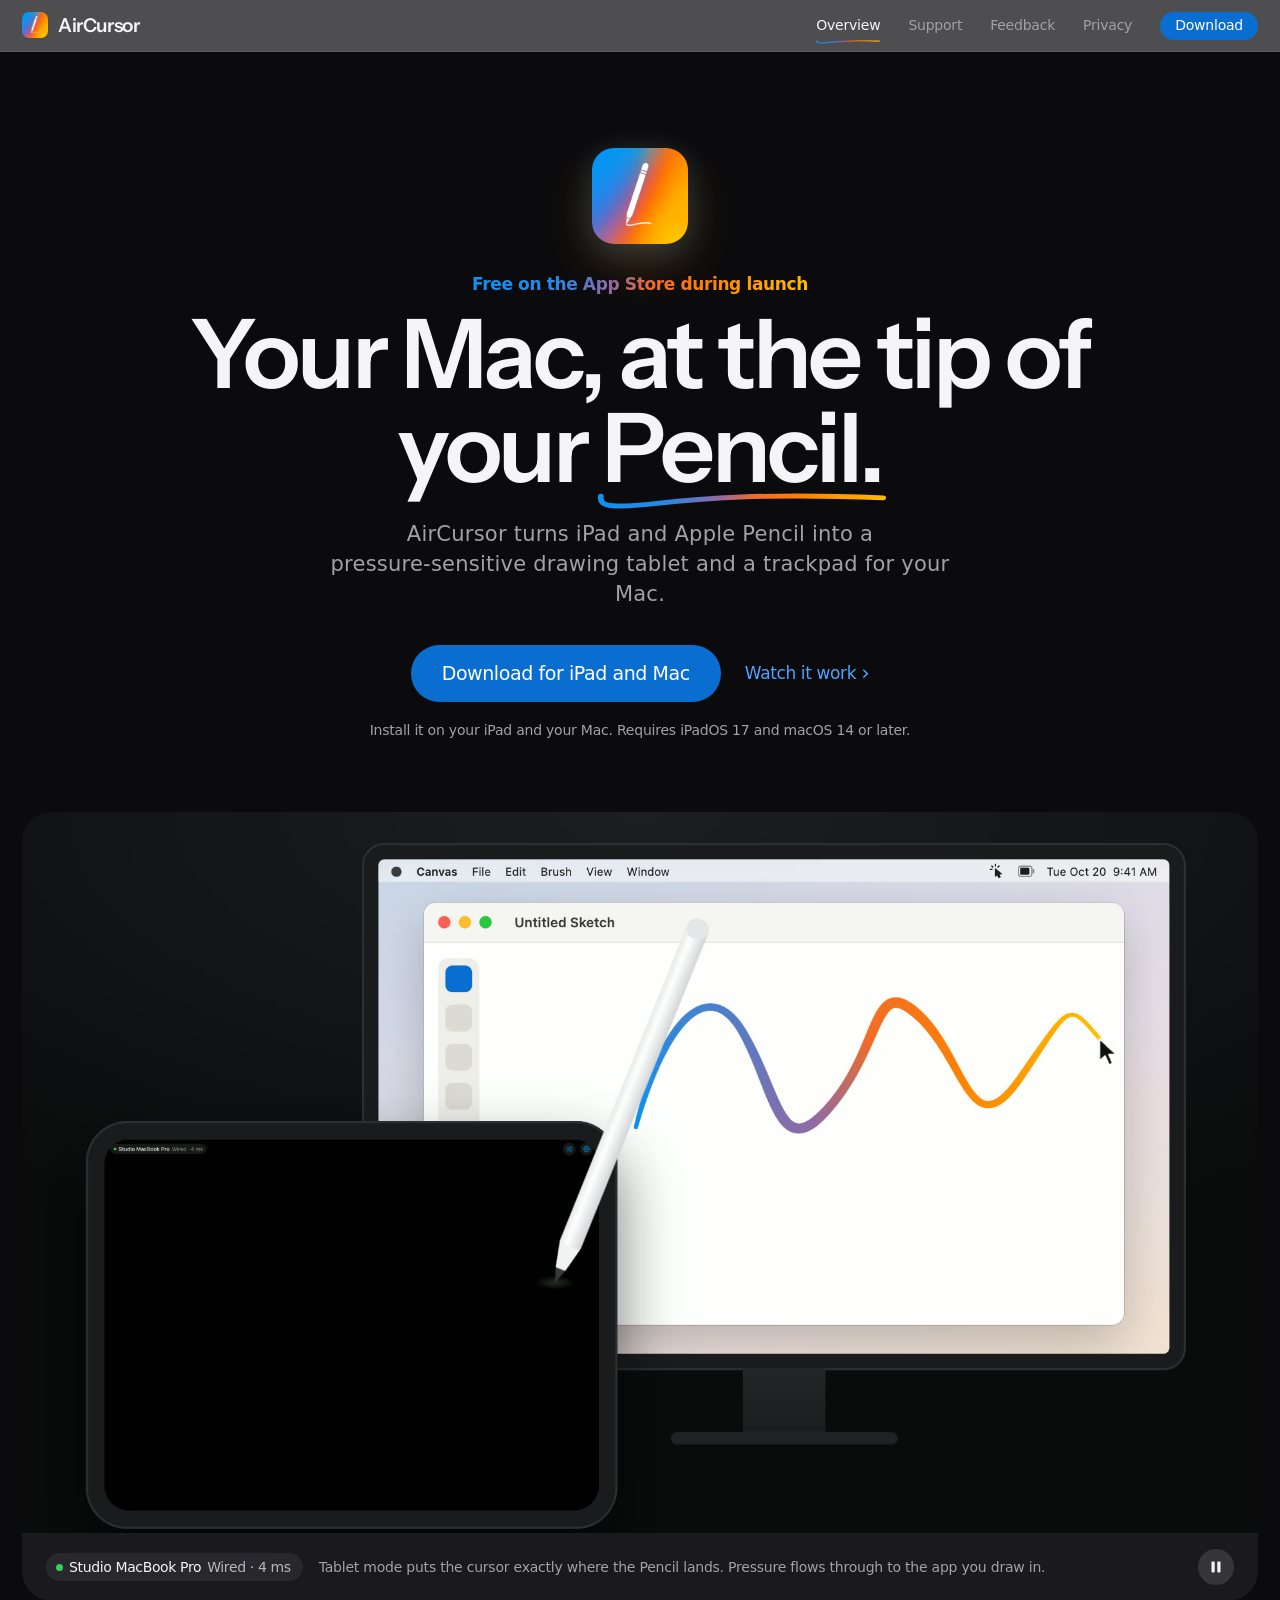
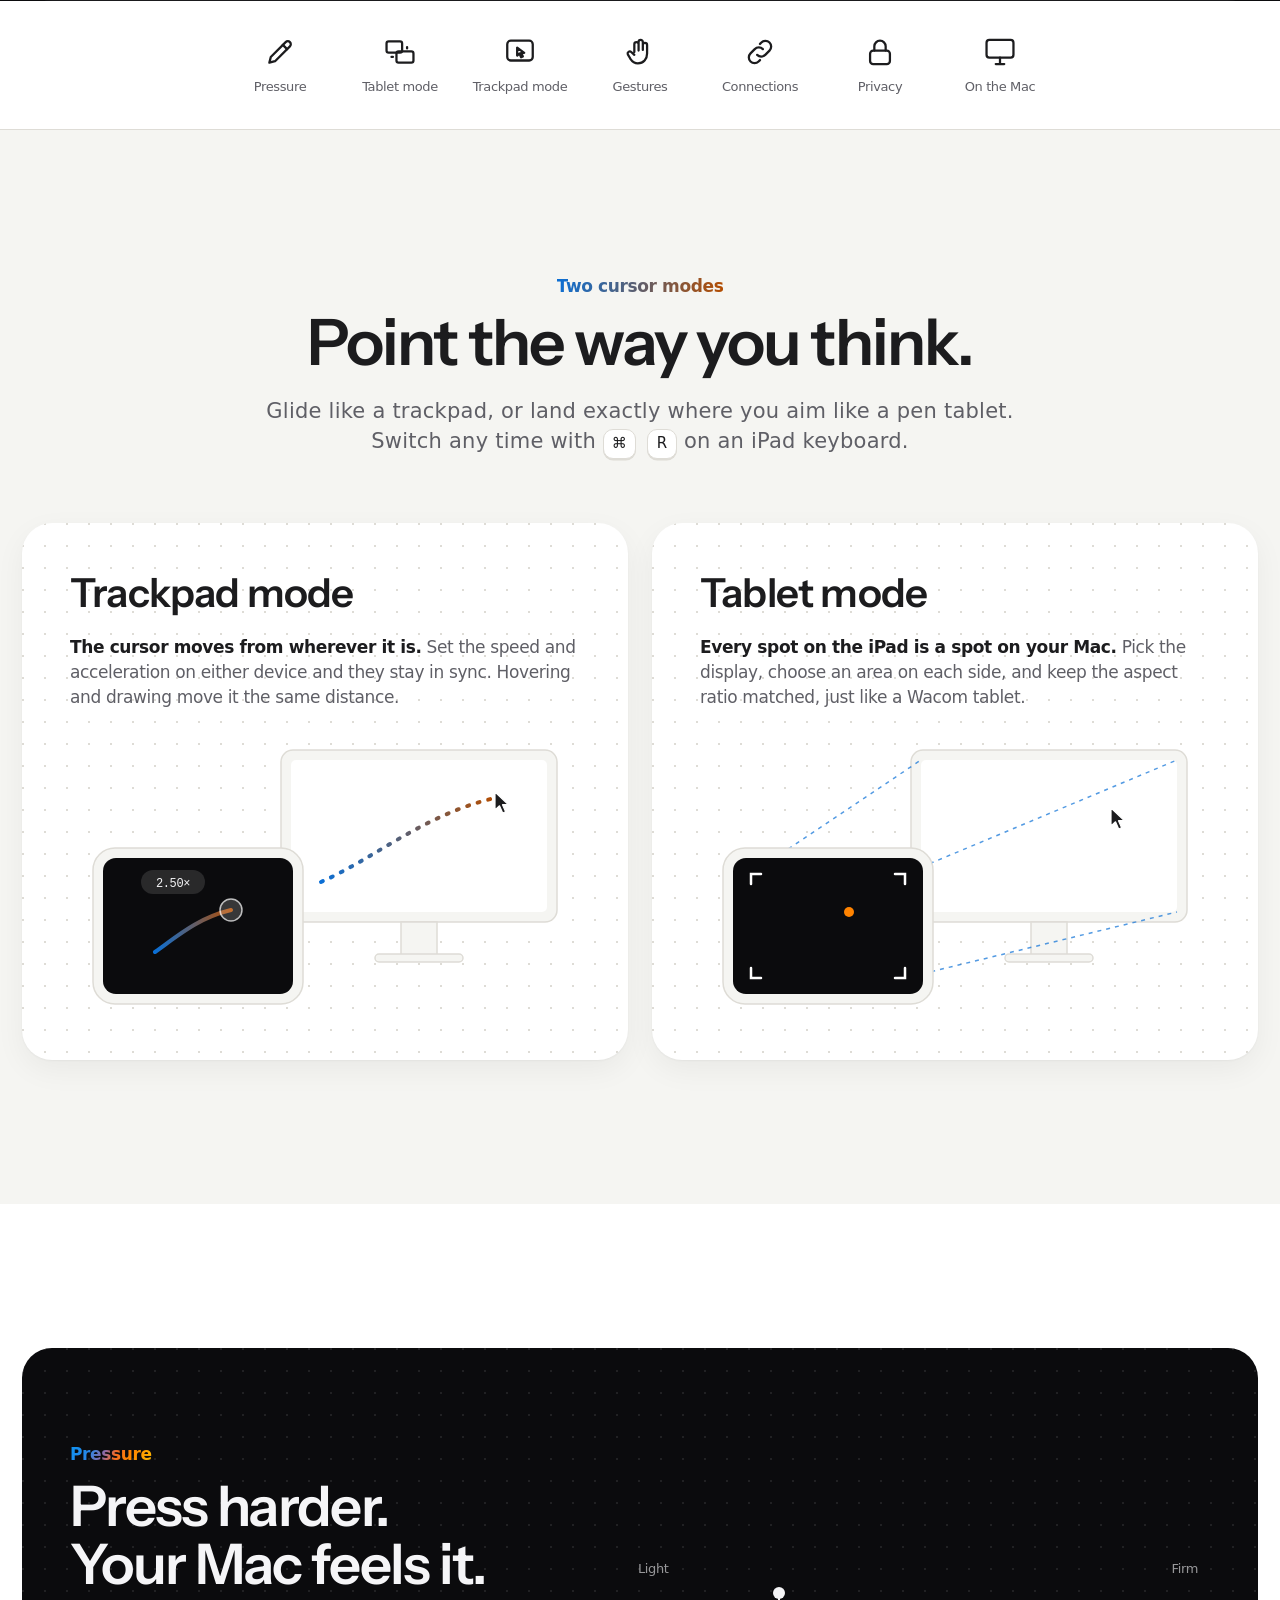
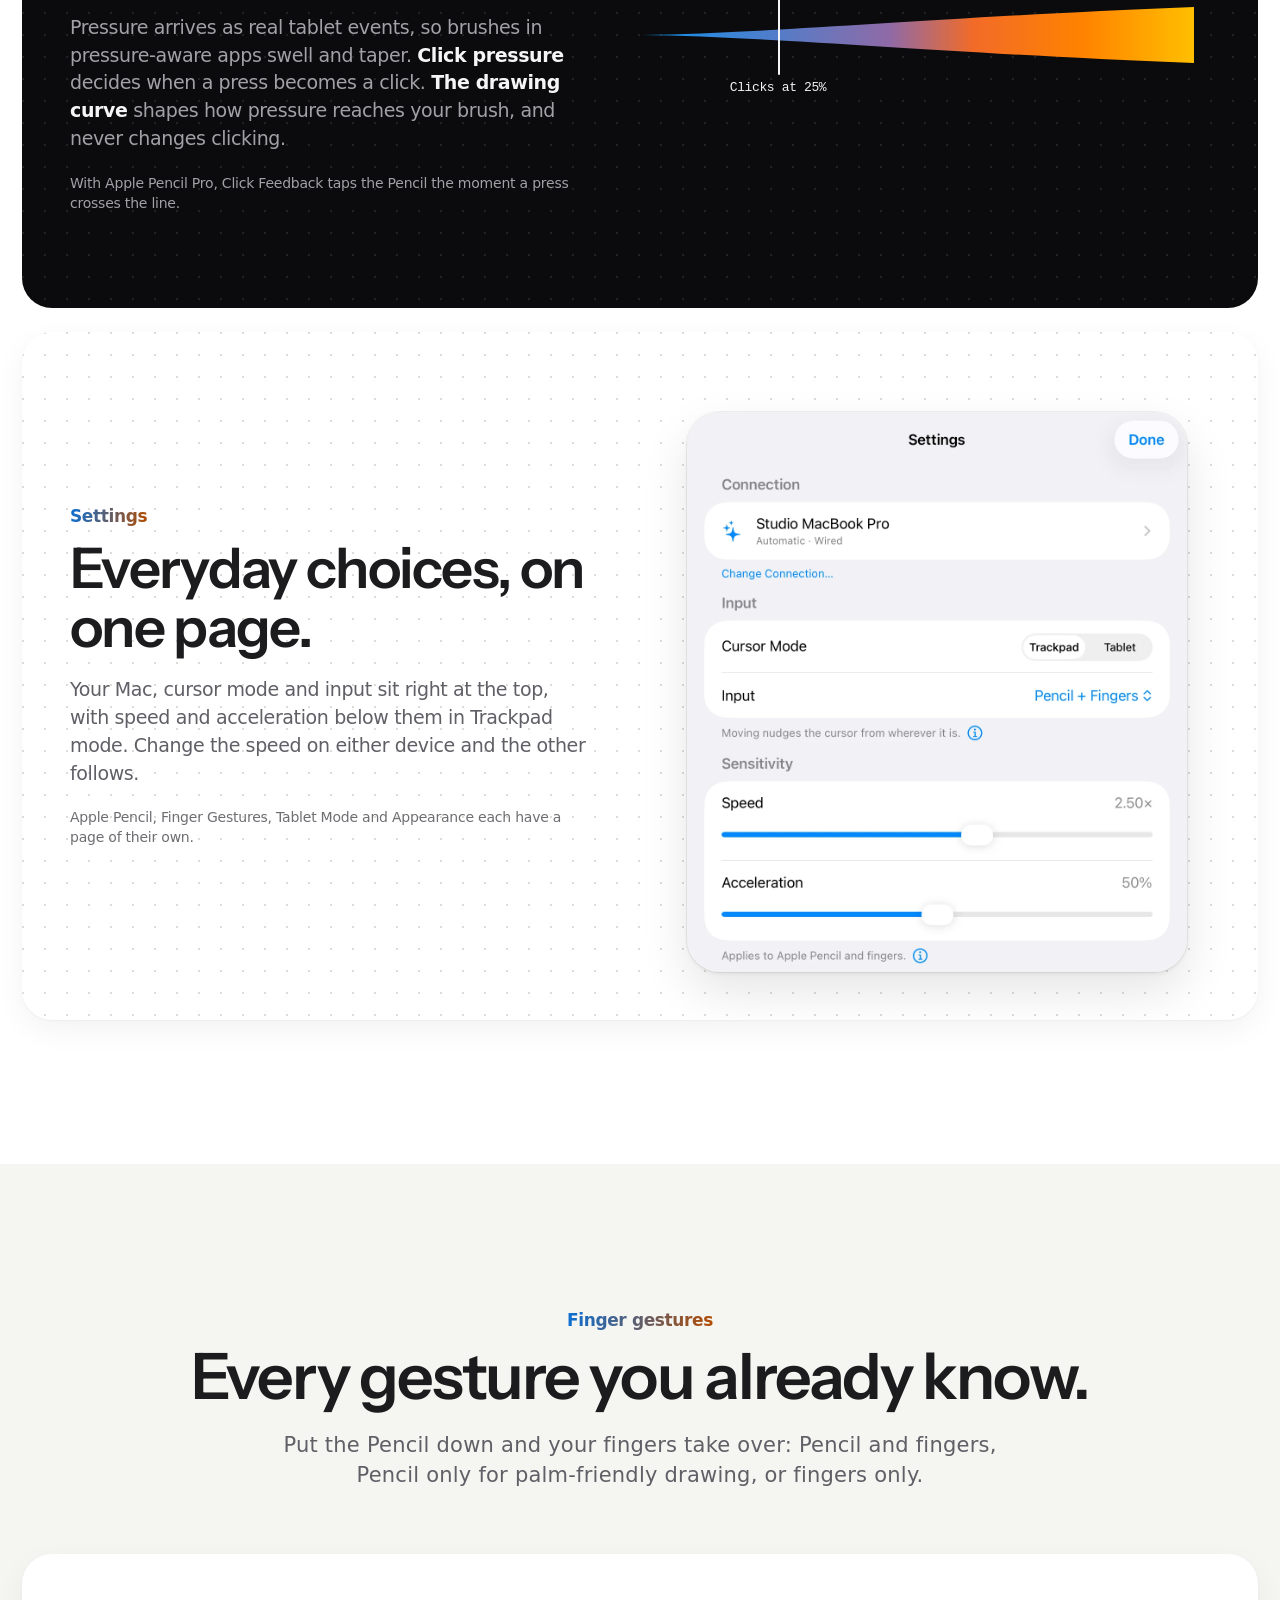
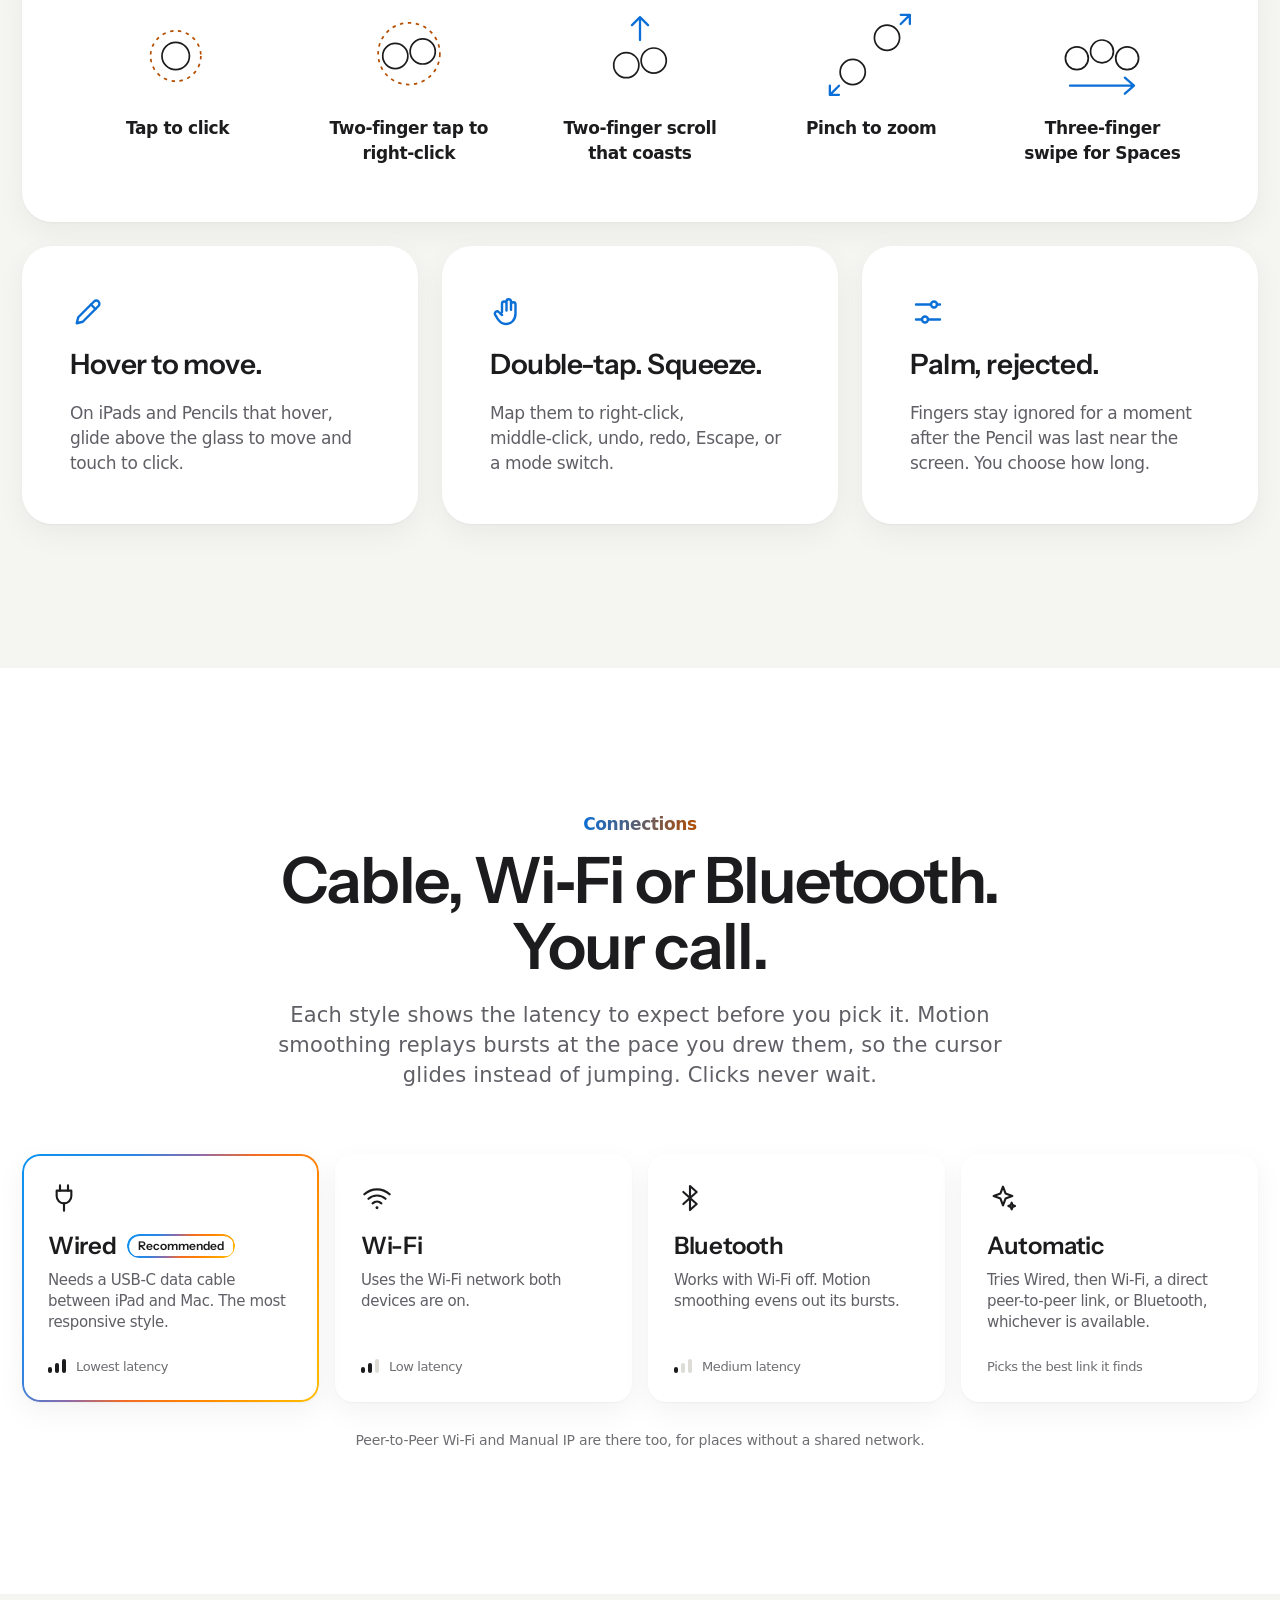
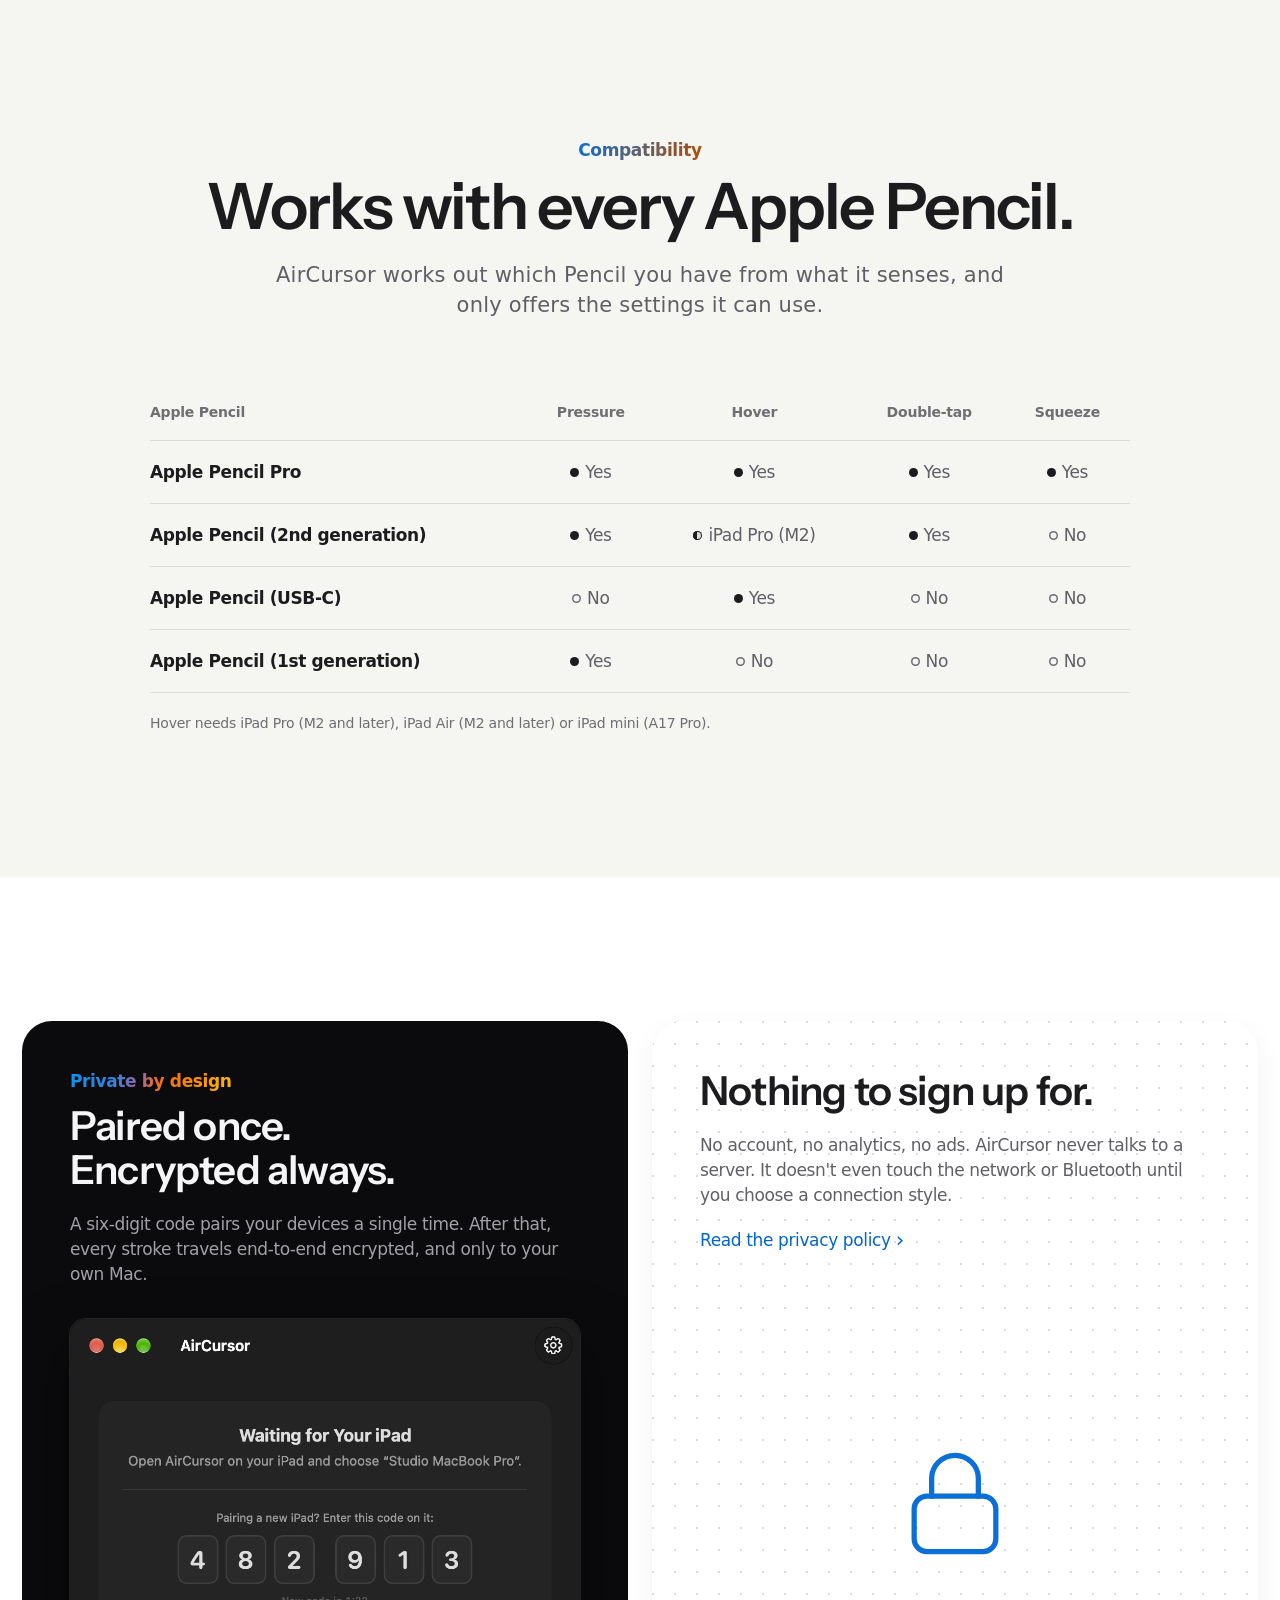
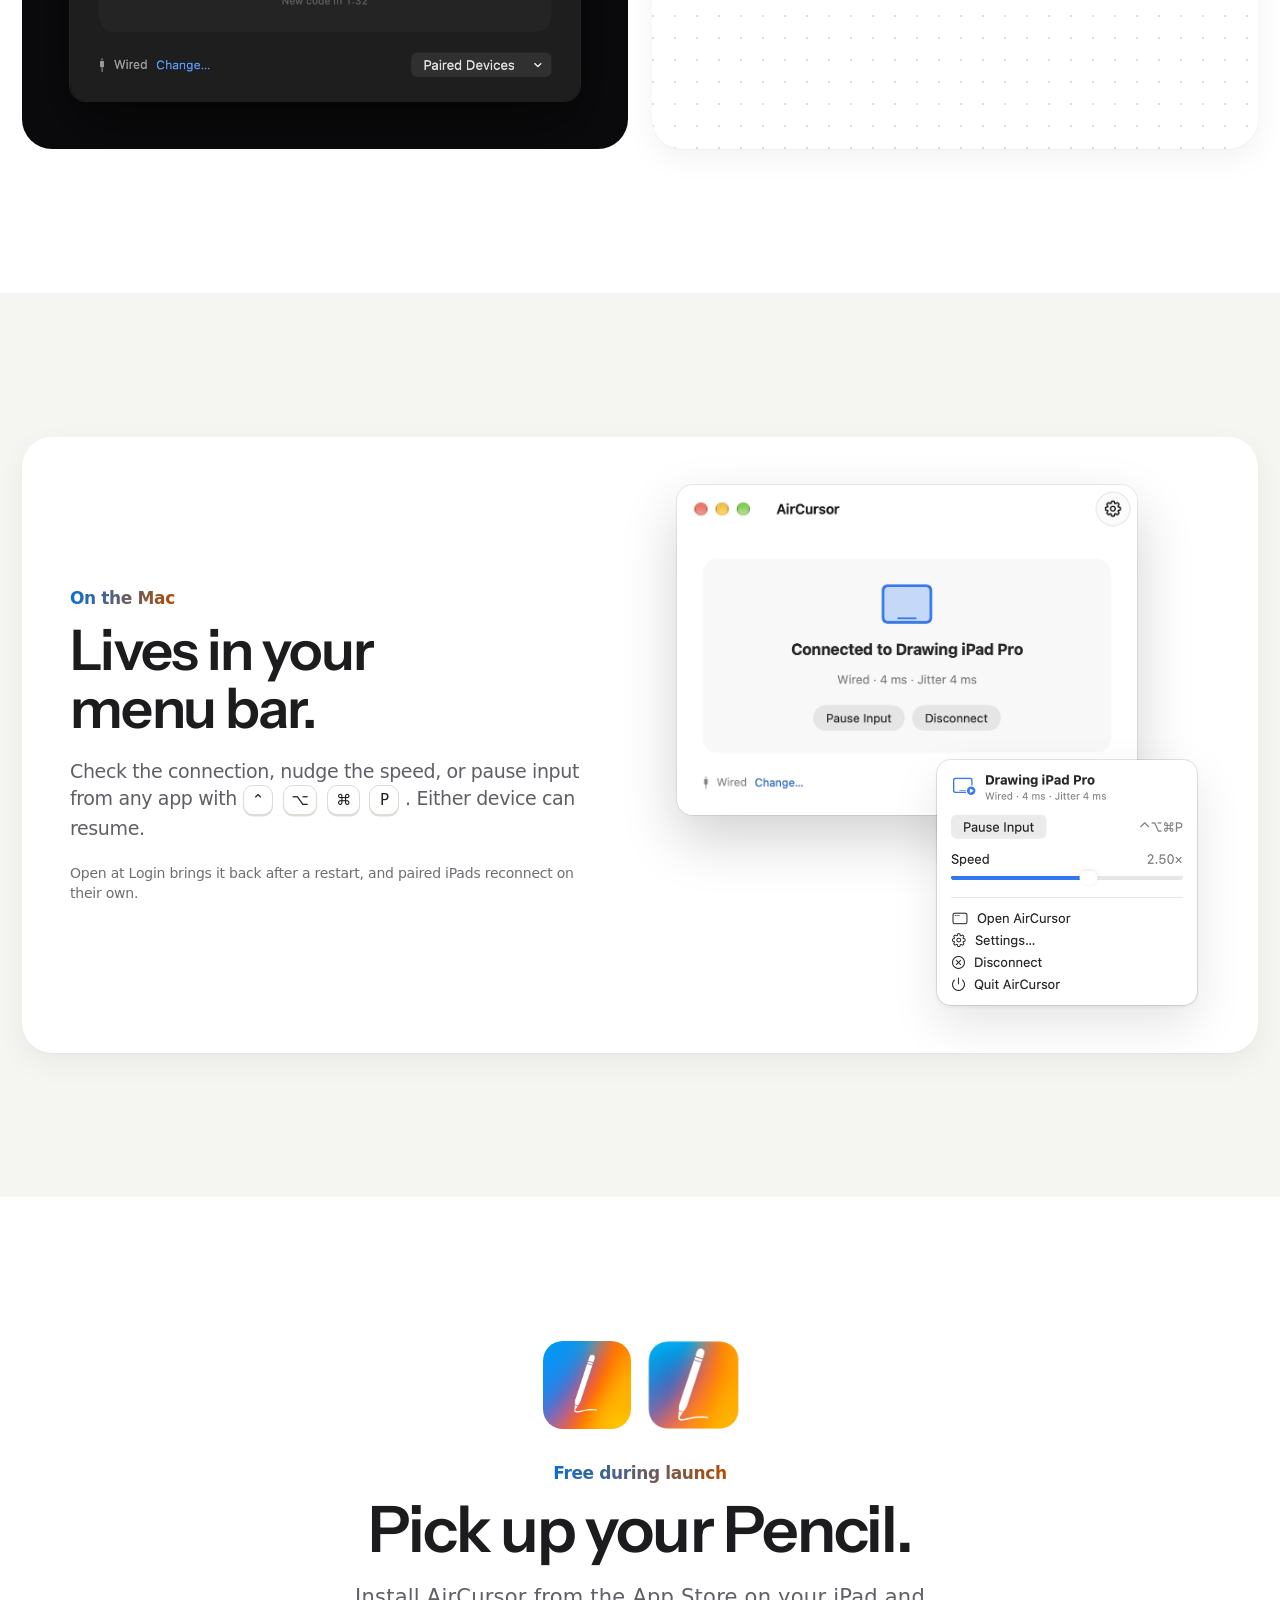
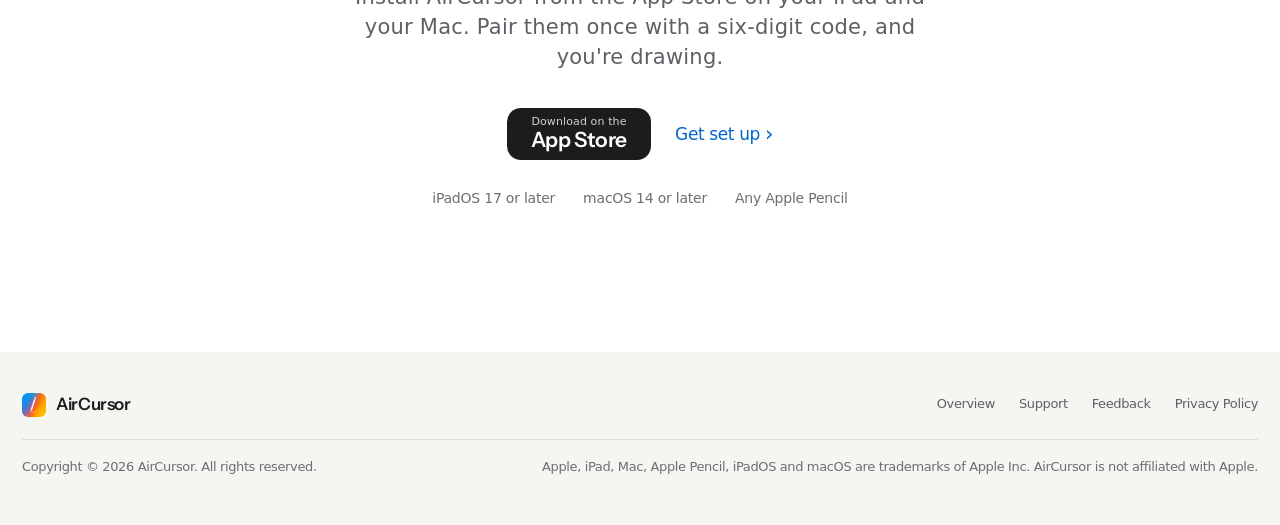
<file: index.html>
<!doctype html>
<html lang="en">
  <head>
    <meta charset="utf-8" />
    <meta name="viewport" content="width=device-width, initial-scale=1" />
    <title>AirCursor: Your Mac, at the tip of your Pencil</title>
    <meta
      name="description"
      content="AirCursor turns iPad and Apple Pencil into a pressure-sensitive drawing tablet and a trackpad for your Mac."
    />
    <meta property="og:title" content="AirCursor" />
    <meta
      property="og:description"
      content="Turn iPad and Apple Pencil into a drawing tablet and trackpad for your Mac."
    />
    <meta property="og:type" content="website" />
    <meta property="og:url" content="https://aircursor.app/" />
    <meta property="og:image" content="https://aircursor.app/assets/img/og-image.jpg" />
    <meta property="og:image:width" content="1200" />
    <meta property="og:image:height" content="630" />
    <meta
      property="og:image:alt"
      content="AirCursor on an iPad in front of a Mac: the Pencil's stroke appears on the Mac's screen."
    />
    <meta name="twitter:card" content="summary_large_image" />
    <meta name="theme-color" content="#0b0b0d" />
    <link rel="icon" type="image/png" href="assets/img/favicon.png" />
    <link rel="apple-touch-icon" href="assets/img/apple-touch-icon.png" />
    <link rel="preconnect" href="https://fonts.googleapis.com" />
    <link rel="preconnect" href="https://fonts.gstatic.com" crossorigin />
    <link
      rel="stylesheet"
      href="https://fonts.googleapis.com/css2?family=Instrument+Sans:wght@400..700&display=swap"
    />
    <link rel="stylesheet" href="assets/css/tokens.css" />
    <link rel="stylesheet" href="assets/css/site.css" />
    <script>
      document.documentElement.classList.add("ac-js");
    </script>
    <script src="assets/js/site.js" defer></script>
  </head>
  <body class="ac-page">
    <a class="ac-skip" href="#main">Skip to content</a>

    <header class="ac-nav ac-nav--stage">
      <div class="ac-nav__inner">
        <button
          class="ac-nav__menu"
          type="button"
          aria-label="Open menu"
          aria-expanded="false"
          aria-controls="site-links"
        >
          <svg class="ac-icon" aria-hidden="true"><use href="assets/img/icons.svg#menu"></use></svg>
        </button>
        <a class="ac-nav__brand" href="./">
          <img src="assets/img/aircursor-icon-ipad.png" alt="" />
          AirCursor
        </a>
        <nav class="ac-nav__links" id="site-links" aria-label="Site">
          <a href="./" aria-current="page">Overview</a>
          <a href="support/">Support</a>
          <a href="feedback/">Feedback</a>
          <a href="privacy/">Privacy</a>
        </nav>
        <a class="ac-btn ac-btn--primary ac-btn--sm" href="https://apps.apple.com/app/id0000000000">
          Download
        </a>
      </div>
    </header>

    <main id="main">
      <section class="ac-stage ac-hero">
        <div class="ac-hero__glow" aria-hidden="true"></div>
        <div class="ac-wrap">
          <img data-reveal class="ac-hero__icon" src="assets/img/aircursor-icon-ipad.png" alt="" />
          <p class="ac-eyebrow" data-reveal>Free on the App Store during launch</p>
          <h1 class="ac-hero-type ac-hero__title" data-reveal>
            Your Mac, at the tip of your
            <span class="ac-stroke">Pencil.</span>
          </h1>
          <p class="ac-lead" data-reveal>
            AirCursor turns iPad and Apple Pencil into a pressure&#8209;sensitive drawing tablet and
            a trackpad for your Mac.
          </p>
          <div class="ac-btn-row" data-reveal>
            <a
              class="ac-btn ac-btn--primary ac-btn--lg"
              href="https://apps.apple.com/app/id0000000000"
            >
              Download for iPad and Mac
            </a>
            <a class="ac-more" href="#demo">Watch it work</a>
          </div>
          <p class="ac-caption ac-hero__note" data-reveal>
            Install it on your iPad and your Mac. Requires iPadOS 17 and macOS 14 or later.
          </p>
        </div>

        <div class="ac-wrap ac-wrap--wide ac-hero__demo" id="demo">
          <figure class="ac-demo" data-ac-demo data-reveal>
            <div class="ac-demo__canvas">
              <video
                src="assets/video/aircursor-demo.mp4"
                poster="assets/video/aircursor-demo.jpg"
                autoplay
                muted
                loop
                playsinline
                preload="auto"
                aria-label="An Apple Pencil draws a wave on an iPad running AirCursor in Tablet mode. On the Mac display behind it, the cursor draws the same wave at the same spot, thicker where the Pencil presses harder."
              ></video>
            </div>
            <figcaption class="ac-demo__bar">
              <span class="ac-pill ac-pill--good">
                Studio MacBook Pro
                <span class="ac-pill__detail">Wired · 4 ms</span>
              </span>
              <p class="ac-caption">
                Tablet mode puts the cursor exactly where the Pencil lands. Pressure flows through
                to the app you draw in.
              </p>
              <button
                class="ac-demo__toggle"
                type="button"
                aria-label="Pause animation"
                aria-pressed="false"
              >
                <svg viewBox="0 0 14 14" aria-hidden="true">
                  <rect x="2.5" y="1.5" width="3.2" height="11" rx="1" fill="currentColor" />
                  <rect x="8.3" y="1.5" width="3.2" height="11" rx="1" fill="currentColor" />
                </svg>
              </button>
            </figcaption>
          </figure>
        </div>
      </section>

      <nav class="ac-chapters" aria-label="Features">
        <a href="#pressure">
          <svg class="ac-icon" aria-hidden="true">
            <use href="assets/img/icons.svg#pencil"></use>
          </svg>
          <span>Pressure</span>
        </a>
        <a href="#modes">
          <svg class="ac-icon" aria-hidden="true">
            <use href="assets/img/icons.svg#tablet"></use>
          </svg>
          <span>Tablet mode</span>
        </a>
        <a href="#modes">
          <svg class="ac-icon" aria-hidden="true">
            <use href="assets/img/icons.svg#trackpad"></use>
          </svg>
          <span>Trackpad mode</span>
        </a>
        <a href="#gestures">
          <svg class="ac-icon" aria-hidden="true"><use href="assets/img/icons.svg#hand"></use></svg>
          <span>Gestures</span>
        </a>
        <a href="#connect">
          <svg class="ac-icon" aria-hidden="true"><use href="assets/img/icons.svg#link"></use></svg>
          <span>Connections</span>
        </a>
        <a href="#private">
          <svg class="ac-icon" aria-hidden="true"><use href="assets/img/icons.svg#lock"></use></svg>
          <span>Privacy</span>
        </a>
        <a href="#mac">
          <svg class="ac-icon" aria-hidden="true"><use href="assets/img/icons.svg#mac"></use></svg>
          <span>On the Mac</span>
        </a>
      </nav>

      <section class="ac-section ac-section--alt" id="modes">
        <div class="ac-wrap ac-wrap--wide">
          <div class="ac-section__head" data-reveal>
            <p class="ac-eyebrow">Two cursor modes</p>
            <h2 class="ac-headline">Point the way you think.</h2>
            <p class="ac-lead">
              Glide like a trackpad, or land exactly where you aim like a pen tablet. Switch any
              time with
              <span class="ac-kbd">⌘</span>
              <span class="ac-kbd">R</span>
              on an iPad keyboard.
            </p>
          </div>
          <div class="ac-tiles">
            <article data-reveal class="ac-tile ac-tile--canvas">
              <div class="ac-tile__text">
                <h3 class="ac-title">Trackpad mode</h3>
                <p class="ac-body">
                  <strong>The cursor moves from wherever it is.</strong>
                  Set the speed and acceleration on either device and they stay in sync. Hovering
                  and drawing move it the same distance.
                </p>
              </div>
              <div class="ac-tile__visual">
                <svg viewBox="0 0 480 270" aria-hidden="true">
                  <defs>
                    <linearGradient id="acPadGrad" x1="0" x2="1">
                      <stop offset="0" style="stop-color: var(--stroke-blue)" />
                      <stop offset="1" style="stop-color: var(--stroke-orange)" />
                    </linearGradient>
                  </defs>
                  <rect x="196" y="8" width="276" height="172" rx="12" class="v-device" />
                  <rect x="206" y="18" width="256" height="152" rx="5" class="v-screen" />
                  <rect x="316" y="180" width="36" height="34" class="v-device" />
                  <rect x="290" y="212" width="88" height="8" rx="4" class="v-device" />
                  <rect x="8" y="106" width="210" height="156" rx="22" class="v-device" />
                  <rect x="18" y="116" width="190" height="136" rx="13" class="v-screen-dark" />
                  <path
                    d="M70 210 C 90 196, 112 176, 146 168"
                    class="v-trail"
                    stroke="url(#acPadGrad)"
                  />
                  <circle cx="146" cy="168" r="11" class="v-finger" />
                  <path
                    d="M236 140 C 290 116, 340 72, 410 56"
                    class="v-trail"
                    stroke="url(#acPadGrad)"
                    stroke-dasharray="2 9"
                  />
                  <path
                    d="M410 50 L410 68 L414.5 63.8 L417.7 71 L420.6 69.7 L417.5 62.7 L423.5 62.7 Z"
                    class="v-cursor"
                  />
                  <rect x="56" y="128" width="64" height="24" rx="12" class="v-chip" />
                  <text x="88" y="144.5" text-anchor="middle" class="v-chip-text">2.50×</text>
                </svg>
              </div>
            </article>
            <article data-reveal class="ac-tile ac-tile--canvas">
              <div class="ac-tile__text">
                <h3 class="ac-title">Tablet mode</h3>
                <p class="ac-body">
                  <strong>Every spot on the iPad is a spot on your Mac.</strong>
                  Pick the display, choose an area on each side, and keep the aspect ratio matched,
                  just like a Wacom tablet.
                </p>
              </div>
              <div class="ac-tile__visual">
                <svg viewBox="0 0 480 270" aria-hidden="true">
                  <rect x="196" y="8" width="276" height="172" rx="12" class="v-device" />
                  <rect x="206" y="18" width="256" height="152" rx="5" class="v-screen" />
                  <rect x="316" y="180" width="36" height="34" class="v-device" />
                  <rect x="290" y="212" width="88" height="8" rx="4" class="v-device" />
                  <path
                    d="M36 132L206 18M190 132L462 18M190 236L462 170M36 236L206 170"
                    class="v-map"
                  />
                  <rect x="8" y="106" width="210" height="156" rx="22" class="v-device" />
                  <rect x="18" y="116" width="190" height="136" rx="13" class="v-screen-dark" />
                  <path
                    d="M36 142v-10h10M180 132h10v10M190 226v10h-10M46 236h-10v-10"
                    class="v-corner"
                  />
                  <circle cx="134" cy="170" r="5" class="v-dot" />
                  <path
                    d="M396 66 L396 84 L400.5 79.8 L403.7 87 L406.6 85.7 L403.5 78.7 L409.5 78.7 Z"
                    class="v-cursor"
                  />
                </svg>
              </div>
            </article>
          </div>
        </div>
      </section>

      <section class="ac-section" id="pressure">
        <div class="ac-wrap ac-wrap--wide">
          <div class="ac-tiles">
            <article data-reveal class="ac-tile ac-tile--full ac-tile--stage ac-tile--canvas ac-tile--split">
              <div class="ac-tile__text">
                <p class="ac-eyebrow">Pressure</p>
                <h2 class="ac-headline ac-headline--tile">
                  Press harder.
                  <br />
                  Your Mac feels it.
                </h2>
                <p class="ac-body ac-body--lg">
                  Pressure arrives as real tablet events, so brushes in pressure&#8209;aware apps
                  swell and taper.
                  <strong>Click pressure</strong>
                  decides when a press becomes a click.
                  <strong>The drawing curve</strong>
                  shapes how pressure reaches your brush, and never changes clicking.
                </p>
                <p class="ac-caption">
                  With Apple Pencil Pro, Click Feedback taps the Pencil the moment a press crosses
                  the line.
                </p>
              </div>
              <div style="color: var(--on-stage)">
                <div
                  class="ac-pressure"
                  role="img"
                  aria-label="Pressure strip: light contact moves the cursor, pressing past 25% clicks."
                >
                  <svg
                    class="ac-pressure__wedge"
                    viewBox="0 0 560 64"
                    preserveAspectRatio="none"
                    aria-hidden="true"
                  >
                    <defs>
                      <linearGradient id="acWedge" x1="0" x2="1">
                        <stop offset="0" style="stop-color: var(--brand-blue)" />
                        <stop offset=".45" style="stop-color: var(--brand-violet)" />
                        <stop offset=".6" style="stop-color: var(--brand-coral)" />
                        <stop offset=".8" style="stop-color: var(--brand-orange)" />
                        <stop offset="1" style="stop-color: var(--brand-amber)" />
                      </linearGradient>
                    </defs>
                    <path
                      d="M4 32 C 140 30, 300 14, 556 4 L556 60 C 300 50, 140 34, 4 32 Z"
                      fill="url(#acWedge)"
                    />
                  </svg>
                  <span class="ac-pressure__mark" style="left: 25%"></span>
                  <span class="ac-pressure__label" style="left: 25%">Clicks at 25%</span>
                  <div class="ac-pressure__ends" aria-hidden="true">
                    <span>Light</span>
                    <span>Firm</span>
                  </div>
                </div>
              </div>
            </article>
            <article
              id="settings"
              data-reveal
              class="ac-tile ac-tile--full ac-tile--split ac-tile--split-even ac-tile--canvas"
            >
              <div class="ac-tile__text">
                <p class="ac-eyebrow">Settings</p>
                <h2 class="ac-headline ac-headline--tile">Everyday choices, on one&nbsp;page.</h2>
                <p class="ac-body ac-body--lg">
                  Your Mac, cursor mode and input sit right at the top, with speed and acceleration
                  below them in Trackpad mode. Change the speed on either device and the other
                  follows.
                </p>
                <p class="ac-caption">
                  Apple Pencil, Finger Gestures, Tablet Mode and Appearance each have a page of
                  their own.
                </p>
              </div>
              <div class="ac-tile__visual ac-tile__visual--center">
                <picture data-reveal="zoom" class="ac-shot ac-shot--sheet">
                  <source
                    srcset="assets/img/screens/ipad-settings-dark.webp"
                    media="(prefers-color-scheme: dark)"
                  />
                  <img
                    src="assets/img/screens/ipad-settings-light.webp"
                    alt="AirCursor Settings on iPad: connected to Studio MacBook Pro over Wired, Cursor Mode set to Trackpad, Input set to Pencil and Fingers, Speed 2.50× and Acceleration 50%."
                    width="580"
                    height="650"
                    loading="lazy"
                  />
                </picture>
              </div>
            </article>
          </div>
        </div>
      </section>

      <section class="ac-section ac-section--alt" id="gestures">
        <div class="ac-wrap ac-wrap--wide">
          <div class="ac-section__head" data-reveal>
            <p class="ac-eyebrow">Finger gestures</p>
            <h2 class="ac-headline">Every gesture you already know.</h2>
            <p class="ac-lead">
              Put the Pencil down and your fingers take over: Pencil and fingers, Pencil only for
              palm&#8209;friendly drawing, or fingers only.
            </p>
          </div>
          <div class="ac-tiles">
            <article data-reveal class="ac-tile ac-tile--full ac-tile--gestures">
              <div class="ac-gestures">
                <div class="ac-gesture" data-reveal>
                  <svg viewBox="0 0 84 80" aria-hidden="true">
                    <circle cx="40" cy="40" r="12" class="v-g-finger" />
                    <circle cx="40" cy="40" r="22" class="v-g-ring" />
                  </svg>
                  <p>Tap to click</p>
                </div>
                <div class="ac-gesture" data-reveal>
                  <svg viewBox="0 0 84 80" aria-hidden="true">
                    <circle cx="30" cy="40" r="11" class="v-g-finger" />
                    <circle cx="54" cy="36" r="11" class="v-g-finger" />
                    <circle cx="42" cy="38" r="27" class="v-g-ring" />
                  </svg>
                  <p>Two-finger tap to right&#8209;click</p>
                </div>
                <div class="ac-gesture" data-reveal>
                  <svg viewBox="0 0 84 80" aria-hidden="true">
                    <circle cx="30" cy="48" r="11" class="v-g-finger" />
                    <circle cx="54" cy="44" r="11" class="v-g-finger" />
                    <path d="M42 26V6M35 13l7-7 7 7" class="v-g-arrow" />
                  </svg>
                  <p>Two-finger scroll that coasts</p>
                </div>
                <div class="ac-gesture" data-reveal>
                  <svg viewBox="0 0 84 80" aria-hidden="true">
                    <circle cx="26" cy="54" r="11" class="v-g-finger" />
                    <circle cx="56" cy="24" r="11" class="v-g-finger" />
                    <path d="M14 66l-8 8M6 66v8h8M68 12l8-8M76 12V4h-8" class="v-g-arrow" />
                  </svg>
                  <p>Pinch to zoom</p>
                </div>
                <div class="ac-gesture" data-reveal>
                  <svg viewBox="0 0 84 80" aria-hidden="true">
                    <circle cx="20" cy="42" r="10" class="v-g-finger" />
                    <circle cx="42" cy="36" r="10" class="v-g-finger" />
                    <circle cx="64" cy="42" r="10" class="v-g-finger" />
                    <path d="M14 66h56M62 59l8 7-8 7" class="v-g-arrow" />
                  </svg>
                  <p>Three-finger swipe for Spaces</p>
                </div>
              </div>
            </article>
            <article data-reveal class="ac-tile ac-tile--third ac-tile--compact">
              <div class="ac-tile__text">
                <svg class="ac-icon ac-tile__icon" aria-hidden="true">
                  <use href="assets/img/icons.svg#pencil"></use>
                </svg>
                <h3 class="ac-subtitle">Hover to move.</h3>
                <p class="ac-body">
                  On iPads and Pencils that hover, glide above the glass to move and touch to click.
                </p>
              </div>
            </article>
            <article data-reveal class="ac-tile ac-tile--third ac-tile--compact">
              <div class="ac-tile__text">
                <svg class="ac-icon ac-tile__icon" aria-hidden="true">
                  <use href="assets/img/icons.svg#hand"></use>
                </svg>
                <h3 class="ac-subtitle">Double-tap. Squeeze.</h3>
                <p class="ac-body">
                  Map them to right&#8209;click, middle&#8209;click, undo, redo, Escape, or a mode
                  switch.
                </p>
              </div>
            </article>
            <article data-reveal class="ac-tile ac-tile--third ac-tile--compact">
              <div class="ac-tile__text">
                <svg class="ac-icon ac-tile__icon" aria-hidden="true">
                  <use href="assets/img/icons.svg#sliders"></use>
                </svg>
                <h3 class="ac-subtitle">Palm, rejected.</h3>
                <p class="ac-body">
                  Fingers stay ignored for a moment after the Pencil was last near the screen. You
                  choose how long.
                </p>
              </div>
            </article>
          </div>
        </div>
      </section>

      <section class="ac-section" id="connect">
        <div class="ac-wrap ac-wrap--wide">
          <div class="ac-section__head" data-reveal>
            <p class="ac-eyebrow">Connections</p>
            <h2 class="ac-headline">
              Cable, Wi&#8209;Fi or Bluetooth.
              <br />
              Your call.
            </h2>
            <p class="ac-lead">
              Each style shows the latency to expect before you pick it. Motion smoothing replays
              bursts at the pace you drew them, so the cursor glides instead of jumping. Clicks
              never wait.
            </p>
          </div>
          <div class="ac-conns">
            <article data-reveal class="ac-conn ac-conn--recommended">
              <svg class="ac-icon" aria-hidden="true">
                <use href="assets/img/icons.svg#cable"></use>
              </svg>
              <h3>
                Wired
                <span
                  class="ac-badge ac-badge--gradient"
                  style="vertical-align: 4px; margin-left: 6px"
                >
                  Recommended
                </span>
              </h3>
              <p>Needs a USB-C data cable between iPad and Mac. The most responsive style.</p>
              <div class="ac-conn__foot">
                <span class="ac-meter" data-level="3" aria-hidden="true">
                  <i></i>
                  <i></i>
                  <i></i>
                </span>
                <span>Lowest latency</span>
              </div>
            </article>
            <article data-reveal class="ac-conn">
              <svg class="ac-icon" aria-hidden="true">
                <use href="assets/img/icons.svg#wifi"></use>
              </svg>
              <h3>Wi-Fi</h3>
              <p>Uses the Wi-Fi network both devices are on.</p>
              <div class="ac-conn__foot">
                <span class="ac-meter" data-level="2" aria-hidden="true">
                  <i></i>
                  <i></i>
                  <i></i>
                </span>
                <span>Low latency</span>
              </div>
            </article>
            <article data-reveal class="ac-conn">
              <svg class="ac-icon" aria-hidden="true">
                <use href="assets/img/icons.svg#bluetooth"></use>
              </svg>
              <h3>Bluetooth</h3>
              <p>Works with Wi-Fi off. Motion smoothing evens out its bursts.</p>
              <div class="ac-conn__foot">
                <span class="ac-meter" data-level="1" aria-hidden="true">
                  <i></i>
                  <i></i>
                  <i></i>
                </span>
                <span>Medium latency</span>
              </div>
            </article>
            <article data-reveal class="ac-conn">
              <svg class="ac-icon" aria-hidden="true">
                <use href="assets/img/icons.svg#auto"></use>
              </svg>
              <h3>Automatic</h3>
              <p>
                Tries Wired, then Wi-Fi, a direct peer-to-peer link, or Bluetooth, whichever is
                available.
              </p>
              <div class="ac-conn__foot"><span>Picks the best link it finds</span></div>
            </article>
          </div>
          <p class="ac-caption ac-center-note">
            Peer-to-Peer Wi&#8209;Fi and Manual IP are there too, for places without a shared
            network.
          </p>
        </div>
      </section>

      <section class="ac-section ac-section--alt">
        <div class="ac-wrap">
          <div class="ac-section__head" data-reveal>
            <p class="ac-eyebrow">Compatibility</p>
            <h2 class="ac-headline">Works with every Apple&nbsp;Pencil.</h2>
            <p class="ac-lead">
              AirCursor works out which Pencil you have from what it senses, and only offers the
              settings it can use.
            </p>
          </div>
          <table class="ac-table" data-reveal>
            <thead>
              <tr>
                <th scope="col">Apple Pencil</th>
                <th scope="col">Pressure</th>
                <th scope="col">Hover</th>
                <th scope="col">Double-tap</th>
                <th scope="col">Squeeze</th>
              </tr>
            </thead>
            <tbody>
              <tr>
                <th scope="row">Apple Pencil Pro</th>
                <td><span class="ac-yes">Yes</span></td>
                <td><span class="ac-yes">Yes</span></td>
                <td><span class="ac-yes">Yes</span></td>
                <td><span class="ac-yes">Yes</span></td>
              </tr>
              <tr>
                <th scope="row">Apple Pencil (2nd generation)</th>
                <td><span class="ac-yes">Yes</span></td>
                <td><span class="ac-partial">iPad Pro (M2)</span></td>
                <td><span class="ac-yes">Yes</span></td>
                <td><span class="ac-no">No</span></td>
              </tr>
              <tr>
                <th scope="row">Apple Pencil (USB-C)</th>
                <td><span class="ac-no">No</span></td>
                <td><span class="ac-yes">Yes</span></td>
                <td><span class="ac-no">No</span></td>
                <td><span class="ac-no">No</span></td>
              </tr>
              <tr>
                <th scope="row">Apple Pencil (1st generation)</th>
                <td><span class="ac-yes">Yes</span></td>
                <td><span class="ac-no">No</span></td>
                <td><span class="ac-no">No</span></td>
                <td><span class="ac-no">No</span></td>
              </tr>
            </tbody>
          </table>
          <p class="ac-caption" style="margin-top: 20px">
            Hover needs iPad Pro (M2 and later), iPad Air (M2 and later) or iPad mini (A17 Pro).
          </p>
        </div>
      </section>

      <section class="ac-section" id="private">
        <div class="ac-wrap ac-wrap--wide">
          <div class="ac-tiles">
            <article data-reveal class="ac-tile ac-tile--stage ac-tile--spread">
              <div class="ac-tile__text">
                <p class="ac-eyebrow">Private by design</p>
                <h3 class="ac-title">
                  Paired once.
                  <br />
                  Encrypted always.
                </h3>
                <p class="ac-body">
                  A six&#8209;digit code pairs your devices a single time. After that, every stroke
                  travels end&#8209;to&#8209;end encrypted, and only to your own Mac.
                </p>
              </div>
              <div class="ac-tile__visual ac-tile__visual--center">
                <img
                  data-reveal="zoom"
                  class="ac-shot ac-shot--window"
                  src="assets/img/screens/mac-waiting-dark.webp"
                  alt="AirCursor on the Mac, waiting for an iPad and showing the pairing code 482 913."
                  width="500"
                  height="374"
                  loading="lazy"
                />
              </div>
            </article>
            <article data-reveal class="ac-tile ac-tile--canvas ac-tile--spread">
              <div class="ac-tile__text">
                <h3 class="ac-title">Nothing to sign up for.</h3>
                <p class="ac-body">
                  No account, no analytics, no ads. AirCursor never talks to a server. It doesn't
                  even touch the network or Bluetooth until you choose a connection style.
                </p>
                <p><a class="ac-more" href="privacy/">Read the privacy policy</a></p>
              </div>
              <div class="ac-tile__visual ac-tile__visual--center">
                <svg class="ac-icon ac-big-icon" aria-hidden="true">
                  <use href="assets/img/icons.svg#lock"></use>
                </svg>
              </div>
            </article>
          </div>
        </div>
      </section>

      <section class="ac-section ac-section--alt" id="mac">
        <div class="ac-wrap ac-wrap--wide">
          <div class="ac-tiles">
            <article data-reveal class="ac-tile ac-tile--full ac-tile--split ac-tile--split-even">
              <div class="ac-tile__text">
                <p class="ac-eyebrow">On the Mac</p>
                <h2 class="ac-headline ac-headline--tile">Lives in your menu&nbsp;bar.</h2>
                <p class="ac-body ac-body--lg">
                  Check the connection, nudge the speed, or pause input from any app with
                  <span class="ac-kbd">⌃</span>
                  <span class="ac-kbd">⌥</span>
                  <span class="ac-kbd">⌘</span>
                  <span class="ac-kbd">P</span>
                  . Either device can resume.
                </p>
                <p class="ac-caption">
                  Open at Login brings it back after a restart, and paired iPads reconnect on their
                  own.
                </p>
              </div>
              <div class="ac-shots-mac">
                <picture data-reveal="zoom" class="ac-shot ac-shot--window">
                  <source
                    srcset="assets/img/screens/mac-connected-dark.webp"
                    media="(prefers-color-scheme: dark)"
                  />
                  <img
                    src="assets/img/screens/mac-connected-light.webp"
                    alt="AirCursor's window on the Mac: Connected to Drawing iPad Pro, Wired, 4 ms, with Pause Input and Disconnect buttons."
                    width="500"
                    height="359"
                    loading="lazy"
                  />
                </picture>
                <div data-reveal="zoom" class="ac-shot ac-shot--menu">
                  <picture>
                    <source
                      srcset="assets/img/screens/mac-menu-dark.webp"
                      media="(prefers-color-scheme: dark)"
                    />
                    <img
                      src="assets/img/screens/mac-menu-light.webp"
                      alt="AirCursor's menu bar menu: Drawing iPad Pro over Wired, Pause Input with its ⌃⌥⌘P shortcut, a Speed slider at 2.50×, and Open AirCursor, Settings, Disconnect and Quit."
                      width="260"
                      height="245"
                      loading="lazy"
                    />
                  </picture>
                </div>
              </div>
            </article>
          </div>
        </div>
      </section>

      <section class="ac-section ac-cta" id="download">
        <div class="ac-wrap">
          <div class="ac-cta__icons" data-reveal>
            <img src="assets/img/aircursor-icon-ipad.png" alt="AirCursor for iPad" />
            <img src="assets/img/aircursor-icon-mac.png" alt="AirCursor for Mac" />
          </div>
          <p class="ac-eyebrow" data-reveal>Free during launch</p>
          <h2 class="ac-headline" data-reveal>Pick up your Pencil.</h2>
          <p class="ac-lead" data-reveal>
            Install AirCursor from the App Store on your iPad and your Mac. Pair them once with a
            six&#8209;digit code, and you're drawing.
          </p>
          <div class="ac-btn-row" data-reveal>
            <!-- Replace with Apple's official "Download on the App Store" badge once the listing is live -->
            <a class="ac-store" href="https://apps.apple.com/app/id0000000000">
              <small>Download on the</small>
              <span>App Store</span>
            </a>
            <a class="ac-more" href="support/#start">Get set up</a>
          </div>
          <div class="ac-reqs" data-reveal>
            <span class="ac-caption">iPadOS 17 or later</span>
            <span class="ac-caption">macOS 14 or later</span>
            <span class="ac-caption">Any Apple Pencil</span>
          </div>
        </div>
      </section>
    </main>

    <footer class="ac-footer">
      <div class="ac-wrap ac-wrap--wide">
        <div class="ac-footer__top">
          <div class="ac-footer__brand">
            <img src="assets/img/aircursor-icon-ipad.png" alt="" />
            AirCursor
          </div>
          <nav class="ac-footer__links" aria-label="Footer">
            <a href="./">Overview</a>
            <a href="support/">Support</a>
            <a href="feedback/">Feedback</a>
            <a href="privacy/">Privacy Policy</a>
          </nav>
        </div>
        <div class="ac-footer__legal">
          <p>Copyright © 2026 AirCursor. All rights reserved.</p>
          <p>
            Apple, iPad, Mac, Apple Pencil, iPadOS and macOS are trademarks of Apple Inc. AirCursor
            is not affiliated with Apple.
          </p>
        </div>
      </div>
    </footer>
  </body>
</html>
</file>
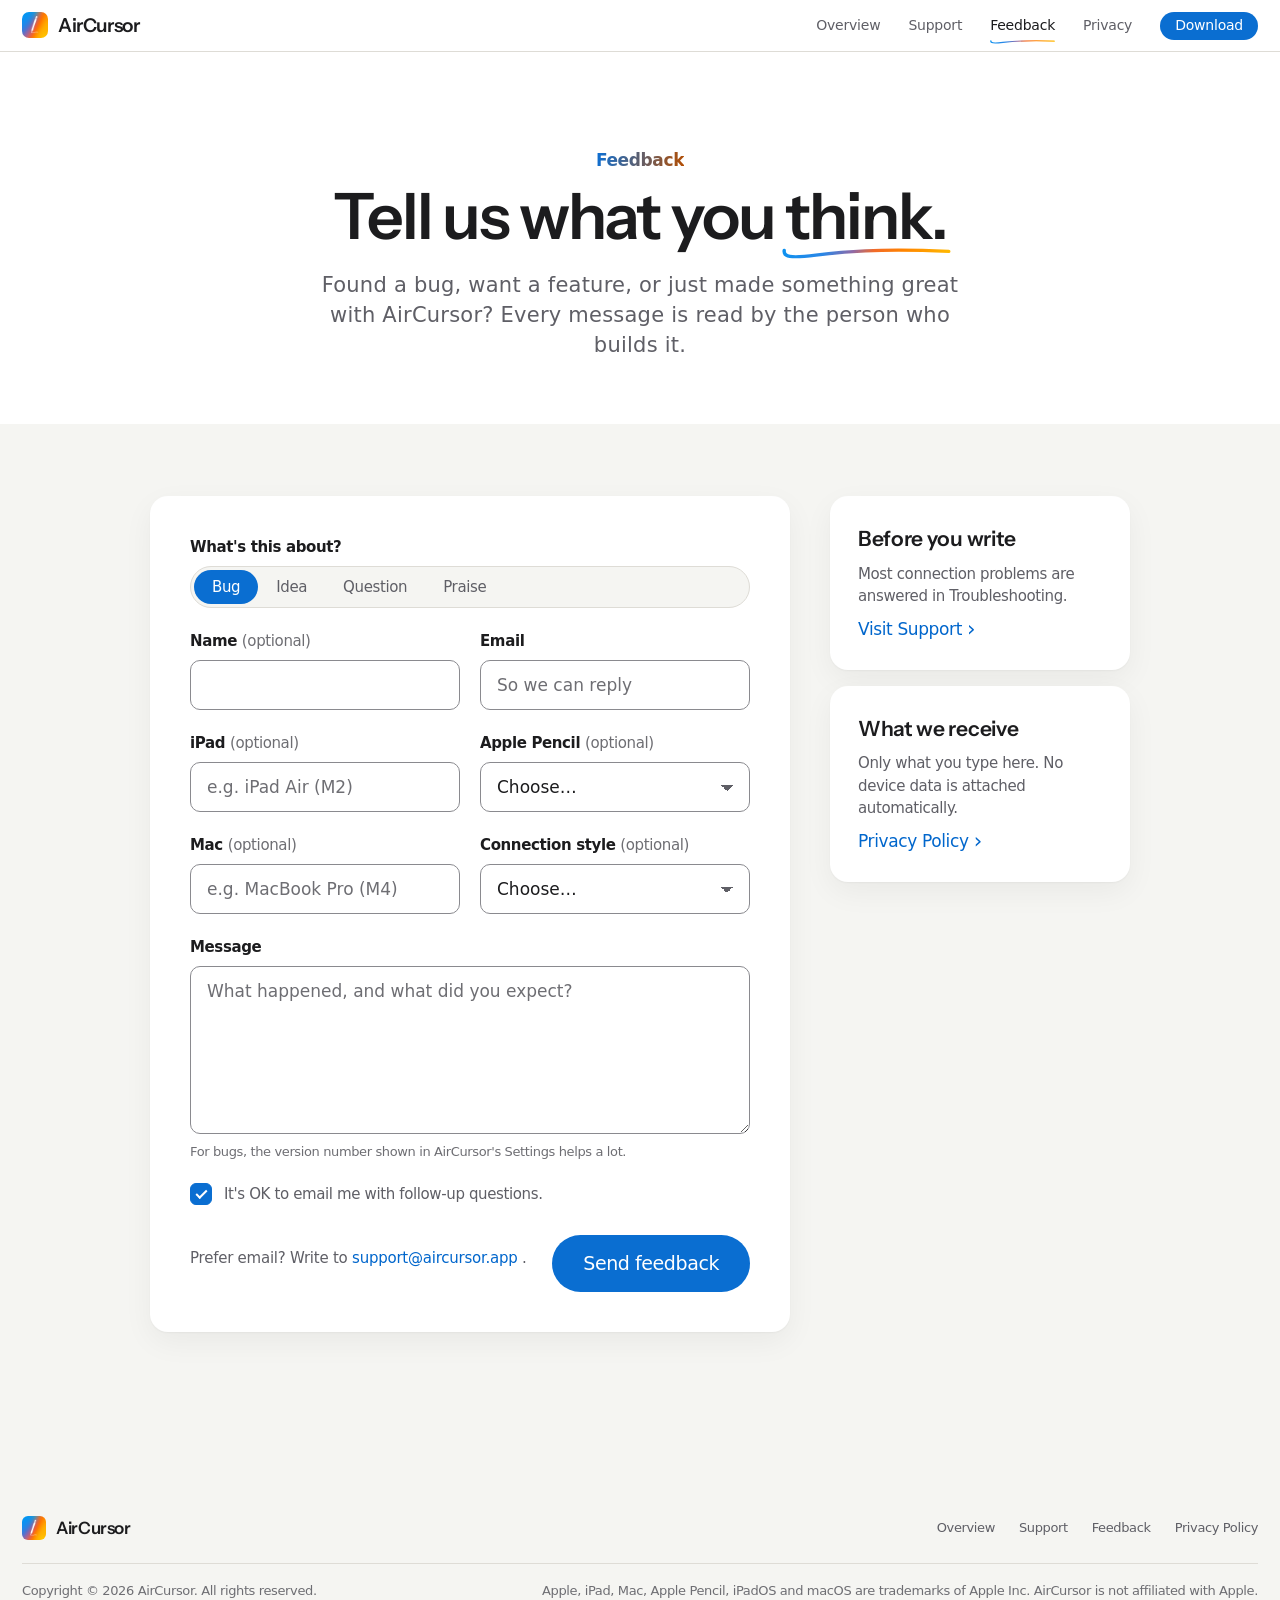
<file: feedback/index.html>
<!doctype html>
<html lang="en">
  <head>
    <meta charset="utf-8" />
    <meta name="viewport" content="width=device-width, initial-scale=1" />
    <title>AirCursor Feedback</title>
    <meta
      name="description"
      content="Report a bug, suggest a feature, or ask a question about AirCursor."
    />
    <meta name="theme-color" content="#ffffff" />
    <link rel="icon" type="image/png" href="../assets/img/favicon.png" />
    <link rel="apple-touch-icon" href="../assets/img/apple-touch-icon.png" />
    <link rel="preconnect" href="https://fonts.googleapis.com" />
    <link rel="preconnect" href="https://fonts.gstatic.com" crossorigin />
    <link
      rel="stylesheet"
      href="https://fonts.googleapis.com/css2?family=Instrument+Sans:wght@400..700&display=swap"
    />
    <link rel="stylesheet" href="../assets/css/tokens.css" />
    <link rel="stylesheet" href="../assets/css/site.css" />
    <script src="../assets/js/site.js" defer></script>
  </head>
  <body class="ac-page">
    <a class="ac-skip" href="#main">Skip to content</a>

    <header class="ac-nav">
      <div class="ac-nav__inner">
        <button
          class="ac-nav__menu"
          type="button"
          aria-label="Open menu"
          aria-expanded="false"
          aria-controls="site-links"
        >
          <svg class="ac-icon" aria-hidden="true">
            <use href="../assets/img/icons.svg#menu"></use>
          </svg>
        </button>
        <a class="ac-nav__brand" href="../">
          <img src="../assets/img/aircursor-icon-ipad.png" alt="" />
          AirCursor
        </a>
        <nav class="ac-nav__links" id="site-links" aria-label="Site">
          <a href="../">Overview</a>
          <a href="../support/">Support</a>
          <a href="./" aria-current="page">Feedback</a>
          <a href="../privacy/">Privacy</a>
        </nav>
        <a class="ac-btn ac-btn--primary ac-btn--sm" href="https://apps.apple.com/app/id0000000000">
          Download
        </a>
      </div>
    </header>

    <main id="main">
      <section class="ac-page-head ac-page-head--center">
        <div class="ac-wrap">
          <p class="ac-eyebrow">Feedback</p>
          <h1 class="ac-headline">
            Tell us what you
            <span class="ac-stroke">think.</span>
          </h1>
          <p class="ac-lead">
            Found a bug, want a feature, or just made something great with AirCursor? Every message
            is read by the person who builds it.
          </p>
        </div>
      </section>

      <section class="ac-section ac-section--alt" style="padding-top: 72px">
        <div class="ac-wrap">
          <div class="ac-feedback-grid">
            <div>
              <div class="ac-card ac-card--form">
                <form
                  class="ac-form"
                  action="https://formspree.io/f/xaeqgbwg"
                  method="post"
                  data-ac-feedback
                  data-mailto="support@aircursor.app"
                  novalidate
                >
                  <input type="hidden" name="_subject" value="AirCursor feedback" />
                  <input
                    class="ac-honeypot"
                    type="text"
                    name="_gotcha"
                    tabindex="-1"
                    autocomplete="off"
                    aria-hidden="true"
                  />

                  <fieldset
                    class="ac-field ac-field--full"
                    style="border: 0; margin: 0; padding: 0; min-width: 0"
                  >
                    <legend class="ac-field__label" style="padding: 0; margin-bottom: 8px">
                      What's this about?
                    </legend>
                    <div class="ac-seg ac-seg--form">
                      <input type="radio" name="kind" id="kind-bug" value="Bug" checked />
                      <label for="kind-bug">Bug</label>
                      <input type="radio" name="kind" id="kind-idea" value="Idea" />
                      <label for="kind-idea">Idea</label>
                      <input type="radio" name="kind" id="kind-question" value="Question" />
                      <label for="kind-question">Question</label>
                      <input type="radio" name="kind" id="kind-praise" value="Praise" />
                      <label for="kind-praise">Praise</label>
                    </div>
                  </fieldset>

                  <div class="ac-field">
                    <label for="f-name">
                      Name
                      <span class="ac-field__opt">(optional)</span>
                    </label>
                    <input class="ac-input" id="f-name" name="name" autocomplete="name" />
                  </div>
                  <div class="ac-field">
                    <label for="f-email">
                      Email
                      <span class="ac-field__opt" data-email-optional hidden>(optional)</span>
                    </label>
                    <input
                      class="ac-input"
                      id="f-email"
                      name="email"
                      type="email"
                      autocomplete="email"
                      placeholder="So we can reply"
                      required
                      aria-describedby="f-email-error"
                    />
                    <span class="ac-field__error" id="f-email-error" hidden>
                      Enter an email address so we can reply.
                    </span>
                  </div>

                  <div class="ac-form__setup" data-kinds="Bug Question">
                    <div class="ac-field">
                      <label for="f-ipad">
                        iPad
                        <span class="ac-field__opt">(optional)</span>
                      </label>
                      <input
                        class="ac-input"
                        id="f-ipad"
                        name="ipad"
                        placeholder="e.g. iPad Air (M2)"
                      />
                    </div>
                    <div class="ac-field">
                      <label for="f-pencil">
                        Apple Pencil
                        <span class="ac-field__opt">(optional)</span>
                      </label>
                      <select class="ac-select" id="f-pencil" name="pencil">
                        <option value="" selected>Choose…</option>
                        <option>Apple Pencil Pro</option>
                        <option>Apple Pencil (2nd generation)</option>
                        <option>Apple Pencil (USB-C)</option>
                        <option>Apple Pencil (1st generation)</option>
                        <option>No Pencil</option>
                        <option>Not sure</option>
                      </select>
                    </div>
                    <div class="ac-field">
                      <label for="f-mac">
                        Mac
                        <span class="ac-field__opt">(optional)</span>
                      </label>
                      <input
                        class="ac-input"
                        id="f-mac"
                        name="mac"
                        placeholder="e.g. MacBook Pro (M4)"
                      />
                    </div>
                    <div class="ac-field">
                      <label for="f-style">
                        Connection style
                        <span class="ac-field__opt">(optional)</span>
                      </label>
                      <select class="ac-select" id="f-style" name="connection">
                        <option value="" selected>Choose…</option>
                        <option>Automatic</option>
                        <option>Wired</option>
                        <option>Wi-Fi</option>
                        <option>Peer-to-Peer Wi-Fi</option>
                        <option>Bluetooth</option>
                        <option>Manual IP</option>
                        <option>Not sure</option>
                      </select>
                    </div>
                  </div>

                  <div class="ac-field ac-field--full">
                    <label for="f-msg">Message</label>
                    <textarea
                      class="ac-textarea"
                      id="f-msg"
                      name="message"
                      placeholder="What happened, and what did you expect?"
                      required
                      aria-describedby="f-msg-hint"
                    ></textarea>
                    <span class="ac-field__hint" id="f-msg-hint">
                      For bugs, the version number shown in AirCursor's Settings helps a lot.
                    </span>
                  </div>
                  <div class="ac-field ac-field--full" data-followup>
                    <label class="ac-check">
                      <input type="checkbox" name="followup" value="Yes" checked />
                      It's OK to email me with follow&#8209;up questions.
                    </label>
                  </div>

                  <p class="ac-form__status" role="alert" hidden></p>

                  <div class="ac-form__actions">
                    <p class="ac-caption">
                      Prefer email? Write to
                      <a href="mailto:support@aircursor.app?subject=AirCursor%20feedback">
                        support@aircursor.app
                      </a>
                      .
                    </p>
                    <button class="ac-btn ac-btn--primary ac-btn--lg" type="submit">
                      Send feedback
                    </button>
                  </div>
                </form>
              </div>

              <div class="ac-sent" hidden>
                <div class="ac-sent__mark">
                  <svg viewBox="0 0 24 24" aria-hidden="true">
                    <path d="M5 12.5l4.5 4.5L19 7.5" />
                  </svg>
                </div>
                <h2 class="ac-subtitle" tabindex="-1">Thanks. We got it.</h2>
                <p class="ac-body" data-sent-reply>
                  We'll reply to the email you gave us, usually within a couple of days.
                </p>
                <a class="ac-more" href="../support/">Back to Support</a>
              </div>
            </div>

            <aside>
              <div class="ac-card">
                <h3>Before you write</h3>
                <p>Most connection problems are answered in Troubleshooting.</p>
                <a class="ac-more" href="../support/#faq">Visit Support</a>
              </div>
              <div class="ac-card">
                <h3>What we receive</h3>
                <p>Only what you type here. No device data is attached automatically.</p>
                <a class="ac-more" href="../privacy/#website">Privacy Policy</a>
              </div>
            </aside>
          </div>
        </div>
      </section>
    </main>

    <footer class="ac-footer">
      <div class="ac-wrap ac-wrap--wide">
        <div class="ac-footer__top">
          <div class="ac-footer__brand">
            <img src="../assets/img/aircursor-icon-ipad.png" alt="" />
            AirCursor
          </div>
          <nav class="ac-footer__links" aria-label="Footer">
            <a href="../">Overview</a>
            <a href="../support/">Support</a>
            <a href="./">Feedback</a>
            <a href="../privacy/">Privacy Policy</a>
          </nav>
        </div>
        <div class="ac-footer__legal">
          <p>Copyright © 2026 AirCursor. All rights reserved.</p>
          <p>
            Apple, iPad, Mac, Apple Pencil, iPadOS and macOS are trademarks of Apple Inc. AirCursor
            is not affiliated with Apple.
          </p>
        </div>
      </div>
    </footer>
  </body>
</html>
</file>
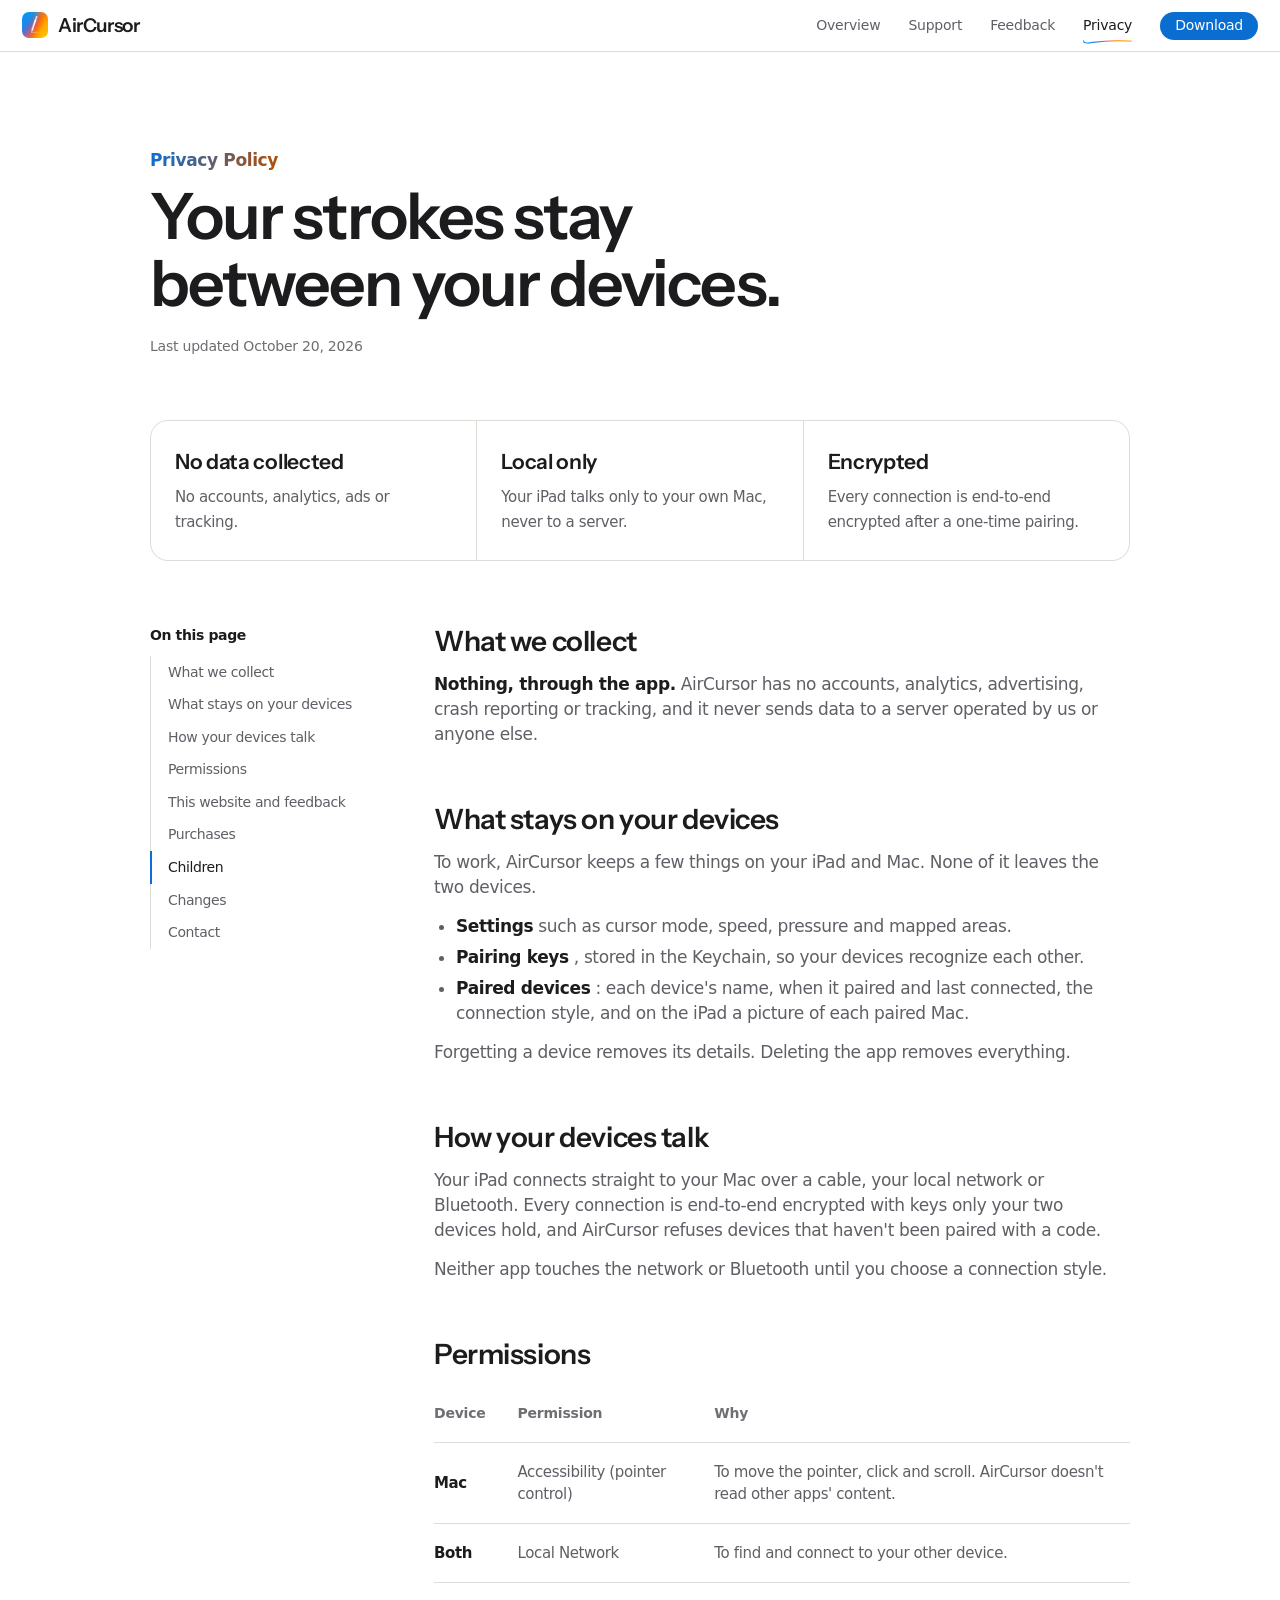
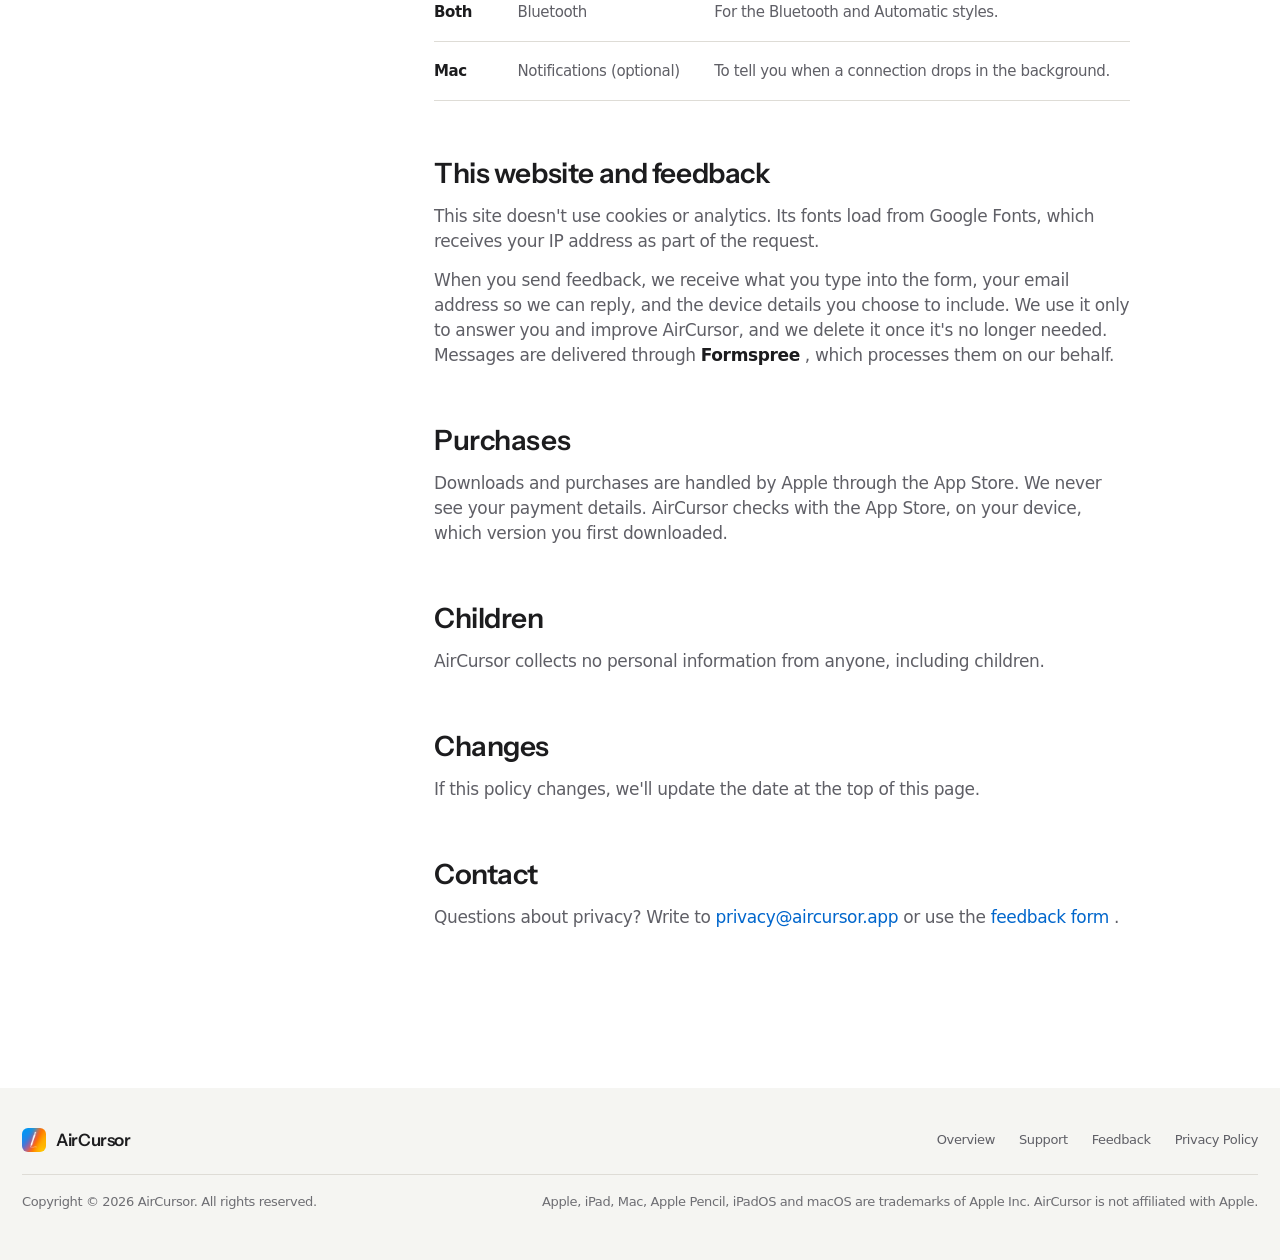
<file: privacy/index.html>
<!doctype html>
<html lang="en">
  <head>
    <meta charset="utf-8" />
    <meta name="viewport" content="width=device-width, initial-scale=1" />
    <title>AirCursor Privacy Policy</title>
    <meta
      name="description"
      content="AirCursor collects no data. Your iPad talks only to your own Mac, encrypted end to end."
    />
    <meta name="theme-color" content="#ffffff" />
    <link rel="icon" type="image/png" href="../assets/img/favicon.png" />
    <link rel="apple-touch-icon" href="../assets/img/apple-touch-icon.png" />
    <link rel="preconnect" href="https://fonts.googleapis.com" />
    <link rel="preconnect" href="https://fonts.gstatic.com" crossorigin />
    <link
      rel="stylesheet"
      href="https://fonts.googleapis.com/css2?family=Instrument+Sans:wght@400..700&display=swap"
    />
    <link rel="stylesheet" href="../assets/css/tokens.css" />
    <link rel="stylesheet" href="../assets/css/site.css" />
    <script src="../assets/js/site.js" defer></script>
  </head>
  <body class="ac-page">
    <a class="ac-skip" href="#main">Skip to content</a>

    <header class="ac-nav">
      <div class="ac-nav__inner">
        <button
          class="ac-nav__menu"
          type="button"
          aria-label="Open menu"
          aria-expanded="false"
          aria-controls="site-links"
        >
          <svg class="ac-icon" aria-hidden="true">
            <use href="../assets/img/icons.svg#menu"></use>
          </svg>
        </button>
        <a class="ac-nav__brand" href="../">
          <img src="../assets/img/aircursor-icon-ipad.png" alt="" />
          AirCursor
        </a>
        <nav class="ac-nav__links" id="site-links" aria-label="Site">
          <a href="../">Overview</a>
          <a href="../support/">Support</a>
          <a href="../feedback/">Feedback</a>
          <a href="./" aria-current="page">Privacy</a>
        </nav>
        <a class="ac-btn ac-btn--primary ac-btn--sm" href="https://apps.apple.com/app/id0000000000">
          Download
        </a>
      </div>
    </header>

    <main id="main">
      <section class="ac-page-head">
        <div class="ac-wrap">
          <p class="ac-eyebrow">Privacy Policy</p>
          <h1 class="ac-headline">
            Your strokes stay
            <br />
            between your devices.
          </h1>
          <p class="ac-caption">Last updated October 20, 2026</p>
        </div>
      </section>

      <section class="ac-section">
        <div class="ac-wrap">
          <div class="ac-summary">
            <div>
              <strong>No data collected</strong>
              <span>No accounts, analytics, ads or tracking.</span>
            </div>
            <div>
              <strong>Local only</strong>
              <span>Your iPad talks only to your own Mac, never to a server.</span>
            </div>
            <div>
              <strong>Encrypted</strong>
              <span>Every connection is end-to-end encrypted after a one-time pairing.</span>
            </div>
          </div>

          <div class="ac-legal">
            <aside class="ac-legal__toc">
              <p>On this page</p>
              <ol>
                <li><a href="#collect" aria-current="true">What we collect</a></li>
                <li><a href="#device">What stays on your devices</a></li>
                <li><a href="#network">How your devices talk</a></li>
                <li><a href="#permissions">Permissions</a></li>
                <li><a href="#website">This website and feedback</a></li>
                <li><a href="#purchases">Purchases</a></li>
                <li><a href="#children">Children</a></li>
                <li><a href="#changes">Changes</a></li>
                <li><a href="#contact">Contact</a></li>
              </ol>
            </aside>

            <article class="ac-legal__body">
              <h2 id="collect">What we collect</h2>
              <p>
                <strong>Nothing, through the app.</strong>
                AirCursor has no accounts, analytics, advertising, crash reporting or tracking, and
                it never sends data to a server operated by us or anyone else.
              </p>

              <h2 id="device">What stays on your devices</h2>
              <p>
                To work, AirCursor keeps a few things on your iPad and Mac. None of it leaves the
                two devices.
              </p>
              <ul>
                <li>
                  <strong>Settings</strong>
                  such as cursor mode, speed, pressure and mapped areas.
                </li>
                <li>
                  <strong>Pairing keys</strong>
                  , stored in the Keychain, so your devices recognize each other.
                </li>
                <li>
                  <strong>Paired devices</strong>
                  : each device's name, when it paired and last connected, the connection style, and
                  on the iPad a picture of each paired Mac.
                </li>
              </ul>
              <p>Forgetting a device removes its details. Deleting the app removes everything.</p>

              <h2 id="network">How your devices talk</h2>
              <p>
                Your iPad connects straight to your Mac over a cable, your local network or
                Bluetooth. Every connection is end&#8209;to&#8209;end encrypted with keys only your
                two devices hold, and AirCursor refuses devices that haven't been paired with a
                code.
              </p>
              <p>
                Neither app touches the network or Bluetooth until you choose a connection style.
              </p>

              <h2 id="permissions">Permissions</h2>
              <table class="ac-table">
                <thead>
                  <tr>
                    <th scope="col">Device</th>
                    <th scope="col">Permission</th>
                    <th scope="col">Why</th>
                  </tr>
                </thead>
                <tbody>
                  <tr>
                    <th scope="row">Mac</th>
                    <td>Accessibility (pointer control)</td>
                    <td>
                      To move the pointer, click and scroll. AirCursor doesn't read other apps'
                      content.
                    </td>
                  </tr>
                  <tr>
                    <th scope="row">Both</th>
                    <td>Local Network</td>
                    <td>To find and connect to your other device.</td>
                  </tr>
                  <tr>
                    <th scope="row">Both</th>
                    <td>Bluetooth</td>
                    <td>For the Bluetooth and Automatic styles.</td>
                  </tr>
                  <tr>
                    <th scope="row">Mac</th>
                    <td>Notifications (optional)</td>
                    <td>To tell you when a connection drops in the background.</td>
                  </tr>
                </tbody>
              </table>

              <h2 id="website">This website and feedback</h2>
              <p>
                This site doesn't use cookies or analytics. Its fonts load from Google Fonts, which
                receives your IP address as part of the request.
              </p>
              <p>
                When you send feedback, we receive what you type into the form, your email address
                so we can reply, and the device details you choose to include. We use it only to
                answer you and improve AirCursor, and we delete it once it's no longer needed.
                Messages are delivered through
                <strong>Formspree</strong>
                , which processes them on our behalf.
              </p>

              <h2 id="purchases">Purchases</h2>
              <p>
                Downloads and purchases are handled by Apple through the App Store. We never see
                your payment details. AirCursor checks with the App Store, on your device, which
                version you first downloaded.
              </p>

              <h2 id="children">Children</h2>
              <p>AirCursor collects no personal information from anyone, including children.</p>

              <h2 id="changes">Changes</h2>
              <p>If this policy changes, we'll update the date at the top of this page.</p>

              <h2 id="contact">Contact</h2>
              <p>
                Questions about privacy? Write to
                <a href="mailto:privacy@aircursor.app">privacy@aircursor.app</a>
                or use the
                <a href="../feedback/">feedback form</a>
                .
              </p>
            </article>
          </div>
        </div>
      </section>
    </main>

    <footer class="ac-footer">
      <div class="ac-wrap ac-wrap--wide">
        <div class="ac-footer__top">
          <div class="ac-footer__brand">
            <img src="../assets/img/aircursor-icon-ipad.png" alt="" />
            AirCursor
          </div>
          <nav class="ac-footer__links" aria-label="Footer">
            <a href="../">Overview</a>
            <a href="../support/">Support</a>
            <a href="../feedback/">Feedback</a>
            <a href="./">Privacy Policy</a>
          </nav>
        </div>
        <div class="ac-footer__legal">
          <p>Copyright © 2026 AirCursor. All rights reserved.</p>
          <p>
            Apple, iPad, Mac, Apple Pencil, iPadOS and macOS are trademarks of Apple Inc. AirCursor
            is not affiliated with Apple.
          </p>
        </div>
      </div>
    </footer>
  </body>
</html>
</file>
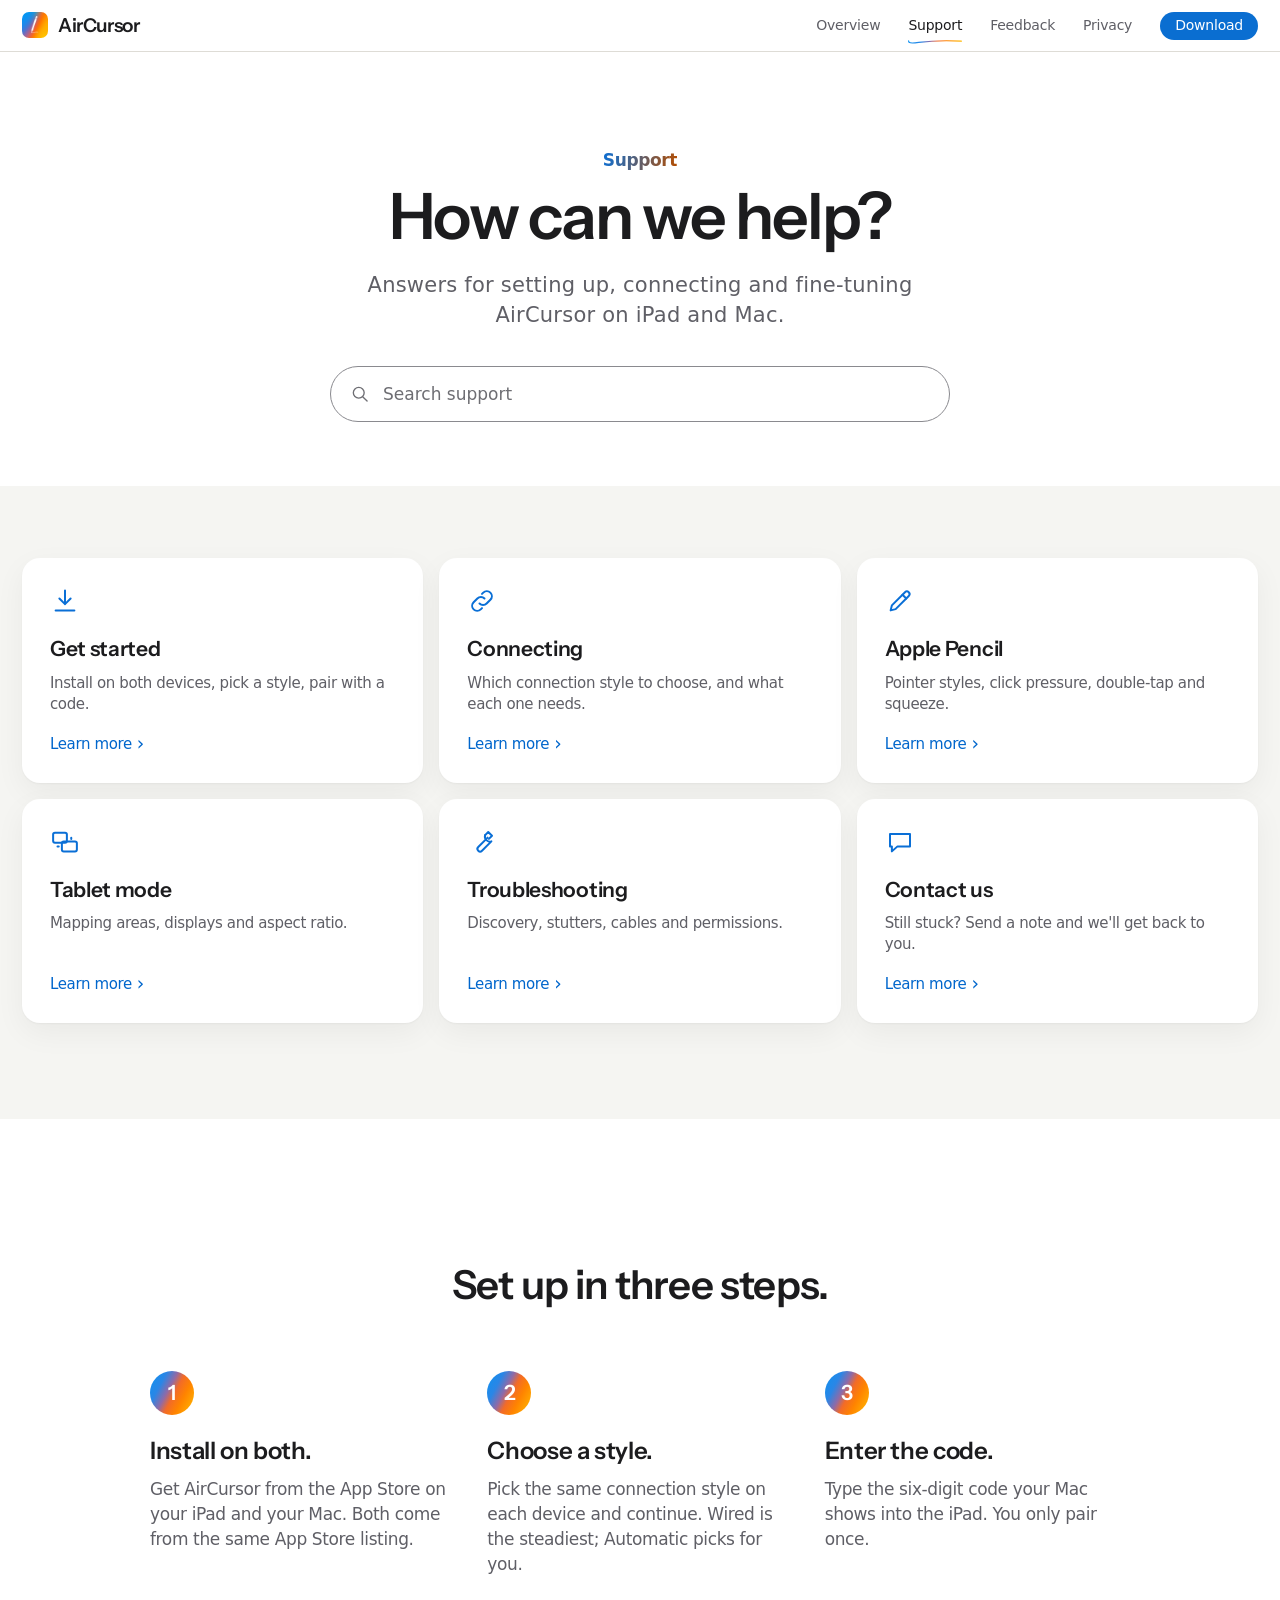
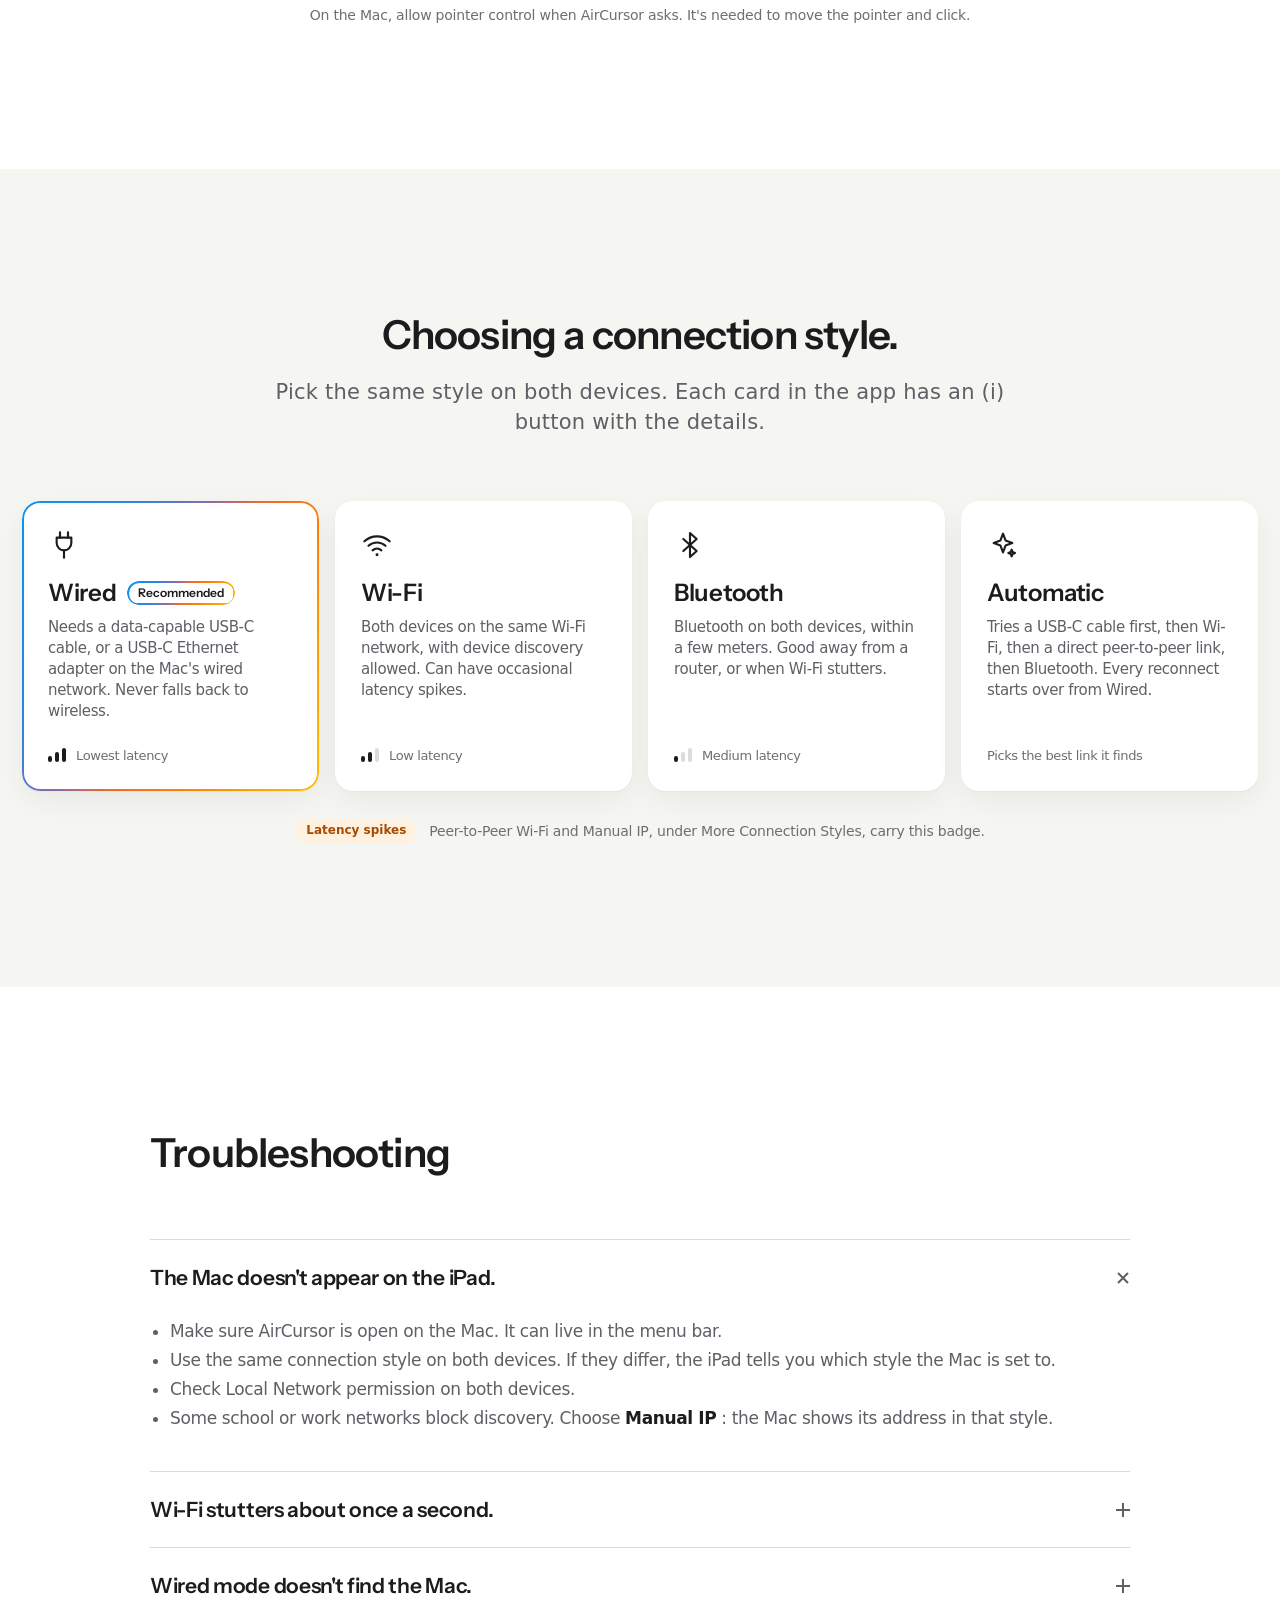
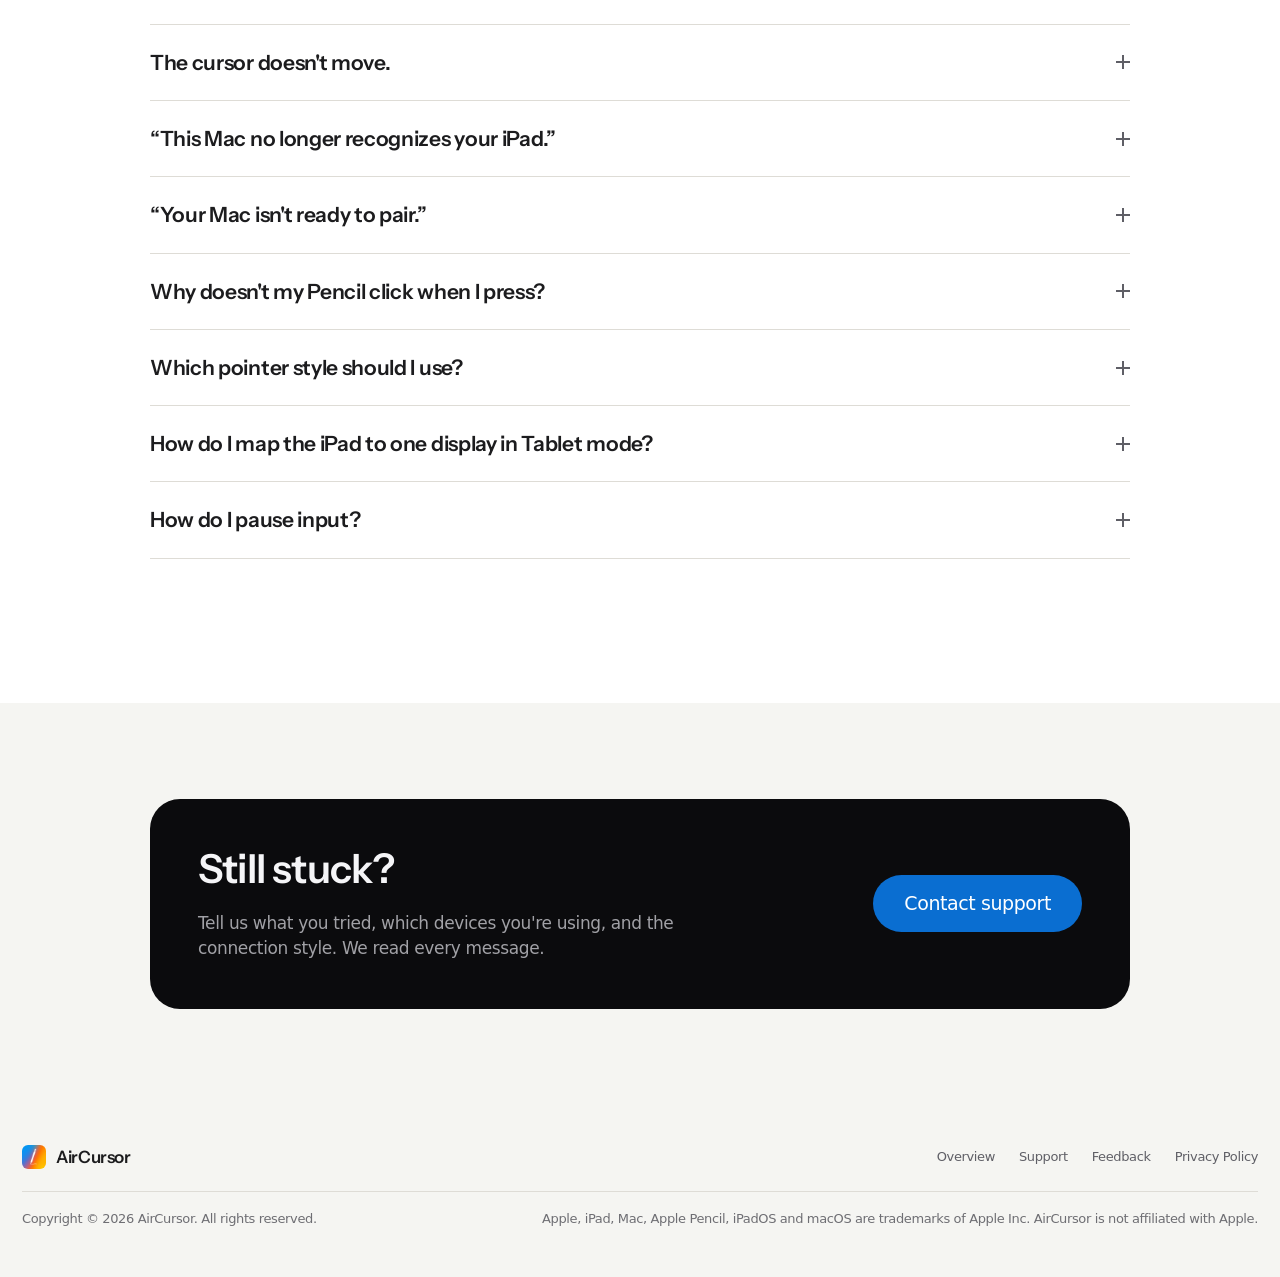
<file: support/index.html>
<!doctype html>
<html lang="en">
  <head>
    <meta charset="utf-8" />
    <meta name="viewport" content="width=device-width, initial-scale=1" />
    <title>AirCursor Support</title>
    <meta
      name="description"
      content="Help with setting up, connecting and fine-tuning AirCursor on iPad and Mac."
    />
    <meta name="theme-color" content="#ffffff" />
    <link rel="icon" type="image/png" href="../assets/img/favicon.png" />
    <link rel="apple-touch-icon" href="../assets/img/apple-touch-icon.png" />
    <link rel="preconnect" href="https://fonts.googleapis.com" />
    <link rel="preconnect" href="https://fonts.gstatic.com" crossorigin />
    <link
      rel="stylesheet"
      href="https://fonts.googleapis.com/css2?family=Instrument+Sans:wght@400..700&display=swap"
    />
    <link rel="stylesheet" href="../assets/css/tokens.css" />
    <link rel="stylesheet" href="../assets/css/site.css" />
    <script src="../assets/js/site.js" defer></script>
  </head>
  <body class="ac-page">
    <a class="ac-skip" href="#main">Skip to content</a>

    <header class="ac-nav">
      <div class="ac-nav__inner">
        <button
          class="ac-nav__menu"
          type="button"
          aria-label="Open menu"
          aria-expanded="false"
          aria-controls="site-links"
        >
          <svg class="ac-icon" aria-hidden="true">
            <use href="../assets/img/icons.svg#menu"></use>
          </svg>
        </button>
        <a class="ac-nav__brand" href="../">
          <img src="../assets/img/aircursor-icon-ipad.png" alt="" />
          AirCursor
        </a>
        <nav class="ac-nav__links" id="site-links" aria-label="Site">
          <a href="../">Overview</a>
          <a href="./" aria-current="page">Support</a>
          <a href="../feedback/">Feedback</a>
          <a href="../privacy/">Privacy</a>
        </nav>
        <a class="ac-btn ac-btn--primary ac-btn--sm" href="https://apps.apple.com/app/id0000000000">
          Download
        </a>
      </div>
    </header>

    <main id="main">
      <section class="ac-page-head ac-page-head--center">
        <div class="ac-wrap">
          <p class="ac-eyebrow">Support</p>
          <h1 class="ac-headline">How can we help?</h1>
          <p class="ac-lead">
            Answers for setting up, connecting and fine&#8209;tuning AirCursor on iPad and Mac.
          </p>
          <form class="ac-search" role="search" style="margin-top: 36px">
            <svg class="ac-icon" aria-hidden="true">
              <use href="../assets/img/icons.svg#search"></use>
            </svg>
            <label class="ac-visually-hidden" for="q">Search support</label>
            <input
              id="q"
              type="search"
              placeholder="Search support"
              autocomplete="off"
              data-ac-search
            />
          </form>
        </div>
      </section>

      <section class="ac-section ac-section--alt" style="padding-top: 72px; padding-bottom: 96px">
        <div class="ac-wrap ac-wrap--wide">
          <div class="ac-topics">
            <a class="ac-topic" href="#start">
              <svg class="ac-icon" aria-hidden="true">
                <use href="../assets/img/icons.svg#download"></use>
              </svg>
              <h3>Get started</h3>
              <p>Install on both devices, pick a style, pair with a code.</p>
              <span class="ac-more">Learn more</span>
            </a>
            <a class="ac-topic" href="#styles">
              <svg class="ac-icon" aria-hidden="true">
                <use href="../assets/img/icons.svg#link"></use>
              </svg>
              <h3>Connecting</h3>
              <p>Which connection style to choose, and what each one needs.</p>
              <span class="ac-more">Learn more</span>
            </a>
            <a class="ac-topic" href="#pencil">
              <svg class="ac-icon" aria-hidden="true">
                <use href="../assets/img/icons.svg#pencil"></use>
              </svg>
              <h3>Apple Pencil</h3>
              <p>Pointer styles, click pressure, double&#8209;tap and squeeze.</p>
              <span class="ac-more">Learn more</span>
            </a>
            <a class="ac-topic" href="#tablet">
              <svg class="ac-icon" aria-hidden="true">
                <use href="../assets/img/icons.svg#tablet"></use>
              </svg>
              <h3>Tablet mode</h3>
              <p>Mapping areas, displays and aspect ratio.</p>
              <span class="ac-more">Learn more</span>
            </a>
            <a class="ac-topic" href="#faq">
              <svg class="ac-icon" aria-hidden="true">
                <use href="../assets/img/icons.svg#wrench"></use>
              </svg>
              <h3>Troubleshooting</h3>
              <p>Discovery, stutters, cables and permissions.</p>
              <span class="ac-more">Learn more</span>
            </a>
            <a class="ac-topic" href="../feedback/">
              <svg class="ac-icon" aria-hidden="true">
                <use href="../assets/img/icons.svg#chat"></use>
              </svg>
              <h3>Contact us</h3>
              <p>Still stuck? Send a note and we'll get back to you.</p>
              <span class="ac-more">Learn more</span>
            </a>
          </div>
        </div>
      </section>

      <section class="ac-section" id="start">
        <div class="ac-wrap">
          <div class="ac-section__head"><h2 class="ac-title">Set up in three steps.</h2></div>
          <ol class="ac-steps">
            <li>
              <h3>Install on both.</h3>
              <p>
                Get AirCursor from the App Store on your iPad and your Mac. Both come from the same
                App Store listing.
              </p>
            </li>
            <li>
              <h3>Choose a style.</h3>
              <p>
                Pick the same connection style on each device and continue. Wired is the steadiest;
                Automatic picks for you.
              </p>
            </li>
            <li>
              <h3>Enter the code.</h3>
              <p>Type the six&#8209;digit code your Mac shows into the iPad. You only pair once.</p>
            </li>
          </ol>
          <p class="ac-caption ac-center-note">
            On the Mac, allow pointer control when AirCursor asks. It's needed to move the pointer
            and click.
          </p>
        </div>
      </section>

      <section class="ac-section ac-section--alt" id="styles">
        <div class="ac-wrap ac-wrap--wide">
          <div class="ac-section__head">
            <h2 class="ac-title">Choosing a connection style.</h2>
            <p class="ac-lead">
              Pick the same style on both devices. Each card in the app has an (i) button with the
              details.
            </p>
          </div>
          <div class="ac-conns">
            <article class="ac-conn ac-conn--recommended">
              <svg class="ac-icon" aria-hidden="true">
                <use href="../assets/img/icons.svg#cable"></use>
              </svg>
              <h3>
                Wired
                <span
                  class="ac-badge ac-badge--gradient"
                  style="vertical-align: 4px; margin-left: 6px"
                >
                  Recommended
                </span>
              </h3>
              <p>
                Needs a data-capable USB-C cable, or a USB-C Ethernet adapter on the Mac's wired
                network. Never falls back to wireless.
              </p>
              <div class="ac-conn__foot">
                <span class="ac-meter" data-level="3" aria-hidden="true">
                  <i></i>
                  <i></i>
                  <i></i>
                </span>
                <span>Lowest latency</span>
              </div>
            </article>
            <article class="ac-conn">
              <svg class="ac-icon" aria-hidden="true">
                <use href="../assets/img/icons.svg#wifi"></use>
              </svg>
              <h3>Wi-Fi</h3>
              <p>
                Both devices on the same Wi-Fi network, with device discovery allowed. Can have
                occasional latency spikes.
              </p>
              <div class="ac-conn__foot">
                <span class="ac-meter" data-level="2" aria-hidden="true">
                  <i></i>
                  <i></i>
                  <i></i>
                </span>
                <span>Low latency</span>
              </div>
            </article>
            <article class="ac-conn">
              <svg class="ac-icon" aria-hidden="true">
                <use href="../assets/img/icons.svg#bluetooth"></use>
              </svg>
              <h3>Bluetooth</h3>
              <p>
                Bluetooth on both devices, within a few meters. Good away from a router, or when
                Wi-Fi stutters.
              </p>
              <div class="ac-conn__foot">
                <span class="ac-meter" data-level="1" aria-hidden="true">
                  <i></i>
                  <i></i>
                  <i></i>
                </span>
                <span>Medium latency</span>
              </div>
            </article>
            <article class="ac-conn">
              <svg class="ac-icon" aria-hidden="true">
                <use href="../assets/img/icons.svg#auto"></use>
              </svg>
              <h3>Automatic</h3>
              <p>
                Tries a USB-C cable first, then Wi-Fi, then a direct peer-to-peer link, then
                Bluetooth. Every reconnect starts over from Wired.
              </p>
              <div class="ac-conn__foot"><span>Picks the best link it finds</span></div>
            </article>
          </div>
          <div class="ac-note-row">
            <span class="ac-badge ac-badge--warning">Latency spikes</span>
            <span class="ac-caption">
              Peer-to-Peer Wi&#8209;Fi and Manual IP, under More Connection Styles, carry this
              badge.
            </span>
          </div>
        </div>
      </section>

      <section class="ac-section" id="faq">
        <div class="ac-wrap">
          <div class="ac-section__head ac-section__head--left">
            <h2 class="ac-title">Troubleshooting</h2>
          </div>
          <div class="ac-faq">
            <details open>
              <summary>The Mac doesn't appear on the iPad.</summary>
              <div class="ac-faq__answer">
                <ul>
                  <li>Make sure AirCursor is open on the Mac. It can live in the menu bar.</li>
                  <li>
                    Use the same connection style on both devices. If they differ, the iPad tells
                    you which style the Mac is set to.
                  </li>
                  <li>Check Local Network permission on both devices.</li>
                  <li>
                    Some school or work networks block discovery. Choose
                    <strong>Manual IP</strong>
                    : the Mac shows its address in that style.
                  </li>
                </ul>
              </div>
            </details>
            <details>
              <summary>Wi-Fi stutters about once a second.</summary>
              <div class="ac-faq__answer">
                <p>
                  This is almost always AWDL, the radio behind AirDrop, Universal Control and
                  peer&#8209;to&#8209;peer Wi&#8209;Fi. When your router isn't on channel 6, 44 or
                  149, the radio regularly leaves its channel to listen, and every packet waits.
                </p>
                <ul>
                  <li>
                    Set AirDrop to
                    <strong>Receiving Off</strong>
                    on both devices.
                  </li>
                  <li>Or move the router to channel 149 (or 44, or 6).</li>
                  <li>
                    Or use
                    <strong>Wired</strong>
                    .
                  </li>
                </ul>
                <p>
                  Motion smoothing, on by default, hides short stalls. Turn on Show Latency on the
                  iPad to watch the stall count.
                </p>
              </div>
            </details>
            <details>
              <summary>Wired mode doesn't find the Mac.</summary>
              <div class="ac-faq__answer">
                <ul>
                  <li>
                    Use a data&#8209;capable USB&#8209;C cable. Charge&#8209;only cables don't work.
                  </li>
                  <li>
                    A USB&#8209;C Ethernet adapter on the same wired network as the Mac works too,
                    or cable two adapters directly.
                  </li>
                  <li>
                    Wired never falls back to Wi&#8209;Fi or Bluetooth. Choose
                    <strong>Automatic</strong>
                    if you want fallback.
                  </li>
                  <li>
                    If the Mac is listed but won't connect, the reconnect screen shows the network's
                    error.
                  </li>
                </ul>
              </div>
            </details>
            <details>
              <summary>The cursor doesn't move.</summary>
              <div class="ac-faq__answer">
                <p>
                  Allow pointer control on the Mac in
                  <strong>System Settings → Privacy &amp; Security → Accessibility</strong>
                  . AirCursor shows a prompt the first time. Then reopen the app.
                </p>
              </div>
            </details>
            <details>
              <summary>“This Mac no longer recognizes your iPad.”</summary>
              <div class="ac-faq__answer">
                <p>
                  The pairing was removed on one of the devices. Pair again with a new code from the
                  Mac.
                </p>
              </div>
            </details>
            <details>
              <summary>“Your Mac isn't ready to pair.”</summary>
              <div class="ac-faq__answer">
                <p>
                  On the Mac, choose a connection style in AirCursor and click
                  <strong>Continue</strong>
                  . The six&#8209;digit code appears after that.
                </p>
              </div>
            </details>
            <details id="pencil">
              <summary>Why doesn't my Pencil click when I press?</summary>
              <div class="ac-faq__answer">
                <p>
                  Apple Pencil (USB&#8209;C) doesn't sense pressure, so it clicks on touch. For
                  other Pencils, lower
                  <strong>Click pressure</strong>
                  in
                  <strong>Settings → Apple Pencil</strong>
                  , then press the test strip to feel where it clicks.
                </p>
                <p>
                  Settings → Apple Pencil starts on Automatic and works out which Pencil you have.
                  You can also pick the model yourself.
                </p>
              </div>
            </details>
            <details>
              <summary>Which pointer style should I use?</summary>
              <div class="ac-faq__answer">
                <ul>
                  <li>
                    <strong>Hover to move, touch to click</strong>
                    , for Pencils that hover.
                  </li>
                  <li>
                    <strong>Touch to move, press to click</strong>
                    , for Pencils that sense pressure. Light contact moves the cursor; pressing
                    harder clicks and holds to drag.
                  </li>
                  <li>
                    <strong>Move only</strong>
                    : the Pencil never clicks.
                  </li>
                </ul>
                <p>Only styles your Pencil can do are offered.</p>
              </div>
            </details>
            <details id="tablet">
              <summary>How do I map the iPad to one display in Tablet mode?</summary>
              <div class="ac-faq__answer">
                <p>
                  Pick the display on the Mac, or from the iPad's quick options menu. Then choose an
                  area on the Mac and an active area on the iPad in
                  <strong>Settings → Tablet Mode</strong>
                  . Drag an area to move it, or a corner to resize it. Aspect-ratio matching keeps
                  circles round.
                </p>
              </div>
            </details>
            <details>
              <summary>How do I pause input?</summary>
              <div class="ac-faq__answer">
                <p>
                  Press
                  <span class="ac-kbd">⌃</span>
                  <span class="ac-kbd">⌥</span>
                  <span class="ac-kbd">⌘</span>
                  <span class="ac-kbd">P</span>
                  on the Mac from any app, choose Pause Input from the menu bar or Dock, or use
                  <span class="ac-kbd">⌘</span>
                  <span class="ac-kbd">P</span>
                  on an iPad keyboard. Either device can resume.
                </p>
              </div>
            </details>
          </div>
          <p class="ac-body ac-search-empty" hidden>
            No answers match that. Try another word, or
            <a href="../feedback/">ask us</a>
            .
          </p>
        </div>
      </section>

      <section class="ac-section ac-section--alt ac-section--tight">
        <div class="ac-wrap">
          <div class="ac-tiles" style="max-width: none">
            <article
              class="ac-tile ac-tile--stage ac-tile--full ac-tile--row"
              style="padding: 48px"
            >
              <div class="ac-tile__text">
                <h2 class="ac-title">Still stuck?</h2>
                <p class="ac-body">
                  Tell us what you tried, which devices you're using, and the connection style. We
                  read every message.
                </p>
              </div>
              <a class="ac-btn ac-btn--primary ac-btn--lg" href="../feedback/">Contact support</a>
            </article>
          </div>
        </div>
      </section>
    </main>

    <footer class="ac-footer">
      <div class="ac-wrap ac-wrap--wide">
        <div class="ac-footer__top">
          <div class="ac-footer__brand">
            <img src="../assets/img/aircursor-icon-ipad.png" alt="" />
            AirCursor
          </div>
          <nav class="ac-footer__links" aria-label="Footer">
            <a href="../">Overview</a>
            <a href="./">Support</a>
            <a href="../feedback/">Feedback</a>
            <a href="../privacy/">Privacy Policy</a>
          </nav>
        </div>
        <div class="ac-footer__legal">
          <p>Copyright © 2026 AirCursor. All rights reserved.</p>
          <p>
            Apple, iPad, Mac, Apple Pencil, iPadOS and macOS are trademarks of Apple Inc. AirCursor
            is not affiliated with Apple.
          </p>
        </div>
      </div>
    </footer>
  </body>
</html>
</file>
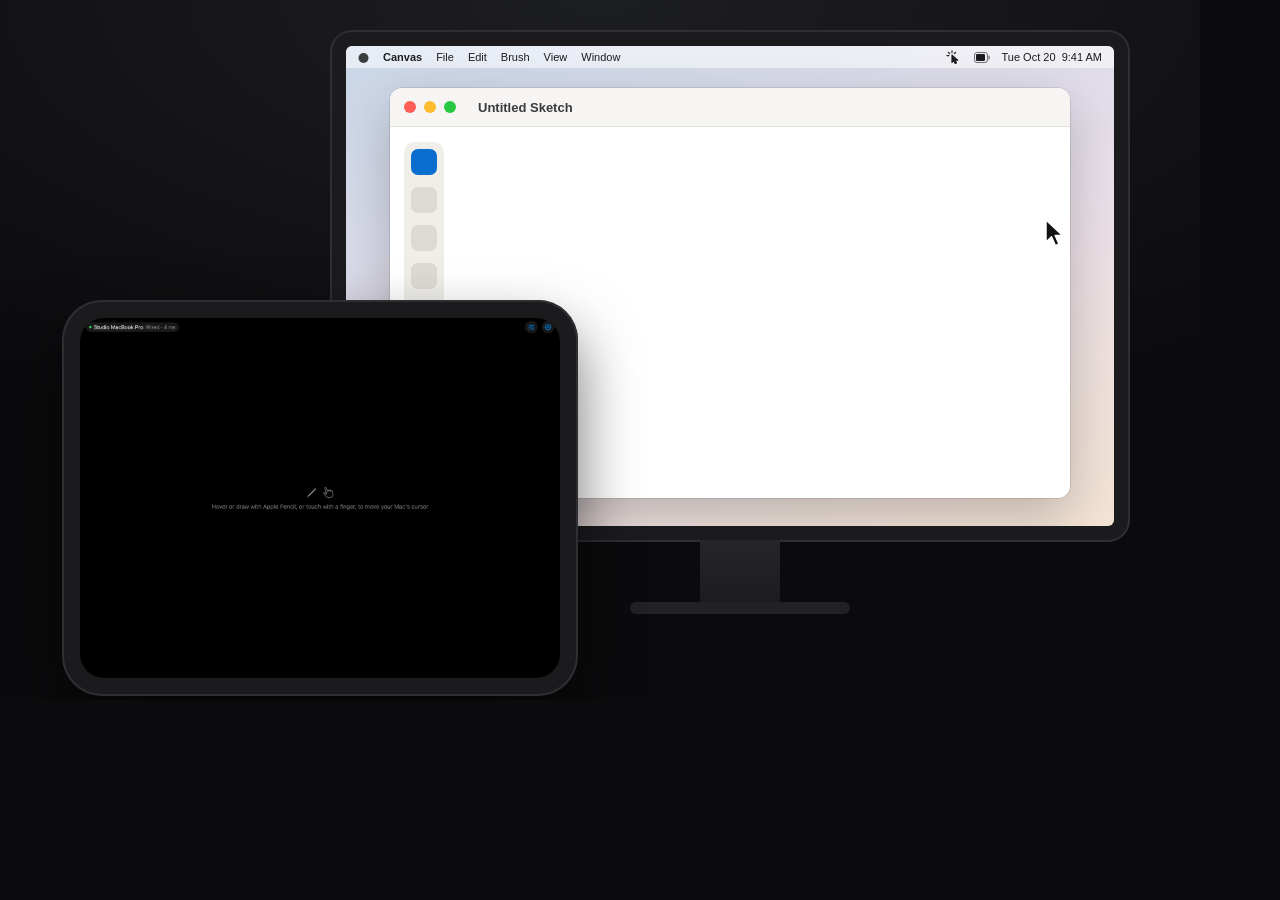
<file: media/demo/demo.html>
<!doctype html>
<html>
  <head>
    <meta charset="utf-8" />
    <style>
      html,
      body {
        margin: 0;
        background: #0b0b0d;
      }
      #stage {
        position: relative;
        width: 1200px;
        height: 700px;
        overflow: hidden;
        background: radial-gradient(120% 90% at 50% 0%, #1d1e22 0%, #0b0b0d 70%);
        font-family: -apple-system, BlinkMacSystemFont, sans-serif;
      }
      .abs {
        position: absolute;
      }
      /* Mac display */
      #bezel {
        left: 330px;
        top: 30px;
        width: 800px;
        height: 512px;
        border-radius: 22px;
        background: #1b1b1e;
        box-shadow: inset 0 0 0 2px #2e2e33;
      }
      #neck {
        left: 700px;
        top: 540px;
        width: 80px;
        height: 66px;
        background: linear-gradient(#26262a, #1c1c1f);
      }
      #foot {
        left: 630px;
        top: 602px;
        width: 220px;
        height: 12px;
        border-radius: 6px;
        background: #222226;
      }
      #screen {
        left: 346px;
        top: 46px;
        width: 768px;
        height: 480px;
        border-radius: 6px;
        overflow: hidden;
        background: linear-gradient(160deg, #c9d6e8 0%, #e9dfe9 55%, #f3e3d3 100%);
      }
      #menubar {
        left: 0;
        top: 0;
        width: 768px;
        height: 22px;
        background: rgba(255, 255, 255, 0.55);
        backdrop-filter: blur(10px);
        display: flex;
        align-items: center;
        gap: 14px;
        padding: 0 12px;
        box-sizing: border-box;
        font-size: 11px;
        color: #1d1d1f;
      }
      #menubar b {
        font-weight: 600;
      }
      #menubar .right {
        margin-left: auto;
        display: flex;
        align-items: center;
        gap: 12px;
      }
      #window {
        left: 44px;
        top: 42px;
        width: 680px;
        height: 410px;
        border-radius: 12px;
        background: #fff;
        box-shadow:
          0 18px 50px rgba(0, 0, 0, 0.22),
          0 0 0 0.5px rgba(0, 0, 0, 0.2);
        overflow: hidden;
      }
      #titlebar {
        height: 38px;
        background: #f6f5f3;
        border-bottom: 1px solid #e3e1dc;
        display: flex;
        align-items: center;
        gap: 8px;
        padding: 0 14px;
      }
      #titlebar i {
        width: 12px;
        height: 12px;
        border-radius: 50%;
        display: block;
      }
      #titlebar .t {
        margin-left: 14px;
        font-size: 13px;
        font-weight: 600;
        color: #3a3a3c;
      }
      #rail {
        left: 14px;
        top: 54px;
        width: 40px;
        height: 168px;
        border-radius: 10px;
        background: #efeee9;
      }
      #rail span {
        position: absolute;
        left: 7px;
        width: 26px;
        height: 26px;
        border-radius: 7px;
        background: #dcdad3;
      }
      #rail span.on {
        background: #0a6ed1;
      }
      #ink {
        left: 0;
        top: 0;
        width: 768px;
        height: 480px;
      }
      #cursor {
        left: 0;
        top: 0;
        width: 22px;
        height: 30px;
      }
      /* iPad */
      #ipad {
        left: 62px;
        top: 300px;
        width: 516px;
        height: 396px;
        border-radius: 40px;
        background: #1b1b1e;
        box-shadow:
          inset 0 0 0 2px #2e2e33,
          0 30px 60px rgba(0, 0, 0, 0.55);
      }
      #ipadscreen {
        left: 80px;
        top: 318px;
        width: 480px;
        height: 360px;
        border-radius: 24px;
        overflow: hidden;
        background: #000 url(ipad.png) center / 100% 100% no-repeat;
      }
      #hintcover {
        left: 128px;
        top: 166px;
        width: 224px;
        height: 30px;
        background: #000;
        opacity: 0;
      }
      #shadow {
        left: 0;
        top: 0;
        width: 40px;
        height: 14px;
        border-radius: 50%;
        background: radial-gradient(closest-side, rgba(255, 255, 255, 0.18), transparent);
      }
      #pencil {
        left: 0;
        top: 0;
        width: 40px;
        height: 400px;
        transform-origin: 20px 390px;
      }
    </style>
  </head>
  <body>
    <div id="stage">
      <div id="bezel" class="abs"></div>
      <div id="neck" class="abs"></div>
      <div id="foot" class="abs"></div>
      <div id="screen" class="abs">
        <div id="menubar" class="abs">
          <svg width="11" height="13" viewBox="0 0 11 13">
            <circle cx="5.5" cy="7" r="5" fill="#1d1d1f" opacity=".85" />
          </svg>
          <b>Canvas</b>
          <span>File</span>
          <span>Edit</span>
          <span>Brush</span>
          <span>View</span>
          <span>Window</span>
          <span class="right">
            <!-- AirCursor's menu bar icon while connected: cursorarrow.rays -->
            <svg
              width="16"
              height="14"
              viewBox="0 0 16 14"
              fill="none"
              stroke="#1d1d1f"
              stroke-width="1.2"
              stroke-linecap="round"
            >
              <path
                d="M6 5.2v7.2l1.9-1.8 1.3 2.9 1.2-.5-1.3-2.9h2.6z"
                fill="#1d1d1f"
                stroke-linejoin="round"
              />
              <path d="M6 .8v1.8M2.4 2.3l1.2 1.2M1 5.6h1.8M9.6 2.3 8.4 3.5" />
            </svg>
            <svg width="16" height="11" viewBox="0 0 16 11">
              <rect
                x=".5"
                y=".5"
                width="13"
                height="10"
                rx="2.5"
                fill="none"
                stroke="#1d1d1f"
                opacity=".6"
              />
              <rect x="2" y="2" width="9" height="7" rx="1.2" fill="#1d1d1f" />
              <rect x="14.5" y="3.5" width="1.2" height="4" rx=".6" fill="#1d1d1f" opacity=".6" />
            </svg>
            <span>Tue Oct 20&nbsp; 9:41 AM</span>
          </span>
        </div>
        <div id="window" class="abs">
          <div id="titlebar">
            <i style="background: #ff5f57"></i>
            <i style="background: #febc2e"></i>
            <i style="background: #28c840"></i>
            <span class="t">Untitled Sketch</span>
          </div>
          <div id="rail" class="abs">
            <span class="on" style="top: 7px"></span>
            <span style="top: 45px"></span>
            <span style="top: 83px"></span>
            <span style="top: 121px"></span>
          </div>
        </div>
        <canvas id="ink" class="abs" width="1536" height="960"></canvas>
        <svg id="cursor" class="abs" viewBox="-2 -2 22 30">
          <path
            d="M0 0 L0 22 L5.5 16.8 L9.4 25.6 L13 24 L9.2 15.4 L16.5 15.4 Z"
            fill="#111"
            stroke="#fff"
            stroke-width="1.5"
            stroke-linejoin="round"
          />
        </svg>
      </div>
      <div id="ipad" class="abs"></div>
      <div id="ipadscreen" class="abs">
        <div id="hintcover" class="abs"></div>
        <div id="shadow" class="abs"></div>
      </div>
      <svg id="pencil" class="abs" viewBox="-20 -390 40 400">
        <g id="pencilg">
          <defs>
            <linearGradient id="body" x1="0" x2="1">
              <stop offset="0" stop-color="#e9e9ec" />
              <stop offset=".35" stop-color="#ffffff" />
              <stop offset="1" stop-color="#d4d4d8" />
            </linearGradient>
          </defs>
          <path d="M0 0 L-5 -14 L5 -14 Z" fill="#3a3a3e" />
          <path d="M-5 -14 L-11 -40 L11 -40 L5 -14 Z" fill="#f2f2f4" />
          <rect x="-11" y="-372" width="22" height="334" rx="3" fill="url(#body)" />
          <rect x="-11" y="-380" width="22" height="20" rx="10" fill="#e6e6ea" />
        </g>
      </svg>
    </div>
    <svg width="0" height="0" style="position: absolute">
      <path
        id="path"
        d="M 250.0 260.0 C 276.7 156.0 321.7 110.0 355.0 170.0 S 390.0 298.0 440.0 238.0 S 480.0 110.0 525.0 152.0 S 575.0 282.0 623.3 212.0 S 668.3 136.0 700.0 174.0"
      />
    </svg>
    <script>
      // Tablet mode: the Mac screen (16:10) maps onto the iPad canvas at a matched aspect ratio, centred.
      const MAC = { w: 768, h: 480 };
      const PAD = { x: 80, y: 318, w: 480, h: 360 };
      const area = { w: PAD.w, h: PAD.w / 1.6 };
      area.x = PAD.x;
      area.y = PAD.y + (PAD.h - area.h) / 2;
      const toPad = (p) => ({
        x: area.x + (p.x / MAC.w) * area.w,
        y: area.y + (p.y / MAC.h) * area.h,
      });

      const path = document.getElementById('path');
      const L = path.getTotalLength();
      const N = 600;
      const pts = Array.from({ length: N + 1 }, (_, i) => {
        const q = path.getPointAtLength((L * i) / N);
        return { x: q.x, y: q.y };
      });
      const at = (s) => pts[Math.max(0, Math.min(N, Math.round(s * N)))];
      // Pressure swells mid-stroke, with a little wobble, like a real hand
      const pressure = (s) =>
        0.25 +
        0.75 *
          Math.pow(Math.sin(Math.PI * Math.min(1, s * 1.05)), 0.7) *
          (0.85 + 0.15 * Math.sin(s * 23));
      const stops = [
        [0, [11, 147, 241]],
        [0.42, [144, 106, 166]],
        [0.55, [242, 107, 40]],
        [0.75, [255, 131, 0]],
        [1, [255, 191, 0]],
      ];
      const color = (s) => {
        for (let i = 1; i < stops.length; i++)
          if (s <= stops[i][0]) {
            const [a, ca] = stops[i - 1],
              [b, cb] = stops[i];
            const k = (s - a) / (b - a);
            return `rgb(${ca.map((c, j) => Math.round(c + (cb[j] - c) * k)).join(',')})`;
          }
        return 'rgb(255,191,0)';
      };

      const T = 8;
      const clamp = (v) => Math.max(0, Math.min(1, v));
      const ease = (v) => (v < 0.5 ? 2 * v * v : 1 - Math.pow(-2 * v + 2, 2) / 2);
      const lerp = (a, b, k) => a + (b - a) * k;
      const ink = document.getElementById('ink').getContext('2d');
      ink.scale(2, 2);
      const $ = (id) => document.getElementById(id);
      const start = pts[0],
        end = pts[N];
      const hoverFrom = { x: start.x + 120, y: start.y - 150 },
        hoverTo = { x: end.x + 40, y: end.y - 90 };

      window.render = function (t) {
        t = ((t % T) + T) % T;
        // Phases
        const approach = clamp((t - 0.2) / 0.8); // hover in toward the start
        const draw = ease(clamp((t - 1.0) / 3.8)); // touching, drawing
        const leave = clamp((t - 4.8) / 0.7); // lift and hover away
        const touching = t >= 1.0 && t < 4.8;
        const pencilAlpha = Math.min(clamp((t - 0.1) / 0.4), 1 - clamp((t - 5.4) / 0.5));
        const inkAlpha = 1 - clamp((t - 6.8) / 0.6);

        // Pencil position in Mac-screen units
        let p, lift;
        if (t < 1.0) {
          const k = ease(approach);
          p = { x: lerp(hoverFrom.x, start.x, k), y: lerp(hoverFrom.y, start.y, k) };
          lift = lerp(26, 0, k);
        } else if (touching) {
          p = at(draw);
          lift = 0;
        } else {
          const k = ease(leave);
          p = { x: lerp(end.x, hoverTo.x, k), y: lerp(end.y, hoverTo.y, k) };
          lift = lerp(0, 26, Math.min(1, k * 1.6));
        }
        const inRange = pencilAlpha > 0.5;
        const q = toPad(p);
        const pen = $('pencil');
        pen.style.transform = `translate(${q.x - 20}px, ${q.y - lift * 0.6 - 390}px) rotate(22deg)`;
        pen.style.opacity = pencilAlpha;
        const sh = $('shadow');
        sh.style.transform = `translate(${q.x - PAD.x - 20 + lift * 0.5}px, ${q.y - PAD.y - 7 + lift * 0.3}px) scale(${1 + lift / 30})`;
        sh.style.opacity = pencilAlpha * (touching ? 0.9 : 0.5);

        // Idle hint goes away on the first touch, and comes back when the loop resets
        $('hintcover').style.opacity =
          Math.max(clamp((t - 1.0) / 0.25), 0) * (1 - clamp((t - 7.4) / 0.5));

        // Cursor: in Tablet mode it jumps to wherever the Pencil hovers
        const c = t < 0.35 ? end : p;
        $('cursor').style.transform = `translate(${c.x - 2}px, ${c.y - 2}px)`;

        // Ink on the Mac, width from pressure
        ink.clearRect(0, 0, MAC.w, MAC.h);
        ink.globalAlpha = inkAlpha;
        ink.lineCap = 'round';
        const upto = t < 1.0 ? -1 : Math.round((touching ? draw : 1) * N);
        for (let i = 1; i <= upto; i++) {
          const s = i / N;
          ink.strokeStyle = color(s);
          ink.lineWidth = 1.5 + 9 * pressure(s);
          ink.beginPath();
          ink.moveTo(pts[i - 1].x, pts[i - 1].y);
          ink.lineTo(pts[i].x, pts[i].y);
          ink.stroke();
        }
      };
      window.render(0);
    </script>
  </body>
</html>
</file>
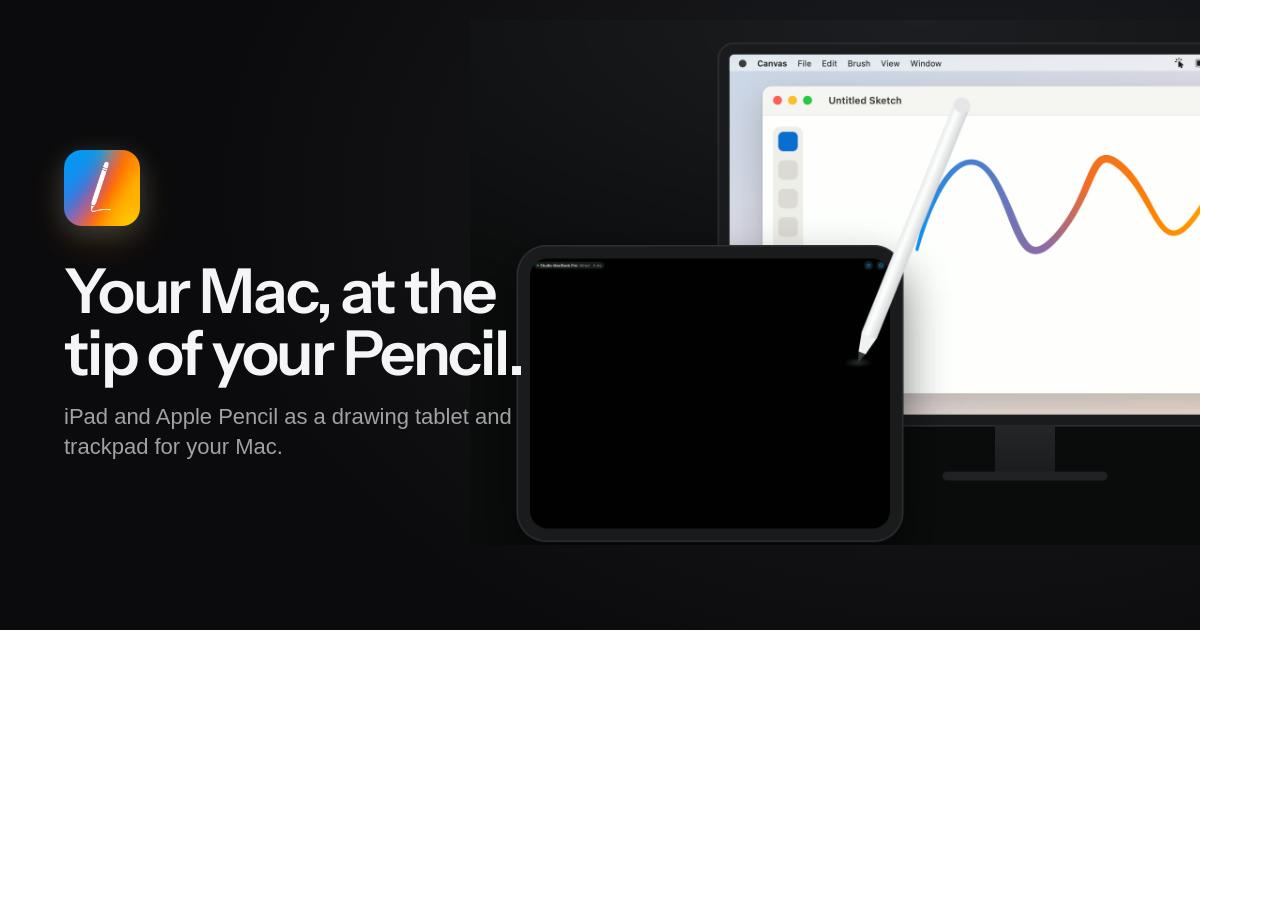
<file: media/demo/og.html>
<!doctype html>
<html>
  <head>
    <meta charset="utf-8" />
    <link
      rel="stylesheet"
      href="https://fonts.googleapis.com/css2?family=Instrument+Sans:wght@500..700&display=swap"
    />
    <style>
      body {
        margin: 0;
      }
      #s {
        position: relative;
        width: 1200px;
        height: 630px;
        overflow: hidden;
        background: radial-gradient(90% 120% at 80% 30%, #1d1e22, #0b0b0d 70%);
        font-family: 'Instrument Sans', sans-serif;
        color: #f5f5f7;
      }
      #t {
        position: absolute;
        left: 64px;
        top: 150px;
        width: 460px;
      }
      #t img {
        width: 76px;
        height: 76px;
        border-radius: 18px;
        box-shadow:
          0 12px 36px rgba(255, 131, 0, 0.25),
          0 6px 24px rgba(11, 147, 241, 0.25);
      }
      h1 {
        font-size: 62px;
        line-height: 1;
        letter-spacing: -0.035em;
        font-weight: 600;
        margin: 30px 0 18px;
      }
      p {
        margin: 0;
        font-size: 22px;
        line-height: 1.35;
        color: #a1a1a6;
        font-family: -apple-system, sans-serif;
      }
      #f {
        position: absolute;
        left: 470px;
        top: 20px;
        width: 900px;
        border-radius: 0;
      }
    </style>
  </head>
  <body>
    <div id="s">
      <img id="f" src="../../assets/video/aircursor-demo.jpg" />
      <div id="t">
        <img src="../../assets/img/aircursor-icon-ipad.png" />
        <h1>Your Mac, at the tip of your Pencil.</h1>
        <p>iPad and Apple Pencil as a drawing tablet and trackpad for your Mac.</p>
      </div>
    </div>
    <script>
      window.render = () => {};
    </script>
  </body>
</html>
</file>
<file: assets/css/tokens.css>
/* AirCursor design tokens. Light by default, dark follows the system. */

:root {
  color-scheme: light dark;
  --paper: #ffffff;
  --paper-alt: #f5f5f2;
  --paper-raised: #ffffff;
  --hairline: #dedcd6;
  --control-border: #8a8a8f;
  --ink: #1c1c1e;
  --ink-secondary: #5f5f66;
  --ink-tertiary: #6e6e73;
  --stage: #0b0b0d;
  --stage-raised: #1a1a1d;
  --on-stage: #f5f5f7;
  --on-stage-muted: #a1a1a6;
  --accent: #0a6ed1;
  --accent-hover: #0860b8;
  --on-accent: #ffffff;
  --link: #0066cc;
  --link-on-stage: #4da3ff;
  --focus: #0a6ed1;
  --brand-blue: #0b93f1;
  --brand-violet: #906aa6;
  --brand-coral: #f26b28;
  --brand-orange: #ff8300;
  --brand-amber: #ffbf00;
  --stroke-blue: #0a6fd6;
  --stroke-orange: #b54d00;
  --success: #1b7f46;
  --warning: #a64b00;
  --warning-tint: #fff1e0;
  --danger: #d70015;
  --nav-glass: rgba(255, 255, 255, 0.78);
  --shadow-tile: 0 1px 2px rgba(0, 0, 0, 0.04), 0 10px 30px rgba(0, 0, 0, 0.05);
  --shadow-lift: 0 2px 4px rgba(0, 0, 0, 0.06), 0 20px 48px rgba(0, 0, 0, 0.1);
  --shadow-device: 0 40px 80px rgba(0, 0, 0, 0.45);
  --space-1: 4px;
  --space-2: 8px;
  --space-3: 12px;
  --space-4: 16px;
  --space-5: 24px;
  --space-6: 32px;
  --space-7: 48px;
  --space-8: 64px;
  --space-9: 96px;
  --space-10: 144px;
  --radius-sm: 10px;
  --radius-md: 18px;
  --radius-lg: 30px;
  --radius-device: 44px;
  --radius-pill: 980px;
  --content-width: 980px;
  --wide-width: 1260px;
  --gutter: 22px;
  --nav-height: 52px;
  --font-display:
    'Instrument Sans', -apple-system, BlinkMacSystemFont, 'Helvetica Neue', sans-serif;
  --font-text:
    -apple-system, BlinkMacSystemFont, 'SF Pro Text', 'Helvetica Neue', system-ui, sans-serif;
  --font-mono: ui-monospace, 'SF Mono', Menlo, Consolas, monospace;
}

@media (prefers-color-scheme: dark) {
  :root {
    --paper: #000000;
    --paper-alt: #111113;
    --paper-raised: #1c1c1e;
    --hairline: #2c2c2e;
    --control-border: #7c7c82;
    --ink: #f5f5f7;
    --ink-secondary: #a1a1a6;
    --ink-tertiary: #8e8e93;
    --stage: #161618;
    --stage-raised: #232326;
    --link: #4da3ff;
    --focus: #4da3ff;
    --stroke-blue: #4da3ff;
    --stroke-orange: #ff9a2e;
    --success: #30d158;
    --warning: #ffb35c;
    --warning-tint: #2a1c0d;
    --danger: #ff6961;
    --nav-glass: rgba(22, 22, 24, 0.78);
    --shadow-tile: 0 0 0 1px rgba(255, 255, 255, 0.06);
    --shadow-lift: 0 0 0 1px rgba(255, 255, 255, 0.1), 0 20px 48px rgba(0, 0, 0, 0.6);
  }
}
</file>
<file: assets/css/site.css>
/* AirCursor site styles. Load after tokens.css. Class prefix ac-. */

:root {
  /* The icon's gradient: blue top-left melting through violet and coral into orange and amber. */
  --ac-gradient: linear-gradient(
    118deg,
    var(--brand-blue) 0%,
    #2a86e6 26%,
    var(--brand-violet) 42%,
    var(--brand-coral) 54%,
    var(--brand-orange) 70%,
    var(--brand-amber) 100%
  );
  /* Darker stops of the same journey, legible as text on paper. */
  --ac-gradient-ink: linear-gradient(100deg, var(--stroke-blue) 0%, var(--stroke-orange) 100%);
  /* The signature stroke: the squiggle the Pencil leaves in the app icon. */
  --ac-stroke-mask: url("data:image/svg+xml,%3Csvg xmlns='http://www.w3.org/2000/svg' viewBox='0 0 300 28' preserveAspectRatio='none'%3E%3Cpath d='M4 10 C 2 22, 14 25, 60 19 S 170 6, 296 12' fill='none' stroke='black' stroke-width='6' stroke-linecap='round'/%3E%3C/svg%3E");
  --ac-ease: cubic-bezier(0.28, 0.11, 0.32, 1);
}

/* ---------- Base ---------- */
.ac-page,
body.ac-page {
  margin: 0;
  background: var(--paper);
  color: var(--ink);
  font-family: var(--font-text);
  font-size: 17px;
  line-height: 1.47;
  letter-spacing: -0.022em;
  -webkit-font-smoothing: antialiased;
}
.ac-page *,
.ac-page *::before,
.ac-page *::after {
  box-sizing: border-box;
}
.ac-page img,
.ac-page svg {
  display: block;
  max-width: 100%;
}
.ac-page a {
  color: var(--link);
  text-decoration: none;
}
.ac-page a:hover {
  text-decoration: underline;
}
.ac-page :focus-visible {
  outline: 3px solid var(--focus);
  outline-offset: 2px;
  border-radius: 4px;
}
.ac-wrap {
  width: 100%;
  max-width: calc(var(--content-width) + 2 * var(--gutter));
  margin: 0 auto;
  padding: 0 var(--gutter);
}
.ac-wrap--wide {
  max-width: calc(var(--wide-width) + 2 * var(--gutter));
}
.ac-visually-hidden {
  position: absolute !important;
  width: 1px;
  height: 1px;
  overflow: hidden;
  clip: rect(0 0 0 0);
  white-space: nowrap;
}

/* ---------- Type helpers ---------- */
.ac-hero-type {
  font-family: var(--font-display);
  font-size: 96px;
  line-height: 0.98;
  font-weight: 600;
  letter-spacing: -0.035em;
  margin: 0;
}
.ac-headline {
  font-family: var(--font-display);
  font-size: 64px;
  line-height: 1.04;
  font-weight: 600;
  letter-spacing: -0.03em;
  margin: 0;
}
.ac-title {
  font-family: var(--font-display);
  font-size: 40px;
  line-height: 1.1;
  font-weight: 600;
  letter-spacing: -0.02em;
  margin: 0;
}
.ac-subtitle {
  font-family: var(--font-display);
  font-size: 28px;
  line-height: 1.18;
  font-weight: 600;
  letter-spacing: -0.015em;
  margin: 0;
}
.ac-lead {
  font-size: 21px;
  line-height: 1.43;
  letter-spacing: 0.011em;
  color: var(--ink-secondary);
  margin: 0;
}
.ac-body {
  font-size: 17px;
  line-height: 1.47;
  color: var(--ink-secondary);
  margin: 0;
}
.ac-body strong,
.ac-lead strong {
  color: var(--ink);
  font-weight: 600;
}
.ac-caption {
  font-size: 14px;
  line-height: 1.43;
  letter-spacing: -0.016em;
  color: var(--ink-tertiary);
  margin: 0;
}
.ac-readout {
  font-family: var(--font-mono);
  font-size: 15px;
  line-height: 1.33;
  font-weight: 500;
  letter-spacing: 0;
  font-variant-numeric: tabular-nums;
}
@media (max-width: 1068px) {
  .ac-hero-type {
    font-size: 64px;
  }
  .ac-headline {
    font-size: 48px;
  }
}
@media (max-width: 734px) {
  .ac-hero-type {
    font-size: 48px;
    line-height: 1.02;
  }
  .ac-headline {
    font-size: 40px;
  }
  .ac-title {
    font-size: 32px;
  }
  .ac-lead {
    font-size: 19px;
  }
}

/* Eyebrow: one line, gradient-filled text */
.ac-eyebrow {
  display: inline-block;
  font-size: 17px;
  line-height: 1.24;
  font-weight: 600;
  letter-spacing: -0.022em;
  margin: 0 0 12px;
  background: var(--ac-gradient-ink);
  -webkit-background-clip: text;
  background-clip: text;
  color: transparent;
}
.ac-stage .ac-eyebrow,
.ac-eyebrow--stage {
  background: var(--ac-gradient);
  -webkit-background-clip: text;
  background-clip: text;
}
/* Gradient word inside a headline */
.ac-ink {
  background: var(--ac-gradient-ink);
  -webkit-background-clip: text;
  background-clip: text;
  color: transparent;
}
.ac-stage .ac-ink {
  background: var(--ac-gradient);
  -webkit-background-clip: text;
  background-clip: text;
}

/* The signature stroke under one word */
.ac-stroke {
  position: relative;
  display: inline-block;
  white-space: nowrap;
}
.ac-stroke::after {
  content: '';
  position: absolute;
  left: -2%;
  right: -2%;
  bottom: -0.16em;
  height: 0.24em;
  background: var(--ac-gradient);
  -webkit-mask: var(--ac-stroke-mask) center / 100% 100% no-repeat;
  mask: var(--ac-stroke-mask) center / 100% 100% no-repeat;
  pointer-events: none;
}

/* ---------- Sections ---------- */
.ac-section {
  padding: var(--space-10) 0;
  background: var(--paper);
  color: var(--ink);
}
.ac-section--alt {
  background: var(--paper-alt);
}
.ac-section--tight {
  padding: var(--space-9) 0;
}
.ac-section__head {
  max-width: var(--content-width);
  margin: 0 auto var(--space-8);
  text-align: center;
}
.ac-section__head--left {
  text-align: left;
  margin-left: 0;
}
.ac-section__head .ac-lead {
  margin-top: 20px;
  max-width: 760px;
  margin-left: auto;
  margin-right: auto;
}
.ac-section__head--left .ac-lead {
  margin-left: 0;
}
@media (max-width: 734px) {
  .ac-section {
    padding: var(--space-9) 0;
  }
  .ac-section__head {
    margin-bottom: var(--space-7);
  }
}

/* Always-dark stage */
.ac-stage {
  background: var(--stage);
  color: var(--on-stage);
}
.ac-stage .ac-lead,
.ac-stage .ac-body {
  color: var(--on-stage-muted);
}
.ac-stage .ac-body strong,
.ac-stage .ac-lead strong {
  color: var(--on-stage);
}
.ac-stage .ac-caption {
  color: var(--on-stage-muted);
}
.ac-stage a:not(.ac-btn) {
  color: var(--link-on-stage);
}

/* ---------- Global nav ---------- */
.ac-nav {
  position: sticky;
  top: 0;
  z-index: 50;
  height: var(--nav-height);
  background: var(--nav-glass);
  -webkit-backdrop-filter: saturate(180%) blur(20px);
  backdrop-filter: saturate(180%) blur(20px);
  border-bottom: 1px solid var(--hairline);
  color: var(--ink);
}
.ac-nav__inner {
  max-width: calc(var(--wide-width) + 2 * var(--gutter));
  height: 100%;
  margin: 0 auto;
  padding: 0 var(--gutter);
  display: flex;
  align-items: center;
  gap: 28px;
}
.ac-nav__brand {
  display: flex;
  align-items: center;
  gap: 10px;
  font-family: var(--font-display);
  font-weight: 600;
  font-size: 19px;
  letter-spacing: -0.02em;
  color: var(--ink) !important;
  text-decoration: none !important;
  margin-right: auto;
}
.ac-nav__brand img {
  width: 26px;
  height: 26px;
  border-radius: 7px;
}
.ac-nav__links {
  display: flex;
  gap: 28px;
}
.ac-nav__links a {
  font-size: 14px;
  letter-spacing: -0.016em;
  color: var(--ink-secondary) !important;
  text-decoration: none !important;
  padding: 6px 0;
  position: relative;
}
.ac-nav__links a:hover {
  color: var(--ink) !important;
}
.ac-nav__links a[aria-current='page'] {
  color: var(--ink) !important;
}
.ac-nav__links a[aria-current='page']::after {
  content: '';
  position: absolute;
  left: 0;
  right: 0;
  bottom: -2px;
  height: 5px;
  background: var(--ac-gradient);
  -webkit-mask: var(--ac-stroke-mask) center / 100% 100% no-repeat;
  mask: var(--ac-stroke-mask) center / 100% 100% no-repeat;
}
.ac-nav--stage {
  background: rgba(11, 11, 13, 0.72);
  border-bottom-color: rgba(255, 255, 255, 0.08);
  color: var(--on-stage);
}
.ac-nav--stage .ac-nav__brand {
  color: var(--on-stage) !important;
}
.ac-nav--stage .ac-nav__links a {
  color: var(--on-stage-muted) !important;
}
.ac-nav--stage .ac-nav__links a:hover,
.ac-nav--stage .ac-nav__links a[aria-current='page'] {
  color: var(--on-stage) !important;
}
.ac-nav__menu {
  display: none;
  width: 36px;
  height: 36px;
  margin-left: -8px;
  border: 0;
  border-radius: 8px;
  background: transparent;
  color: inherit;
  cursor: pointer;
}
.ac-nav__menu svg {
  width: 18px;
  height: 18px;
  margin: auto;
}
@media (max-width: 734px) {
  .ac-nav__inner {
    gap: 12px;
  }
  .ac-nav__menu {
    display: grid;
  }
  .ac-nav__links {
    display: none;
    position: absolute;
    top: var(--nav-height);
    left: 0;
    right: 0;
    flex-direction: column;
    gap: 0;
    padding: 8px var(--space-4) 16px;
    background: var(--paper);
    border-bottom: 1px solid var(--hairline);
  }
  .ac-nav--stage .ac-nav__links {
    background: var(--stage);
    border-bottom-color: rgba(255, 255, 255, 0.08);
  }
  .ac-nav.is-open .ac-nav__links {
    display: flex;
  }
  .ac-nav__links a {
    padding: 12px 0;
    font-size: 17px;
  }
  .ac-nav__links a[aria-current='page']::after {
    right: auto;
    width: 64px;
    bottom: 6px;
  }
}

/* ---------- Buttons ---------- */
.ac-btn {
  display: inline-flex;
  align-items: center;
  justify-content: center;
  gap: 8px;
  min-height: 44px;
  padding: 11px 22px;
  border-radius: var(--radius-pill);
  border: 1px solid transparent;
  font-family: var(--font-text);
  font-size: 17px;
  line-height: 1.2;
  font-weight: 400;
  letter-spacing: -0.022em;
  text-decoration: none !important;
  cursor: pointer;
  transition:
    background-color 0.2s var(--ac-ease),
    color 0.2s var(--ac-ease),
    border-color 0.2s var(--ac-ease);
  white-space: nowrap;
}
.ac-btn--primary {
  background: var(--accent);
  color: var(--on-accent) !important;
}
.ac-btn--primary:hover {
  background: var(--accent-hover);
}
.ac-btn--secondary {
  background: transparent;
  color: var(--link) !important;
  border-color: var(--link);
}
.ac-btn--secondary:hover {
  background: var(--link);
  color: var(--paper) !important;
}
.ac-stage .ac-btn--secondary {
  color: var(--link-on-stage) !important;
  border-color: var(--link-on-stage);
}
.ac-stage .ac-btn--secondary:hover {
  background: var(--link-on-stage);
  color: var(--stage) !important;
}
.ac-btn--quiet {
  background: var(--paper-alt);
  color: var(--ink) !important;
}
.ac-btn--quiet:hover {
  background: var(--hairline);
}
.ac-btn--sm {
  min-height: 28px;
  padding: 4px 14px;
  font-size: 14px;
  letter-spacing: -0.016em;
}
.ac-btn--lg {
  min-height: 56px;
  padding: 16px 30px;
  font-size: 19px;
}
.ac-btn[disabled],
.ac-btn[aria-disabled='true'] {
  opacity: 0.42;
  cursor: default;
  pointer-events: none;
}
.ac-btn-row {
  display: flex;
  flex-wrap: wrap;
  align-items: center;
  justify-content: center;
  gap: 12px 24px;
}
.ac-btn-row--left {
  justify-content: flex-start;
}

/* Chevron link: "Learn more ›" */
.ac-more {
  display: inline-flex;
  align-items: baseline;
  gap: 2px;
  font-size: 17px;
  color: var(--link);
}
.ac-more::after {
  content: '\203A';
  font-size: 1.25em;
  line-height: 0;
  transform: translateY(0.04em);
  margin-left: 3px;
  transition: transform 0.2s var(--ac-ease);
}
.ac-more:hover::after {
  transform: translate(3px, 0.04em);
}
.ac-stage .ac-more {
  color: var(--link-on-stage);
}

/* Download button — text only; swap for Apple's official badge artwork in production */
.ac-store {
  display: inline-flex;
  flex-direction: column;
  justify-content: center;
  min-height: 52px;
  padding: 7px 24px 8px;
  border-radius: 14px;
  background: var(--ink);
  color: var(--paper) !important;
  text-decoration: none !important;
  line-height: 1.1;
}
.ac-store small {
  font-size: 11px;
  letter-spacing: 0.01em;
  opacity: 0.8;
}
.ac-store span {
  font-family: var(--font-display);
  font-size: 21px;
  font-weight: 600;
  letter-spacing: -0.02em;
}
.ac-stage .ac-store {
  background: var(--on-stage);
  color: var(--stage) !important;
}

/* ---------- Badges & status ---------- */
.ac-badge {
  display: inline-flex;
  align-items: center;
  gap: 6px;
  padding: 3px 10px;
  border-radius: var(--radius-pill);
  font-size: 12px;
  line-height: 1.33;
  font-weight: 600;
  letter-spacing: 0;
  background: var(--paper-alt);
  color: var(--ink-secondary);
  border: 1px solid var(--hairline);
  white-space: nowrap;
}
.ac-badge--warning {
  background: var(--warning-tint);
  color: var(--warning);
  border-color: transparent;
}
.ac-badge--accent {
  background: var(--accent);
  color: var(--on-accent);
  border-color: transparent;
}
.ac-badge--gradient {
  position: relative;
  background: var(--paper);
  color: var(--ink);
  border-color: transparent;
}
.ac-badge--gradient::before {
  content: '';
  position: absolute;
  inset: -1px;
  border-radius: inherit;
  padding: 1.5px;
  background: var(--ac-gradient);
  -webkit-mask:
    linear-gradient(#000 0 0) content-box,
    linear-gradient(#000 0 0);
  -webkit-mask-composite: xor;
  mask-composite: exclude;
}
.ac-stage .ac-badge--gradient {
  background: var(--stage);
  color: var(--on-stage);
}

.ac-pill {
  display: inline-flex;
  align-items: center;
  gap: 6px;
  padding: 5px 12px 5px 10px;
  border-radius: var(--radius-pill);
  background: rgba(118, 118, 128, 0.16);
  -webkit-backdrop-filter: blur(16px);
  backdrop-filter: blur(16px);
  font-size: 14px;
  line-height: 1.3;
  font-weight: 500;
  color: inherit;
  white-space: nowrap;
}
.ac-pill::before {
  content: '';
  width: 7px;
  height: 7px;
  border-radius: 50%;
  background: var(--ink-tertiary);
  flex: none;
}
.ac-pill--good::before {
  background: var(--success);
}
.ac-pill--working::before {
  background: var(--warning);
}
.ac-pill--bad::before {
  background: var(--danger);
}
.ac-pill__detail {
  font-weight: 400;
  opacity: 0.7;
}
.ac-stage .ac-pill--good::before {
  background: #30d158;
}

.ac-kbd {
  display: inline-flex;
  align-items: center;
  justify-content: center;
  min-width: 30px;
  height: 30px;
  padding: 0 8px;
  border-radius: var(--radius-sm);
  background: var(--paper-raised);
  border: 1px solid var(--hairline);
  box-shadow: 0 1.5px 0 var(--hairline);
  font-family: var(--font-text);
  font-size: 15px;
  font-weight: 500;
  color: var(--ink);
}
.ac-kbd + .ac-kbd {
  margin-left: 4px;
}
.ac-stage .ac-kbd {
  background: var(--stage-raised);
  border-color: rgba(255, 255, 255, 0.12);
  box-shadow: 0 1.5px 0 rgba(255, 255, 255, 0.12);
  color: var(--on-stage);
}

/* ---------- Hero ---------- */
.ac-hero {
  position: relative;
  overflow: hidden;
  padding: 96px 0 0;
  text-align: center;
}
.ac-hero__icon {
  width: 96px;
  height: 96px;
  margin: 0 auto 28px;
  border-radius: 22px;
  box-shadow:
    0 18px 50px rgba(255, 131, 0, 0.25),
    0 8px 30px rgba(11, 147, 241, 0.25);
}
.ac-hero__title {
  max-width: 980px;
  margin: 0 auto;
}
.ac-hero .ac-lead {
  max-width: 640px;
  margin: 24px auto 0;
}
.ac-hero .ac-btn-row {
  margin-top: 36px;
}
.ac-hero__note {
  margin-top: 18px;
}
.ac-hero__glow {
  position: absolute;
  left: 50%;
  top: 58%;
  width: 1100px;
  height: 700px;
  transform: translateX(-50%);
  background:
    radial-gradient(closest-side, rgba(11, 147, 241, 0.2), transparent 70%),
    radial-gradient(closest-side at 70% 60%, rgba(255, 131, 0, 0.18), transparent 70%);
  pointer-events: none;
}
.ac-hero__demo {
  position: relative;
  margin-top: 72px;
}
@media (max-width: 734px) {
  .ac-hero {
    padding-top: 64px;
  }
  .ac-hero__icon {
    width: 72px;
    height: 72px;
    border-radius: 17px;
  }
  .ac-hero__demo {
    margin-top: 48px;
  }
}

/* ---------- Demo stage (looping animation / video slot) ---------- */
.ac-demo {
  position: relative;
  max-width: var(--wide-width);
  margin: 0 auto;
}
.ac-demo__canvas {
  position: relative;
  aspect-ratio: 12 / 7;
  border-radius: var(--radius-lg) var(--radius-lg) 0 0;
  overflow: hidden;
  background: radial-gradient(120% 90% at 50% 0%, #1d1e22 0%, var(--stage) 70%);
}
.ac-demo__canvas > svg,
.ac-demo__canvas > video,
.ac-demo__canvas > img {
  position: absolute;
  inset: 0;
  width: 100%;
  height: 100%;
  object-fit: cover;
}
.ac-demo__bar {
  display: flex;
  align-items: center;
  justify-content: space-between;
  gap: 16px;
  padding: 16px 24px;
  background: var(--stage-raised);
  border-radius: 0 0 var(--radius-lg) var(--radius-lg);
  color: var(--on-stage);
}
.ac-demo__bar .ac-caption {
  flex: 1;
  color: var(--on-stage-muted);
  text-align: left;
}
.ac-demo__toggle {
  flex: none;
  display: inline-flex;
  align-items: center;
  justify-content: center;
  width: 36px;
  height: 36px;
  border-radius: 50%;
  border: 0;
  background: rgba(255, 255, 255, 0.12);
  color: var(--on-stage);
  cursor: pointer;
}
.ac-demo__toggle:hover {
  background: rgba(255, 255, 255, 0.2);
}
.ac-demo__toggle svg {
  width: 14px;
  height: 14px;
}
.ac-demo--flush .ac-demo__canvas {
  border-radius: var(--radius-lg);
}
@media (max-width: 734px) {
  .ac-demo__bar {
    flex-wrap: wrap;
    padding: 12px 16px;
  }
  .ac-demo__bar .ac-caption {
    order: 3;
    flex-basis: 100%;
  }
}

/* ---------- Chapter nav ---------- */
.ac-chapters {
  display: flex;
  justify-content: center;
  gap: 8px;
  padding: 28px var(--gutter);
  overflow-x: auto;
  scrollbar-width: none;
  border-bottom: 1px solid var(--hairline);
  background: var(--paper);
}
.ac-chapters a {
  flex: none;
  display: flex;
  flex-direction: column;
  align-items: center;
  gap: 10px;
  width: 112px;
  padding: 6px 4px;
  color: var(--ink-secondary) !important;
  font-size: 13px;
  line-height: 1.25;
  text-align: center;
  text-decoration: none !important;
  border-radius: 14px;
}
.ac-chapters a:hover {
  color: var(--ink) !important;
}
.ac-chapters svg {
  width: 34px;
  height: 34px;
  color: var(--ink);
}
.ac-chapters a:hover svg {
  color: var(--stroke-blue);
}
@media (max-width: 734px) {
  .ac-chapters {
    justify-content: flex-start;
  }
}

/* ---------- Icons (inline svg) ---------- */
.ac-icon {
  width: 24px;
  height: 24px;
  fill: none;
  stroke: currentColor;
  stroke-width: 1.6;
  stroke-linecap: round;
  stroke-linejoin: round;
}

/* ---------- Bento tiles ---------- */
.ac-tiles {
  display: grid;
  grid-template-columns: repeat(6, 1fr);
  gap: var(--space-5);
  max-width: var(--wide-width);
  margin: 0 auto;
}
.ac-tile {
  position: relative;
  grid-column: span 3;
  display: flex;
  flex-direction: column;
  min-height: 520px;
  padding: var(--space-7);
  border-radius: var(--radius-lg);
  background: var(--paper-raised);
  color: var(--ink);
  box-shadow: var(--shadow-tile);
  overflow: hidden;
}
.ac-tile--third {
  grid-column: span 2;
  min-height: 420px;
}
.ac-tile--full {
  grid-column: span 6;
}
.ac-tile--stage {
  background: var(--stage);
  color: var(--on-stage);
  box-shadow: none;
}
.ac-tile--stage .ac-body {
  color: var(--on-stage-muted);
}
.ac-tile--stage .ac-body strong {
  color: var(--on-stage);
}
.ac-tile--stage .ac-caption {
  color: var(--on-stage-muted);
}
.ac-tile--stage .ac-eyebrow {
  background: var(--ac-gradient);
  -webkit-background-clip: text;
  background-clip: text;
}
/* The drawing-canvas texture: a faint dot grid, like the paper the Pencil lands on */
.ac-tile--canvas {
  background-image: radial-gradient(circle at 1px 1px, var(--hairline) 1.2px, transparent 1.4px);
  background-size: 22px 22px;
  background-color: var(--paper-raised);
}
.ac-tile--stage.ac-tile--canvas {
  background-image: radial-gradient(
    circle at 1px 1px,
    rgba(255, 255, 255, 0.09) 1.2px,
    transparent 1.4px
  );
  background-color: var(--stage);
}
.ac-tile__text {
  position: relative;
  z-index: 1;
  max-width: 520px;
}
.ac-tile__text .ac-body {
  margin-top: 14px;
}
.ac-tile__visual {
  position: relative;
  flex: 1;
  display: flex;
  align-items: flex-end;
  justify-content: center;
  margin-top: var(--space-6);
}
.ac-tile--compact {
  min-height: 0;
}
.ac-tile__icon {
  width: 36px;
  height: 36px;
  margin-bottom: 18px;
  color: var(--stroke-blue);
}
.ac-tile--stage .ac-tile__icon {
  color: var(--on-stage);
}
.ac-tile__visual > svg:not(.ac-icon) {
  width: 100%;
  max-width: 480px;
}
a.ac-tile {
  text-decoration: none !important;
  transition:
    box-shadow 0.3s var(--ac-ease),
    transform 0.3s var(--ac-ease);
}
a.ac-tile:hover {
  box-shadow: var(--shadow-lift);
  transform: translateY(-2px);
}
@media (max-width: 1068px) {
  .ac-tile,
  .ac-tile--third {
    grid-column: span 6;
    min-height: 440px;
  }
  .ac-tile--compact {
    min-height: 0;
  }
  .ac-tile--half-md {
    grid-column: span 3;
  }
}
@media (max-width: 734px) {
  .ac-tiles {
    gap: var(--space-4);
  }
  .ac-tile,
  .ac-tile--half-md {
    grid-column: span 6;
    padding: var(--space-6) var(--space-5);
    min-height: 0;
  }
}

/* Active-area frame: corner brackets borrowed from Tablet mode's mapping editor */
.ac-frame {
  position: relative;
  padding: 14px;
}
.ac-frame::before,
.ac-frame::after {
  content: '';
  position: absolute;
  inset: 0;
  pointer-events: none;
  border: 2.5px solid var(--stroke-blue);
  -webkit-mask:
    linear-gradient(#000 0 0) top left / 22px 22px no-repeat,
    linear-gradient(#000 0 0) top right / 22px 22px no-repeat,
    linear-gradient(#000 0 0) bottom left / 22px 22px no-repeat,
    linear-gradient(#000 0 0) bottom right / 22px 22px no-repeat;
  mask:
    linear-gradient(#000 0 0) top left / 22px 22px no-repeat,
    linear-gradient(#000 0 0) top right / 22px 22px no-repeat,
    linear-gradient(#000 0 0) bottom left / 22px 22px no-repeat,
    linear-gradient(#000 0 0) bottom right / 22px 22px no-repeat;
  border-radius: 6px;
}
.ac-frame::after {
  display: none;
}
.ac-stage .ac-frame::before,
.ac-tile--stage .ac-frame::before {
  border-color: var(--on-stage);
}

/* ---------- Segmented control ---------- */
.ac-seg {
  display: inline-flex;
  padding: 3px;
  border-radius: var(--radius-pill);
  background: var(--paper-alt);
  border: 1px solid var(--hairline);
}
.ac-seg input {
  position: absolute;
  opacity: 0;
  pointer-events: none;
}
.ac-seg label {
  padding: 8px 18px;
  border-radius: var(--radius-pill);
  font-size: 15px;
  line-height: 1.2;
  color: var(--ink-secondary);
  cursor: pointer;
  white-space: nowrap;
  transition:
    background-color 0.2s var(--ac-ease),
    color 0.2s var(--ac-ease);
}
.ac-seg label:hover {
  color: var(--ink);
}
.ac-seg input:checked + label {
  background: var(--accent);
  color: var(--on-accent);
}
.ac-seg input:focus-visible + label {
  outline: 3px solid var(--focus);
  outline-offset: 2px;
}
.ac-stage .ac-seg {
  background: var(--stage-raised);
  border-color: rgba(255, 255, 255, 0.08);
}
.ac-stage .ac-seg label {
  color: var(--on-stage-muted);
}
.ac-stage .ac-seg input:checked + label {
  color: var(--on-accent);
}

/* ---------- Connection cards ---------- */
.ac-conns {
  display: grid;
  grid-template-columns: repeat(4, 1fr);
  gap: var(--space-4);
  max-width: var(--wide-width);
  margin: 0 auto;
}
.ac-conn {
  display: flex;
  flex-direction: column;
  gap: 10px;
  padding: 28px 26px 26px;
  border-radius: var(--radius-md);
  background: var(--paper-raised);
  box-shadow: var(--shadow-tile);
}
.ac-conn .ac-icon {
  width: 32px;
  height: 32px;
  color: var(--ink);
  margin-bottom: 8px;
}
.ac-conn h3 {
  margin: 0;
  font-family: var(--font-display);
  font-size: 24px;
  line-height: 1.17;
  font-weight: 600;
  letter-spacing: -0.015em;
}
.ac-conn p {
  margin: 0;
  font-size: 15px;
  line-height: 1.4;
  color: var(--ink-secondary);
}
.ac-conn__foot {
  margin-top: auto;
  padding-top: 14px;
  display: flex;
  align-items: center;
  gap: 10px;
  font-size: 13px;
  color: var(--ink-tertiary);
}
.ac-conn--recommended {
  position: relative;
}
.ac-conn--recommended::before {
  content: '';
  position: absolute;
  inset: 0;
  border-radius: inherit;
  padding: 2px;
  background: var(--ac-gradient);
  -webkit-mask:
    linear-gradient(#000 0 0) content-box,
    linear-gradient(#000 0 0);
  -webkit-mask-composite: xor;
  mask-composite: exclude;
  pointer-events: none;
}
.ac-stage .ac-conn,
.ac-tile--stage .ac-conn {
  background: var(--stage-raised);
  box-shadow: none;
}
.ac-stage .ac-conn .ac-icon {
  color: var(--on-stage);
}
.ac-stage .ac-conn p,
.ac-stage .ac-conn__foot {
  color: var(--on-stage-muted);
}
@media (max-width: 1068px) {
  .ac-conns {
    grid-template-columns: repeat(2, 1fr);
  }
}
@media (max-width: 734px) {
  .ac-conns {
    grid-template-columns: 1fr;
  }
}

/* Latency meter: three bars, data-level 1..3 */
.ac-meter {
  display: inline-flex;
  align-items: flex-end;
  gap: 3px;
  height: 14px;
}
.ac-meter i {
  width: 4px;
  border-radius: 2px;
  background: var(--hairline);
}
.ac-meter i:nth-child(1) {
  height: 6px;
}
.ac-meter i:nth-child(2) {
  height: 10px;
}
.ac-meter i:nth-child(3) {
  height: 14px;
}
.ac-meter[data-level='1'] i:nth-child(-n + 1),
.ac-meter[data-level='2'] i:nth-child(-n + 2),
.ac-meter[data-level='3'] i:nth-child(-n + 3) {
  background: var(--ink);
}
.ac-stage .ac-meter i {
  background: rgba(255, 255, 255, 0.18);
}
.ac-stage .ac-meter[data-level='1'] i:nth-child(-n + 1),
.ac-stage .ac-meter[data-level='2'] i:nth-child(-n + 2),
.ac-stage .ac-meter[data-level='3'] i:nth-child(-n + 3) {
  background: var(--on-stage);
}

/* ---------- Pressure strip ---------- */
.ac-pressure {
  position: relative;
  width: 100%;
  max-width: 560px;
  padding: 44px 0 30px;
}
.ac-pressure__wedge {
  display: block;
  width: 100%;
  height: 64px;
}
.ac-pressure__mark {
  position: absolute;
  top: 34px;
  bottom: 22px;
  width: 2px;
  background: currentColor;
  border-radius: 1px;
}
.ac-pressure__mark::before {
  content: '';
  position: absolute;
  left: 50%;
  top: -6px;
  width: 12px;
  height: 12px;
  margin-left: -6px;
  border-radius: 50%;
  background: currentColor;
}
.ac-pressure__label {
  position: absolute;
  bottom: 0;
  transform: translateX(-50%);
  font-family: var(--font-mono);
  font-size: 13px;
  white-space: nowrap;
}
.ac-pressure__ends {
  position: absolute;
  left: 0;
  right: 0;
  top: 0;
  display: flex;
  justify-content: space-between;
  font-size: 13px;
  opacity: 0.6;
}

/* ---------- Table ---------- */
.ac-table {
  width: 100%;
  border-collapse: collapse;
  font-size: 17px;
}
.ac-table th,
.ac-table td {
  padding: 18px 16px;
  text-align: center;
  border-bottom: 1px solid var(--hairline);
}
.ac-table th:first-child,
.ac-table td:first-child {
  text-align: left;
  padding-left: 0;
}
.ac-table thead th {
  font-size: 14px;
  font-weight: 600;
  color: var(--ink-tertiary);
  letter-spacing: -0.016em;
}
.ac-table tbody th {
  font-weight: 600;
  color: var(--ink);
}
.ac-table td {
  color: var(--ink-secondary);
}
.ac-yes,
.ac-no,
.ac-partial {
  display: inline-flex;
  align-items: center;
  gap: 6px;
}
.ac-yes::before,
.ac-no::before,
.ac-partial::before {
  flex: none;
}
.ac-yes::before {
  content: '';
  width: 9px;
  height: 9px;
  border-radius: 50%;
  background: var(--ink);
}
.ac-partial::before {
  content: '';
  width: 9px;
  height: 9px;
  border-radius: 50%;
  background: linear-gradient(90deg, var(--ink) 50%, var(--hairline) 50%);
  box-shadow: inset 0 0 0 1px var(--ink);
}
.ac-no::before {
  content: '';
  width: 9px;
  height: 9px;
  border-radius: 50%;
  box-shadow: inset 0 0 0 1.5px var(--ink-tertiary);
}
@media (max-width: 734px) {
  .ac-table {
    font-size: 14px;
  }
  .ac-table th,
  .ac-table td {
    padding: 12px 6px;
  }
  .ac-table thead th {
    font-size: 12px;
  }
}

/* ---------- FAQ / disclosure ---------- */
.ac-faq {
  border-top: 1px solid var(--hairline);
}
.ac-faq details {
  border-bottom: 1px solid var(--hairline);
}
.ac-faq summary {
  list-style: none;
  display: flex;
  align-items: center;
  justify-content: space-between;
  gap: 24px;
  padding: 24px 0;
  cursor: pointer;
  font-family: var(--font-display);
  font-size: 21px;
  line-height: 1.3;
  font-weight: 600;
  letter-spacing: -0.015em;
  color: var(--ink);
}
.ac-faq summary::-webkit-details-marker {
  display: none;
}
.ac-faq summary::after {
  content: '';
  flex: none;
  width: 14px;
  height: 14px;
  background:
    linear-gradient(currentColor 0 0) center / 14px 2px no-repeat,
    linear-gradient(currentColor 0 0) center / 2px 14px no-repeat;
  transition: transform 0.3s var(--ac-ease);
  color: var(--ink-secondary);
}
.ac-faq details[open] summary::after {
  transform: rotate(45deg);
}
.ac-faq__answer {
  padding: 0 48px 28px 0;
  color: var(--ink-secondary);
}
.ac-faq__answer p {
  margin: 0 0 12px;
}
.ac-faq__answer ul {
  margin: 0 0 12px;
  padding-left: 20px;
}
.ac-faq__answer li {
  margin: 4px 0;
}
.ac-faq__answer strong {
  color: var(--ink);
  font-weight: 600;
}

/* ---------- Support topics ---------- */
.ac-topics {
  display: grid;
  grid-template-columns: repeat(3, 1fr);
  gap: var(--space-4);
}
.ac-topic {
  display: flex;
  flex-direction: column;
  gap: 8px;
  padding: 28px;
  border-radius: var(--radius-md);
  background: var(--paper-raised);
  box-shadow: var(--shadow-tile);
  color: var(--ink) !important;
  text-decoration: none !important;
  transition:
    box-shadow 0.3s var(--ac-ease),
    transform 0.3s var(--ac-ease);
}
.ac-topic:hover {
  box-shadow: var(--shadow-lift);
  transform: translateY(-2px);
}
.ac-topic .ac-icon {
  width: 30px;
  height: 30px;
  margin-bottom: 10px;
  color: var(--stroke-blue);
}
.ac-topic h3 {
  margin: 0;
  font-family: var(--font-display);
  font-size: 21px;
  font-weight: 600;
  letter-spacing: -0.015em;
}
.ac-topic p {
  margin: 0;
  font-size: 15px;
  line-height: 1.4;
  color: var(--ink-secondary);
}
.ac-topic .ac-more {
  margin-top: auto;
  padding-top: 10px;
  font-size: 15px;
}
@media (max-width: 1068px) {
  .ac-topics {
    grid-template-columns: repeat(2, 1fr);
  }
}
@media (max-width: 734px) {
  .ac-topics {
    grid-template-columns: 1fr;
  }
}

/* Numbered steps */
.ac-steps {
  display: grid;
  grid-template-columns: repeat(3, 1fr);
  gap: var(--space-6);
  counter-reset: step;
  list-style: none;
  margin: 0;
  padding: 0;
}
.ac-steps li {
  counter-increment: step;
}
.ac-steps li::before {
  content: counter(step);
  display: flex;
  align-items: center;
  justify-content: center;
  width: 44px;
  height: 44px;
  margin-bottom: 18px;
  border-radius: 50%;
  background: var(--ac-gradient);
  color: #fff;
  font-family: var(--font-display);
  font-size: 21px;
  font-weight: 600;
}
.ac-steps h3 {
  margin: 0 0 8px;
  font-family: var(--font-display);
  font-size: 24px;
  font-weight: 600;
  letter-spacing: -0.015em;
}
.ac-steps p {
  margin: 0;
  color: var(--ink-secondary);
}
@media (max-width: 734px) {
  .ac-steps {
    grid-template-columns: 1fr;
  }
}

/* ---------- Search field ---------- */
.ac-search {
  position: relative;
  max-width: 620px;
  margin: 0 auto;
}
.ac-search input {
  width: 100%;
  height: 56px;
  padding: 0 20px 0 52px;
  border-radius: var(--radius-pill);
  border: 1px solid var(--control-border);
  background: var(--paper-raised);
  color: var(--ink);
  font: inherit;
  font-size: 17px;
}
.ac-search input::placeholder {
  color: var(--ink-tertiary);
}
.ac-search input:focus {
  outline: 3px solid var(--focus);
  outline-offset: 2px;
}
.ac-search svg {
  position: absolute;
  left: 20px;
  top: 50%;
  width: 20px;
  height: 20px;
  transform: translateY(-50%);
  color: var(--ink-tertiary);
}

/* ---------- Legal document ---------- */
.ac-legal {
  display: grid;
  grid-template-columns: 220px minmax(0, 1fr);
  gap: var(--space-8);
  max-width: var(--content-width);
  margin: 0 auto;
}
.ac-legal__toc {
  position: sticky;
  top: calc(var(--nav-height) + 32px);
  align-self: start;
  font-size: 14px;
}
.ac-legal__toc p {
  margin: 0 0 10px;
  font-weight: 600;
  color: var(--ink);
}
.ac-legal__toc ol {
  list-style: none;
  margin: 0;
  padding: 0;
  border-left: 1px solid var(--hairline);
}
.ac-legal__toc a {
  display: block;
  padding: 6px 0 6px 16px;
  margin-left: -1px;
  border-left: 2px solid transparent;
  color: var(--ink-secondary) !important;
  text-decoration: none !important;
}
.ac-legal__toc a:hover {
  color: var(--ink) !important;
}
.ac-legal__toc a[aria-current='true'] {
  color: var(--ink) !important;
  border-left-color: var(--stroke-blue);
}
.ac-legal__body h2 {
  margin: 56px 0 14px;
  font-family: var(--font-display);
  font-size: 28px;
  line-height: 1.18;
  font-weight: 600;
  letter-spacing: -0.015em;
}
.ac-legal__body h2:first-child {
  margin-top: 0;
}
.ac-legal__body h3 {
  margin: 28px 0 8px;
  font-size: 17px;
  font-weight: 600;
}
.ac-legal__body p,
.ac-legal__body li {
  color: var(--ink-secondary);
}
.ac-legal__body p {
  margin: 0 0 14px;
}
.ac-legal__body ul {
  margin: 0 0 14px;
  padding-left: 22px;
}
.ac-legal__body li {
  margin: 6px 0;
}
.ac-legal__body strong {
  color: var(--ink);
  font-weight: 600;
}
.ac-legal__body .ac-table {
  font-size: 15px;
  margin: 8px 0 20px;
}
.ac-legal__body .ac-table td,
.ac-legal__body .ac-table th {
  text-align: left;
}
@media (max-width: 900px) {
  .ac-legal {
    grid-template-columns: 1fr;
    gap: var(--space-6);
  }
  .ac-legal__toc {
    position: static;
  }
}

/* The short version — summary callout */
.ac-summary {
  display: grid;
  grid-template-columns: repeat(3, 1fr);
  gap: 1px;
  margin: 0 0 var(--space-8);
  border-radius: var(--radius-md);
  overflow: hidden;
  background: var(--hairline);
  border: 1px solid var(--hairline);
}
.ac-summary div {
  padding: 26px 24px;
  background: var(--paper-raised);
}
.ac-summary strong {
  display: block;
  margin-bottom: 6px;
  font-family: var(--font-display);
  font-size: 21px;
  font-weight: 600;
  letter-spacing: -0.015em;
  color: var(--ink);
}
.ac-summary span {
  font-size: 15px;
  line-height: 1.4;
  color: var(--ink-secondary);
}
@media (max-width: 734px) {
  .ac-summary {
    grid-template-columns: 1fr;
  }
}

/* ---------- Forms ---------- */
.ac-form {
  display: grid;
  grid-template-columns: 1fr 1fr;
  gap: 22px 20px;
}
.ac-field {
  display: flex;
  flex-direction: column;
  gap: 8px;
}
.ac-field--full {
  grid-column: 1 / -1;
}
.ac-field > label,
.ac-field > .ac-field__label {
  font-size: 15px;
  font-weight: 600;
  color: var(--ink);
}
.ac-field > label.ac-check {
  font-size: 15px;
  font-weight: 400;
  color: var(--ink-secondary);
}
.ac-field__opt {
  font-weight: 400;
  color: var(--ink-tertiary);
}
.ac-input,
.ac-select,
.ac-textarea {
  width: 100%;
  min-height: 50px;
  padding: 13px 16px;
  border-radius: var(--radius-sm);
  border: 1px solid var(--control-border);
  background: var(--paper-raised);
  color: var(--ink);
  font: inherit;
  font-size: 17px;
  line-height: 1.3;
  transition:
    border-color 0.2s var(--ac-ease),
    box-shadow 0.2s var(--ac-ease);
}
.ac-input::placeholder,
.ac-textarea::placeholder {
  color: var(--ink-tertiary);
}
.ac-input:focus,
.ac-select:focus,
.ac-textarea:focus {
  outline: none;
  border-color: var(--focus);
  box-shadow: 0 0 0 3px var(--focus);
}
.ac-textarea {
  min-height: 168px;
  resize: vertical;
}
.ac-select {
  appearance: none;
  -webkit-appearance: none;
  padding-right: 44px;
  background-image:
    linear-gradient(45deg, transparent 50%, var(--ink-secondary) 50%),
    linear-gradient(135deg, var(--ink-secondary) 50%, transparent 50%);
  background-position:
    calc(100% - 22px) 52%,
    calc(100% - 16px) 52%;
  background-size: 6px 6px;
  background-repeat: no-repeat;
}
.ac-field__hint {
  font-size: 13px;
  color: var(--ink-tertiary);
}
.ac-field--error .ac-input,
.ac-field--error .ac-textarea {
  border-color: var(--danger);
}
.ac-field__error {
  font-size: 13px;
  color: var(--danger);
}
.ac-check {
  display: flex;
  align-items: flex-start;
  gap: 12px;
  font-size: 15px;
  color: var(--ink-secondary);
  cursor: pointer;
}
.ac-check input {
  appearance: none;
  -webkit-appearance: none;
  flex: none;
  width: 22px;
  height: 22px;
  margin: 0;
  border-radius: 6px;
  border: 1px solid var(--control-border);
  background: var(--paper-raised);
  display: grid;
  place-content: center;
  cursor: pointer;
}
.ac-check input:checked {
  background: var(--accent);
  border-color: var(--accent);
}
.ac-check input:checked::after {
  content: '';
  width: 11px;
  height: 6px;
  margin-top: -3px;
  border-left: 2px solid var(--on-accent);
  border-bottom: 2px solid var(--on-accent);
  transform: rotate(-45deg);
}
.ac-check input:focus-visible {
  outline: 3px solid var(--focus);
  outline-offset: 2px;
}
.ac-form__actions {
  grid-column: 1 / -1;
  display: flex;
  flex-wrap: wrap;
  align-items: center;
  justify-content: space-between;
  gap: 16px;
  padding-top: 8px;
}
.ac-seg--form {
  flex-wrap: wrap;
}
/* The setup fields, shown only for the kinds of feedback that need them */
.ac-form__setup {
  grid-column: 1 / -1;
  display: grid;
  grid-template-columns: 1fr 1fr;
  gap: 22px 20px;
}
@media (max-width: 734px) {
  .ac-form,
  .ac-form__setup {
    grid-template-columns: 1fr;
  }
  .ac-seg--form {
    border-radius: 18px;
  }
}

/* Form result */
.ac-sent {
  display: flex;
  flex-direction: column;
  align-items: center;
  gap: 14px;
  padding: 56px 32px;
  text-align: center;
  border-radius: var(--radius-lg);
  background: var(--paper-raised);
  box-shadow: var(--shadow-tile);
}
.ac-sent__mark {
  width: 64px;
  height: 64px;
  border-radius: 50%;
  display: grid;
  place-content: center;
  background: var(--ac-gradient);
  color: #fff;
}
.ac-sent__mark svg {
  width: 28px;
  height: 28px;
  fill: none;
  stroke: currentColor;
  stroke-width: 3;
  stroke-linecap: round;
  stroke-linejoin: round;
}

/* Aside card */
.ac-card {
  padding: 28px;
  border-radius: var(--radius-md);
  background: var(--paper-raised);
  box-shadow: var(--shadow-tile);
}
.ac-card h3 {
  margin: 0 0 8px;
  font-family: var(--font-display);
  font-size: 21px;
  font-weight: 600;
  letter-spacing: -0.015em;
}
.ac-card p {
  margin: 0 0 10px;
  font-size: 15px;
  color: var(--ink-secondary);
}

/* ---------- CTA band ---------- */
.ac-cta {
  text-align: center;
}
.ac-cta__icons {
  display: flex;
  justify-content: center;
  align-items: center;
  gap: 18px;
  margin-bottom: 32px;
}
.ac-cta__icons img {
  width: 88px;
  height: 88px;
}
.ac-cta__icons img:first-child {
  border-radius: 20px;
}
.ac-cta__icons img:last-child {
  width: 112px;
  height: 112px;
  margin: -12px;
}
.ac-cta .ac-lead {
  margin: 20px auto 0;
  max-width: 620px;
}
.ac-cta .ac-btn-row {
  margin-top: 36px;
}
.ac-reqs {
  display: flex;
  justify-content: center;
  flex-wrap: wrap;
  gap: 8px 28px;
  margin-top: 28px;
}

/* ---------- Footer ---------- */
.ac-footer {
  padding: 40px 0 48px;
  background: var(--paper-alt);
  color: var(--ink-tertiary);
  font-size: 13px;
  line-height: 1.45;
}
.ac-footer__top {
  display: flex;
  flex-wrap: wrap;
  align-items: center;
  justify-content: space-between;
  gap: 20px;
  padding-bottom: 22px;
  border-bottom: 1px solid var(--hairline);
}
.ac-footer__brand {
  display: flex;
  align-items: center;
  gap: 10px;
  font-family: var(--font-display);
  font-size: 17px;
  font-weight: 600;
  color: var(--ink);
}
.ac-footer__brand img {
  width: 24px;
  height: 24px;
  border-radius: 6px;
}
.ac-footer__links {
  display: flex;
  flex-wrap: wrap;
  gap: 8px 24px;
}
.ac-footer__links a {
  color: var(--ink-secondary) !important;
}
.ac-footer__legal {
  display: flex;
  flex-wrap: wrap;
  justify-content: space-between;
  gap: 8px 24px;
  padding-top: 18px;
}
.ac-footer p {
  margin: 0;
}

/* ---------- Product illustrations (inline svg) ---------- */
.v-device {
  fill: var(--paper-alt);
  stroke: var(--hairline);
  stroke-width: 1.5;
}
.v-screen {
  fill: var(--paper);
}
.v-screen-dark {
  fill: var(--stage);
}
.v-corner {
  fill: none;
  stroke: #fff;
  stroke-width: 2.5;
  stroke-linecap: round;
}
.v-map {
  fill: none;
  stroke: var(--stroke-blue);
  stroke-width: 1.5;
  stroke-dasharray: 4 5;
  opacity: 0.7;
}
.v-dot {
  fill: var(--brand-orange);
}
.v-cursor {
  fill: var(--ink);
  stroke: var(--paper);
  stroke-width: 1.2;
  stroke-linejoin: round;
}
.v-trail {
  fill: none;
  stroke-width: 4;
  stroke-linecap: round;
}
.v-finger {
  fill: rgba(255, 255, 255, 0.18);
  stroke: rgba(255, 255, 255, 0.7);
  stroke-width: 1.5;
}
.v-chip {
  fill: rgba(255, 255, 255, 0.12);
}
.v-chip-text {
  fill: #f5f5f7;
  font: 500 12px var(--font-mono);
}
.v-g-finger {
  fill: var(--paper-raised);
  stroke: var(--ink);
  stroke-width: 1.5;
}
.v-g-arrow {
  fill: none;
  stroke: var(--stroke-blue);
  stroke-width: 2;
  stroke-linecap: round;
  stroke-linejoin: round;
}
.v-g-ring {
  fill: none;
  stroke: var(--stroke-orange);
  stroke-width: 1.5;
  stroke-dasharray: 3 4;
}

/* ---------- Page layouts ---------- */
.ac-skip {
  position: absolute;
  left: 12px;
  top: -60px;
  z-index: 100;
  padding: 10px 16px;
  border-radius: var(--radius-pill);
  background: var(--accent);
  color: var(--on-accent) !important;
}
.ac-skip:focus {
  top: 8px;
}
.ac-page-head {
  padding: 96px 0 64px;
}
.ac-page-head--center {
  text-align: center;
}
.ac-page-head--center .ac-lead {
  margin: 20px auto 0;
  max-width: 640px;
}
.ac-page-head .ac-caption {
  margin-top: 20px;
}
.ac-page-head + .ac-section {
  padding-top: 0;
}
@media (max-width: 734px) {
  .ac-page-head {
    padding: 64px 0 40px;
  }
}

.ac-tile--split {
  display: grid;
  grid-template-columns: minmax(0, 1fr) minmax(0, 1.1fr);
  gap: var(--space-7);
  align-items: center;
  min-height: 560px;
}
.ac-tile--split-even {
  grid-template-columns: 1fr 1fr;
  min-height: 480px;
}
.ac-tile--split > * {
  min-width: 0;
}
.ac-tile--spread {
  justify-content: space-between;
}
.ac-tile--gestures {
  min-height: 0;
  padding: 56px 48px;
}
.ac-tile--row {
  min-height: 0;
  flex-direction: row;
  flex-wrap: wrap;
  align-items: center;
  justify-content: space-between;
  gap: var(--space-5);
}
.ac-tile__visual--center {
  align-items: center;
}
.ac-headline--tile {
  font-size: 56px;
}
.ac-body--lg {
  font-size: 19px;
}
.ac-tile__text > * + .ac-body,
.ac-tile__text > .ac-body + .ac-caption,
.ac-tile__text > .ac-body + p {
  margin-top: 20px;
}
.ac-tile__text .ac-headline + .ac-body {
  margin-top: 20px;
}
.ac-big-icon {
  width: 140px;
  height: 140px;
  color: var(--stroke-blue);
  stroke-width: 0.9;
}
.ac-center-note {
  text-align: center;
  margin-top: 28px;
}
.ac-note-row {
  display: flex;
  justify-content: center;
  align-items: center;
  flex-wrap: wrap;
  gap: 12px;
  margin-top: 28px;
}
@media (max-width: 1068px) {
  .ac-tile--split,
  .ac-tile--split-even {
    grid-template-columns: 1fr;
    min-height: 0;
  }
  .ac-headline--tile {
    font-size: 48px;
  }
}
@media (max-width: 734px) {
  .ac-headline--tile {
    font-size: 40px;
  }
  .ac-tile--gestures {
    padding: 40px 20px;
  }
  .ac-big-icon {
    width: 96px;
    height: 96px;
  }
}

.ac-gestures {
  display: grid;
  grid-template-columns: repeat(auto-fit, minmax(150px, 1fr));
  gap: 32px 16px;
  width: 100%;
}
.ac-gesture {
  display: flex;
  flex-direction: column;
  align-items: center;
  gap: 14px;
  text-align: center;
}
.ac-gesture svg {
  width: 96px;
  height: 92px;
}
@media (max-width: 734px) {
  .ac-gestures {
    grid-template-columns: 1fr 1fr;
  }
}
.ac-gesture p {
  margin: 0;
  max-width: 160px;
  font-weight: 600;
  color: var(--ink);
}

/* ---------- App screenshots ---------- */
/* Captured from the apps' DEBUG demo launch arguments; light and dark swap with the system. */
.ac-shot {
  display: block;
  overflow: hidden;
}
.ac-shot img,
img.ac-shot {
  display: block;
  width: 100%;
  height: auto;
}
.ac-shot--window {
  width: 100%;
  max-width: 500px;
  margin: 0 auto;
  border-radius: 16px;
  box-shadow:
    0 0 0 1px rgba(0, 0, 0, 0.08),
    0 24px 56px rgba(0, 0, 0, 0.18);
}
.ac-tile--stage .ac-shot--window {
  box-shadow:
    0 0 0 1px rgba(255, 255, 255, 0.1),
    0 24px 56px rgba(0, 0, 0, 0.5);
}
.ac-shot--sheet {
  width: 100%;
  max-width: 500px;
  margin: 0 auto;
  border-radius: clamp(24px, 6.5vw, 33px);
  box-shadow:
    0 0 0 1px rgba(0, 0, 0, 0.06),
    var(--shadow-lift);
}
.ac-shot--menu {
  width: 260px;
  border-radius: 14px;
  background: var(--paper-raised);
  box-shadow:
    0 0 0 1px rgba(0, 0, 0, 0.1),
    var(--shadow-lift);
}
.ac-shots-mac {
  position: relative;
  width: 100%;
  max-width: 520px;
  margin: 0 auto;
  padding: 0 60px 190px 0;
}
.ac-shots-mac .ac-shot--menu {
  position: absolute;
  right: 0;
  bottom: 0;
}
@media (max-width: 734px) {
  .ac-shots-mac {
    padding: 0;
  }
  .ac-shots-mac .ac-shot--menu {
    position: relative;
    margin: -40px 0 0 auto;
    width: 230px;
  }
}
@media (prefers-color-scheme: dark) {
  .ac-shot--window,
  .ac-shot--sheet,
  .ac-shot--menu {
    box-shadow:
      0 0 0 1px rgba(255, 255, 255, 0.1),
      0 24px 56px rgba(0, 0, 0, 0.6);
  }
}

/* Support search */
.ac-search-empty {
  margin-top: 24px;
  text-align: center;
}
[hidden] {
  display: none !important;
}

/* Feedback */
.ac-feedback-grid {
  display: grid;
  grid-template-columns: minmax(0, 1fr) 300px;
  gap: 40px;
  align-items: start;
}
.ac-feedback-grid > aside {
  display: flex;
  flex-direction: column;
  gap: 16px;
}
.ac-card--form {
  padding: 40px;
}
.ac-form__status {
  grid-column: 1 / -1;
  margin: 0;
  padding: 14px 16px;
  border-radius: var(--radius-sm);
  background: var(--warning-tint);
  color: var(--warning);
  font-size: 15px;
}
.ac-form__status a {
  color: inherit !important;
  text-decoration: underline;
}
.ac-honeypot {
  position: absolute;
  left: -9999px;
}
@media (max-width: 900px) {
  .ac-feedback-grid {
    grid-template-columns: 1fr;
  }
}
@media (max-width: 734px) {
  .ac-card--form {
    padding: 24px 20px;
  }
}

/* 404 */
.ac-404 {
  min-height: 70vh;
  display: grid;
  place-content: center;
  text-align: center;
}
.ac-404 .ac-lead {
  margin: 20px auto 32px;
  max-width: 520px;
}

/* ---------- Motion ---------- */
/* In-page links glide to their target and land clear of the sticky nav */
main [id] {
  scroll-margin-top: calc(var(--nav-height) + 16px);
}
@media (prefers-reduced-motion: no-preference) {
  html {
    scroll-behavior: smooth;
  }
}
/* Scroll reveal: content rises into place the first time it enters the viewport. site.js adds is-revealed. */
@media (prefers-reduced-motion: no-preference) {
  .ac-js [data-reveal] {
    transition:
      opacity 0.8s var(--ac-ease),
      transform 0.8s var(--ac-ease);
    transition-delay: var(--reveal-delay, 0s);
  }
  .ac-js [data-reveal]:not(.is-revealed) {
    opacity: 0;
    transform: translateY(24px);
  }
  .ac-js [data-reveal='zoom']:not(.is-revealed) {
    transform: scale(0.96);
  }
}
@media (prefers-reduced-motion: reduce) {
  .ac-page *,
  .ac-page *::before,
  .ac-page *::after {
    transition-duration: 0s !important;
    animation-duration: 0s !important;
  }
}
</file>
